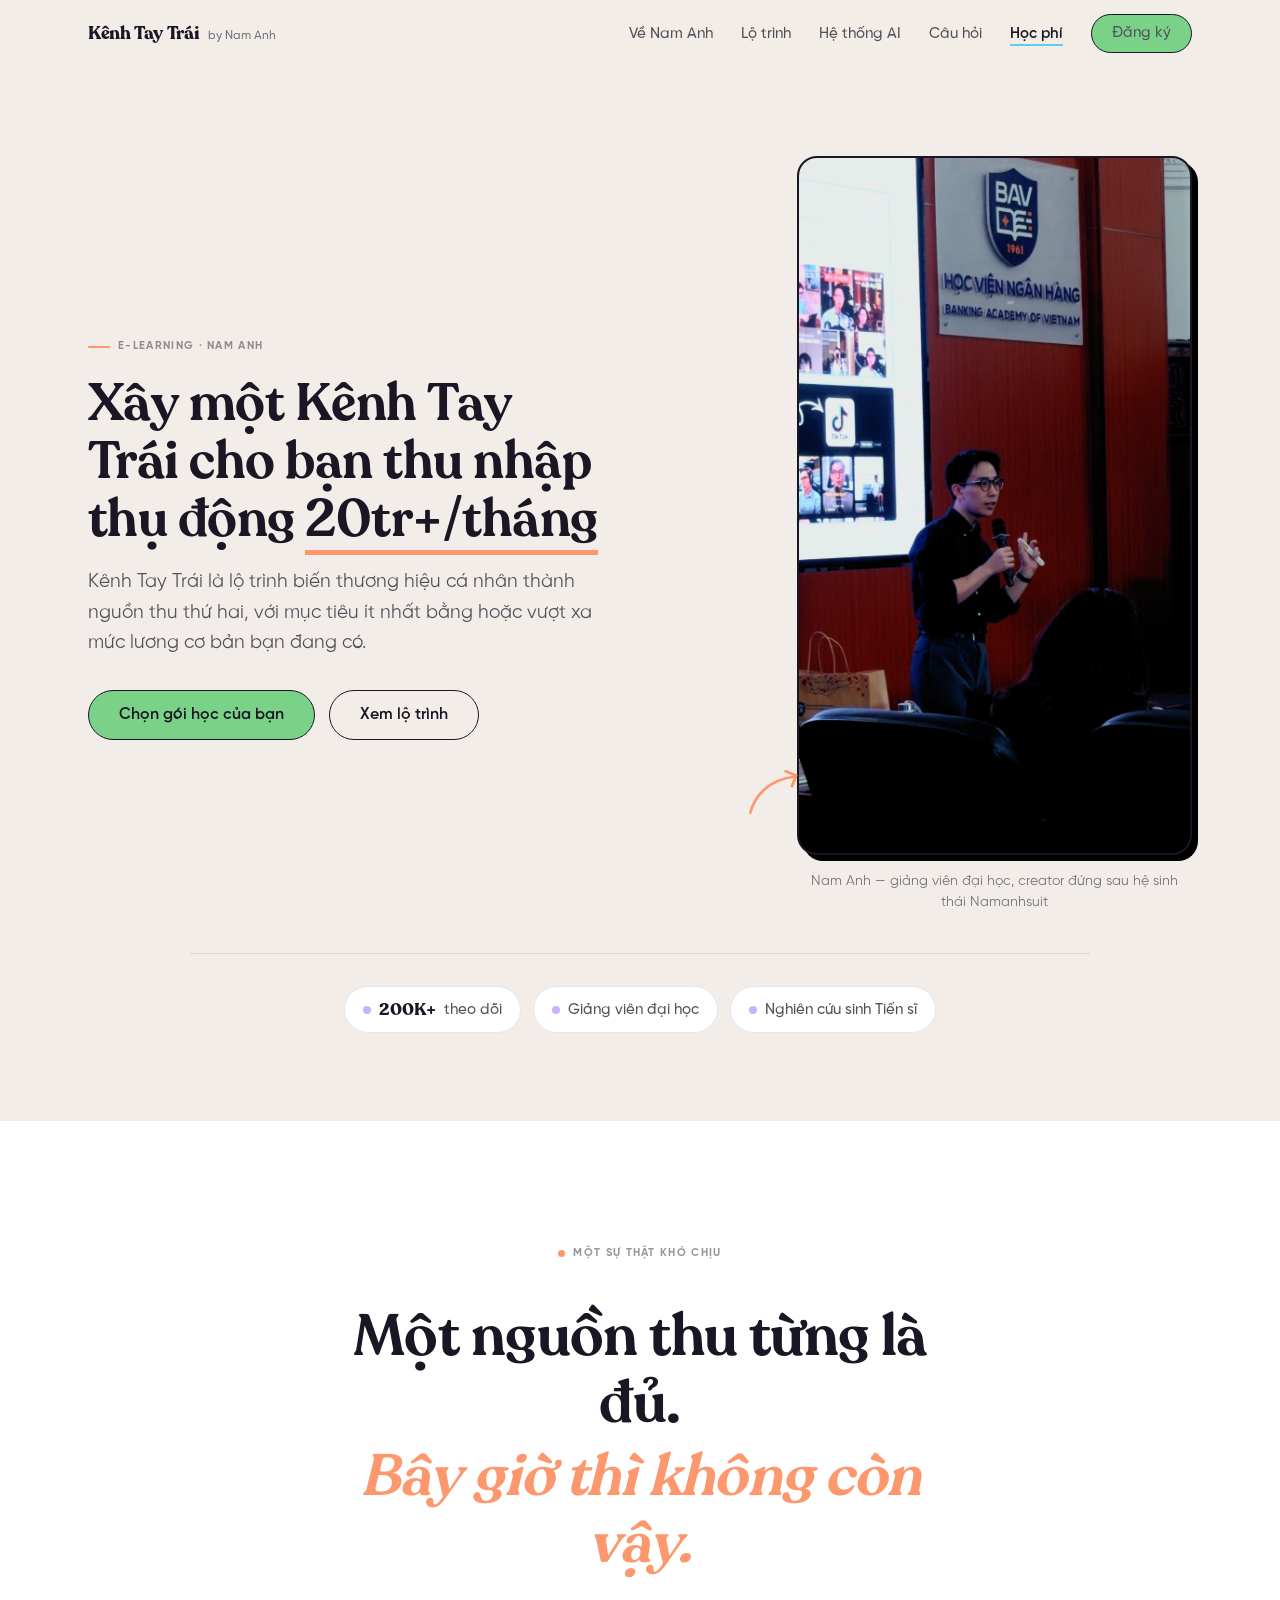
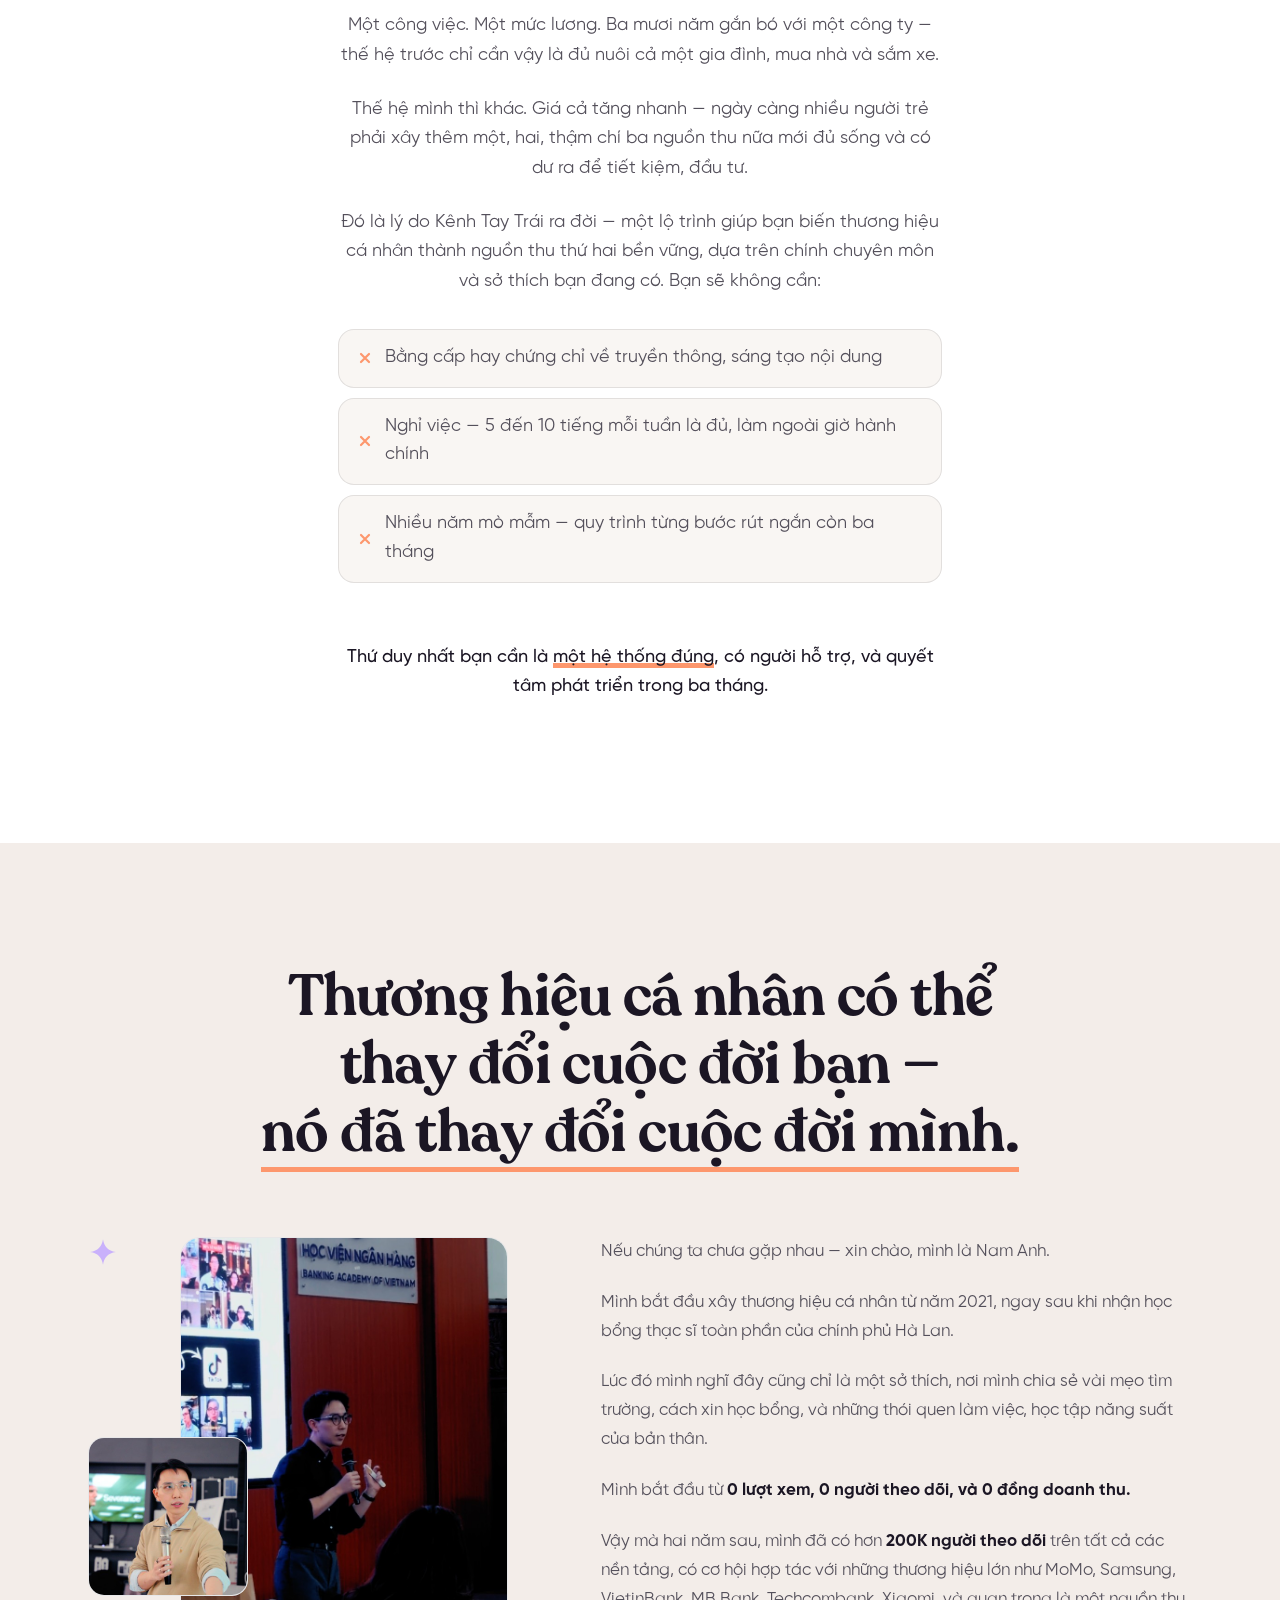
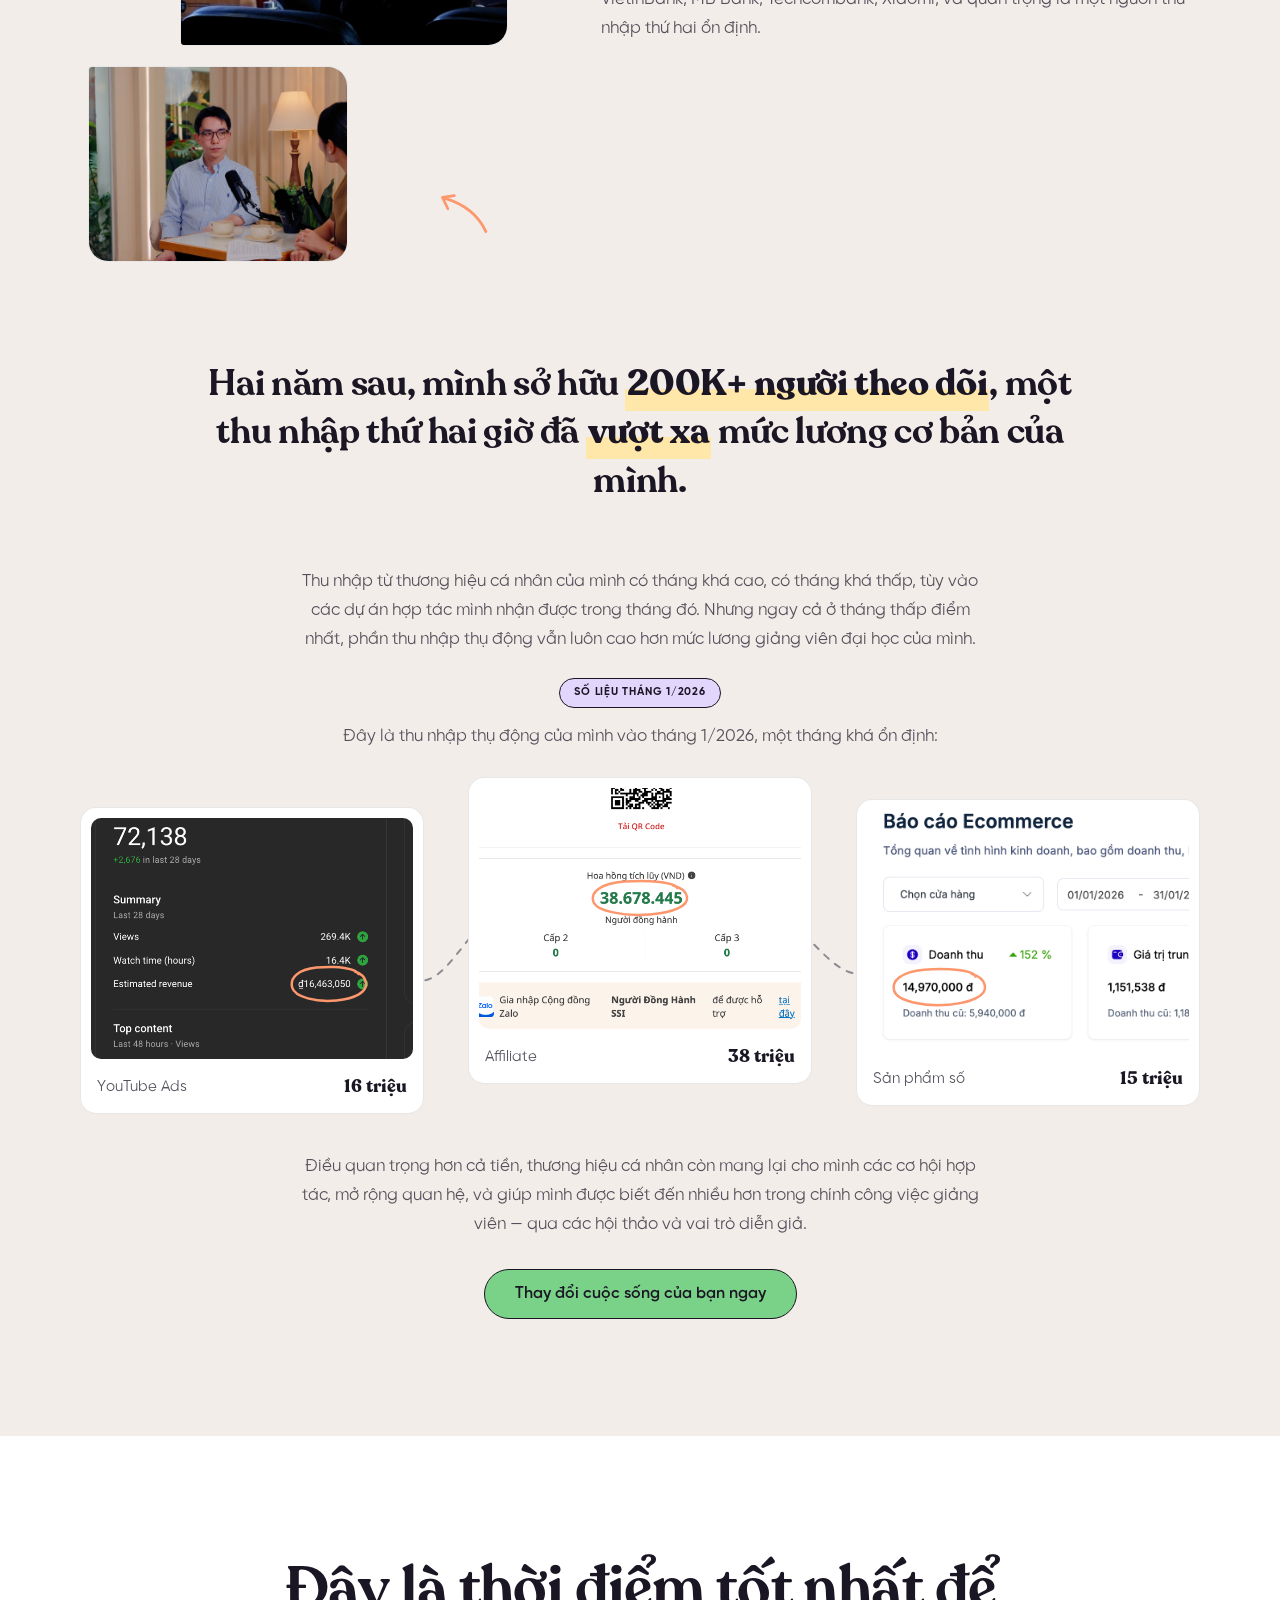
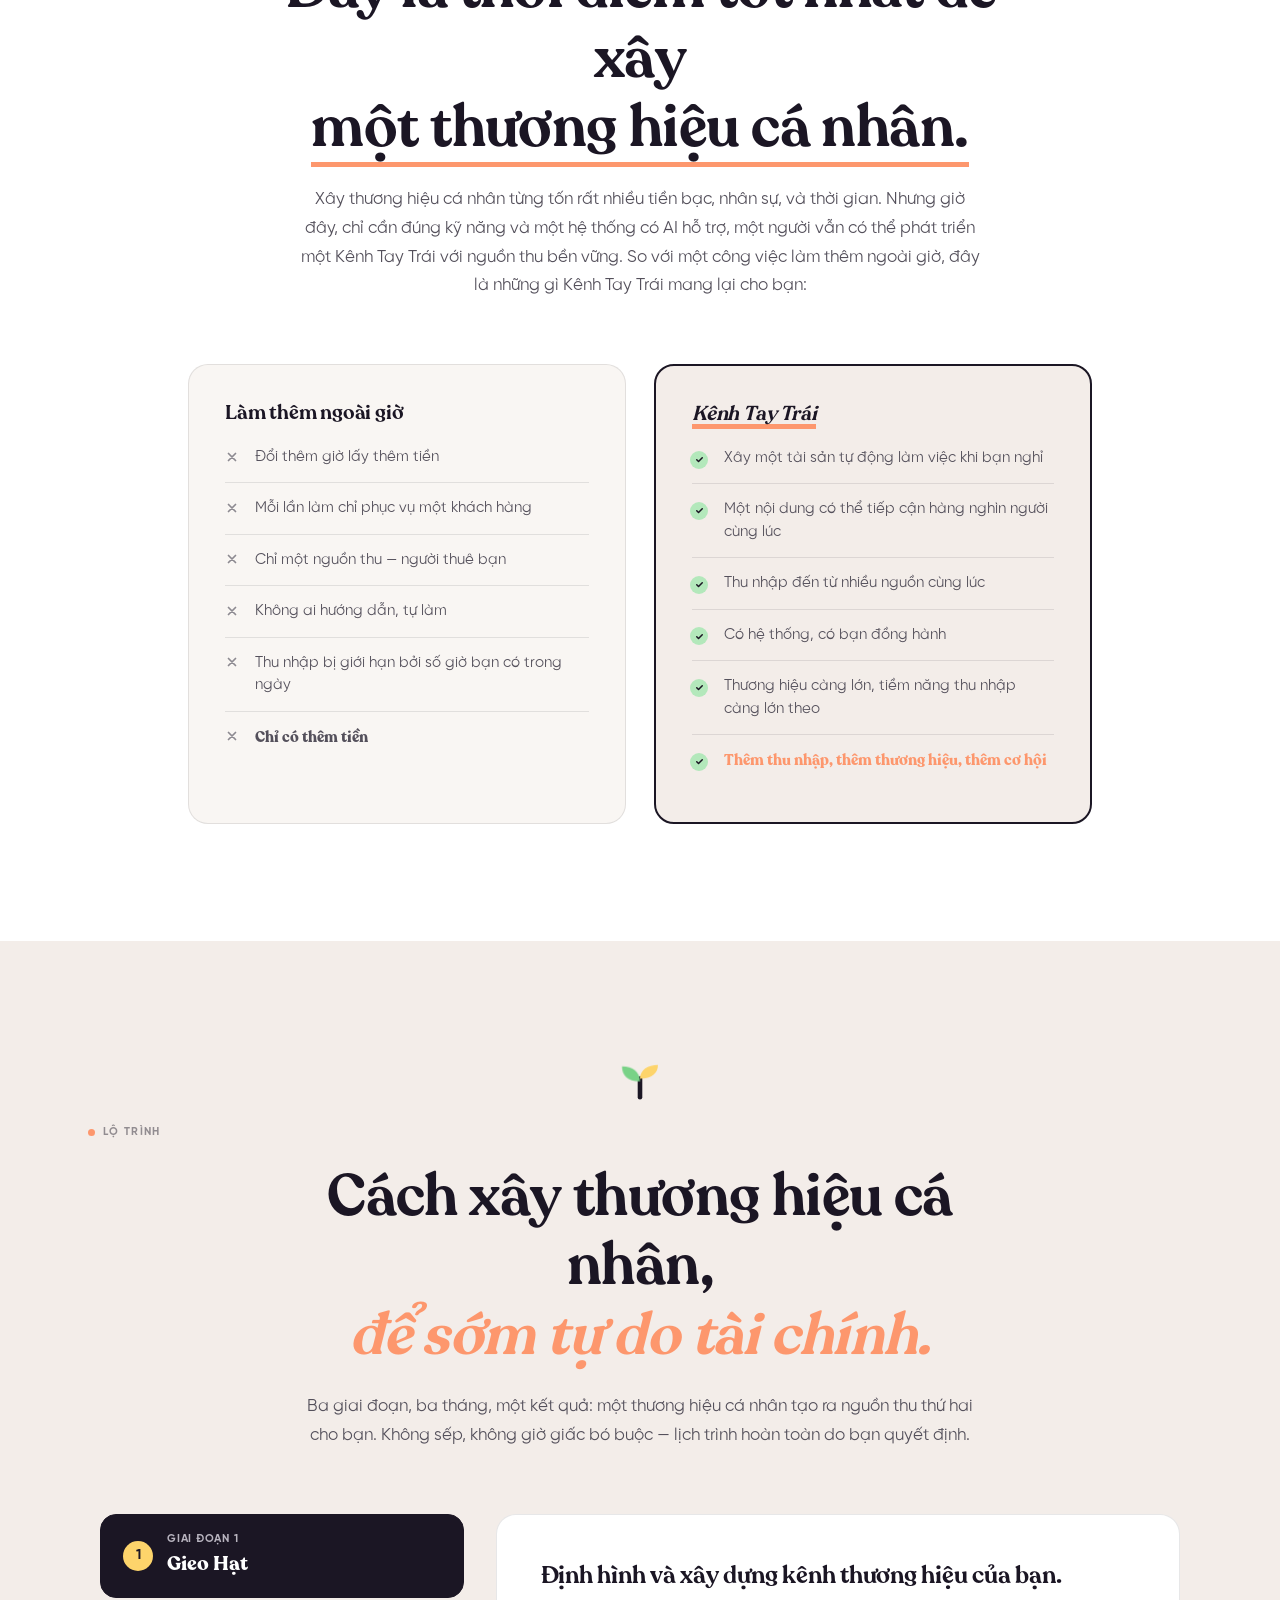
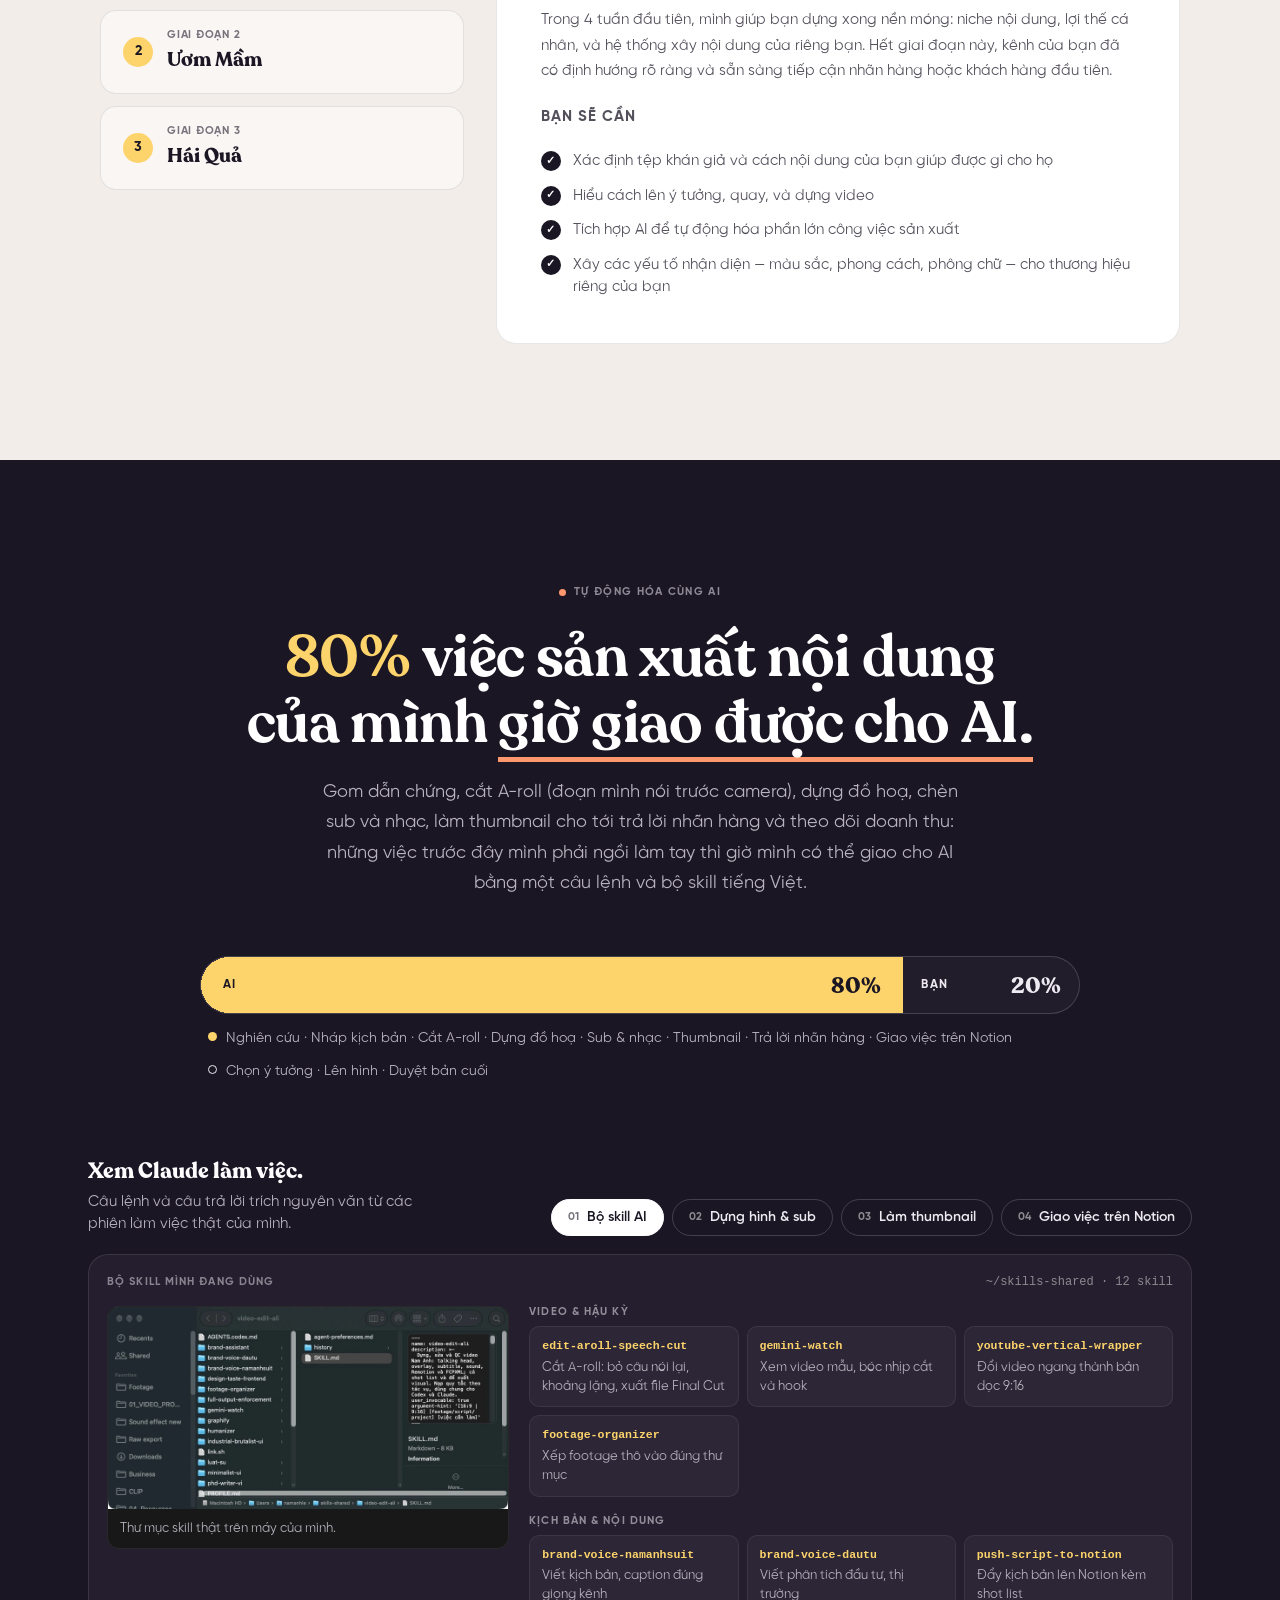
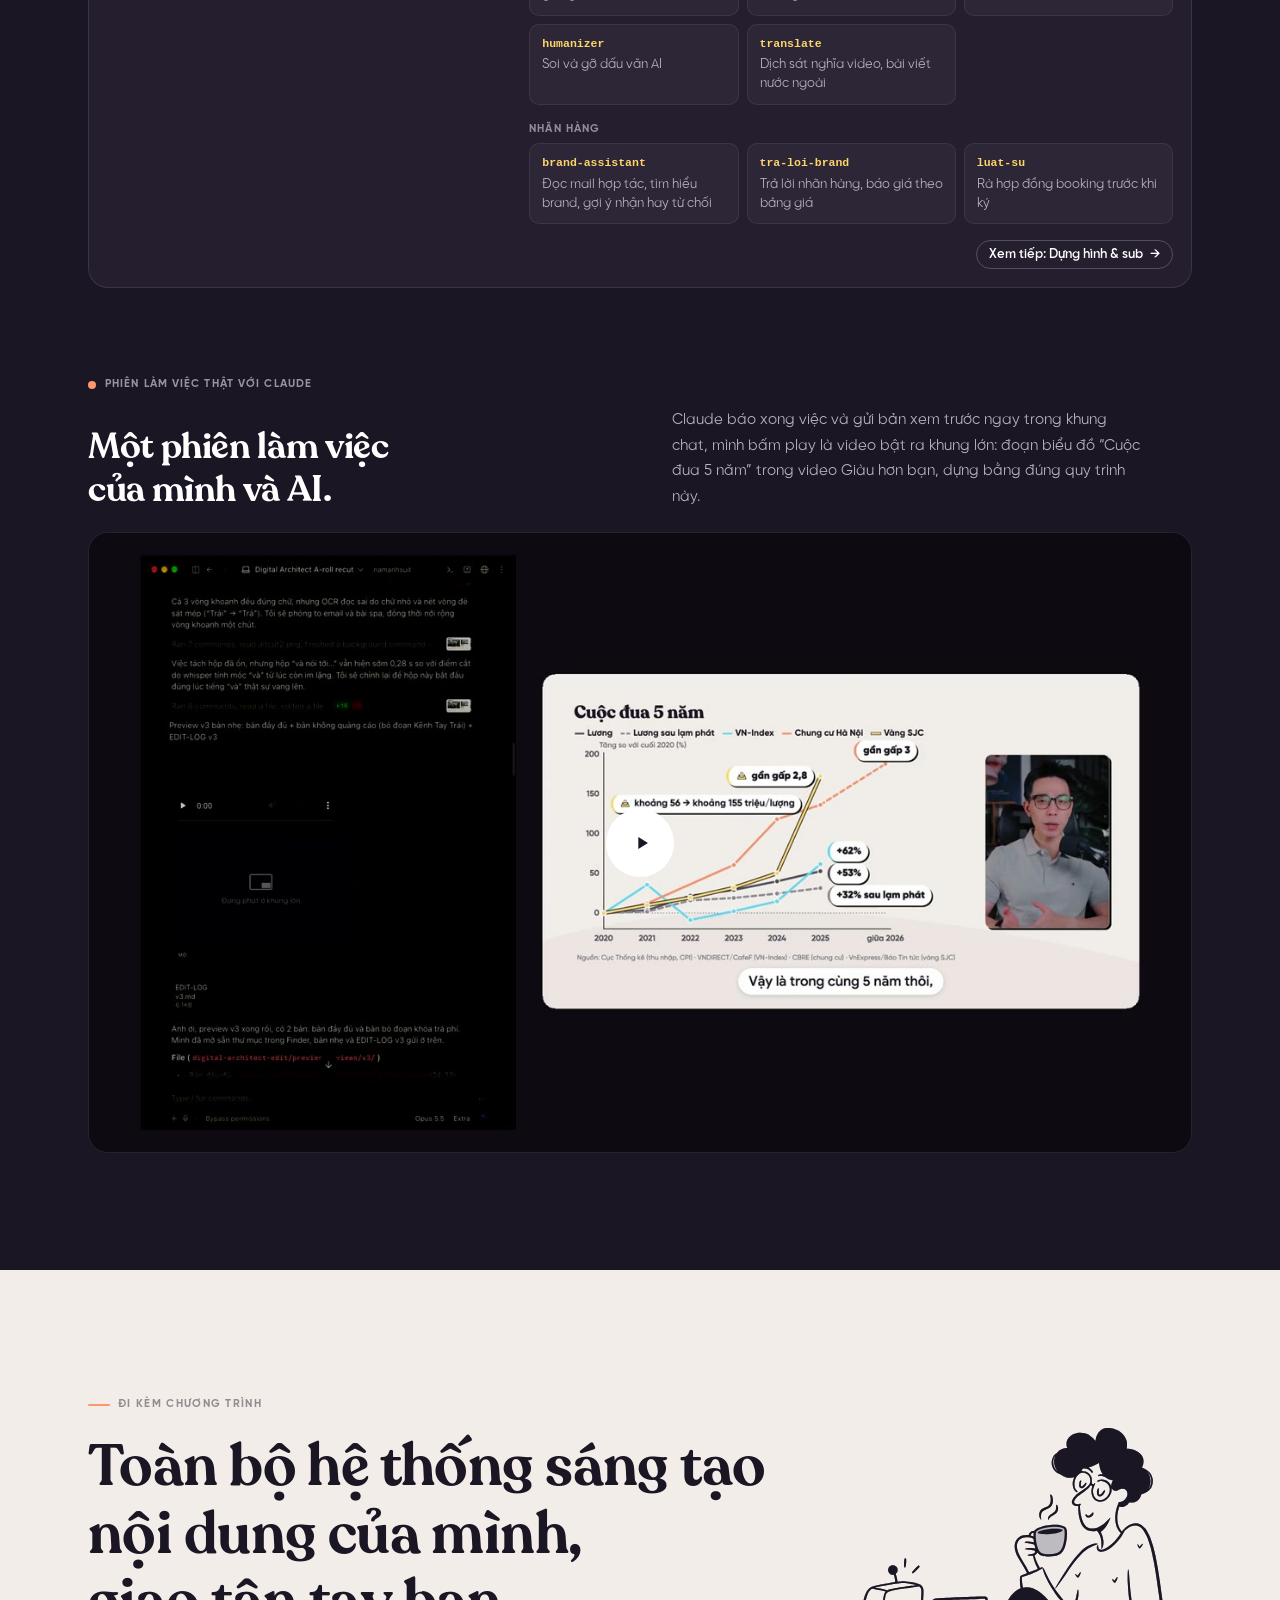
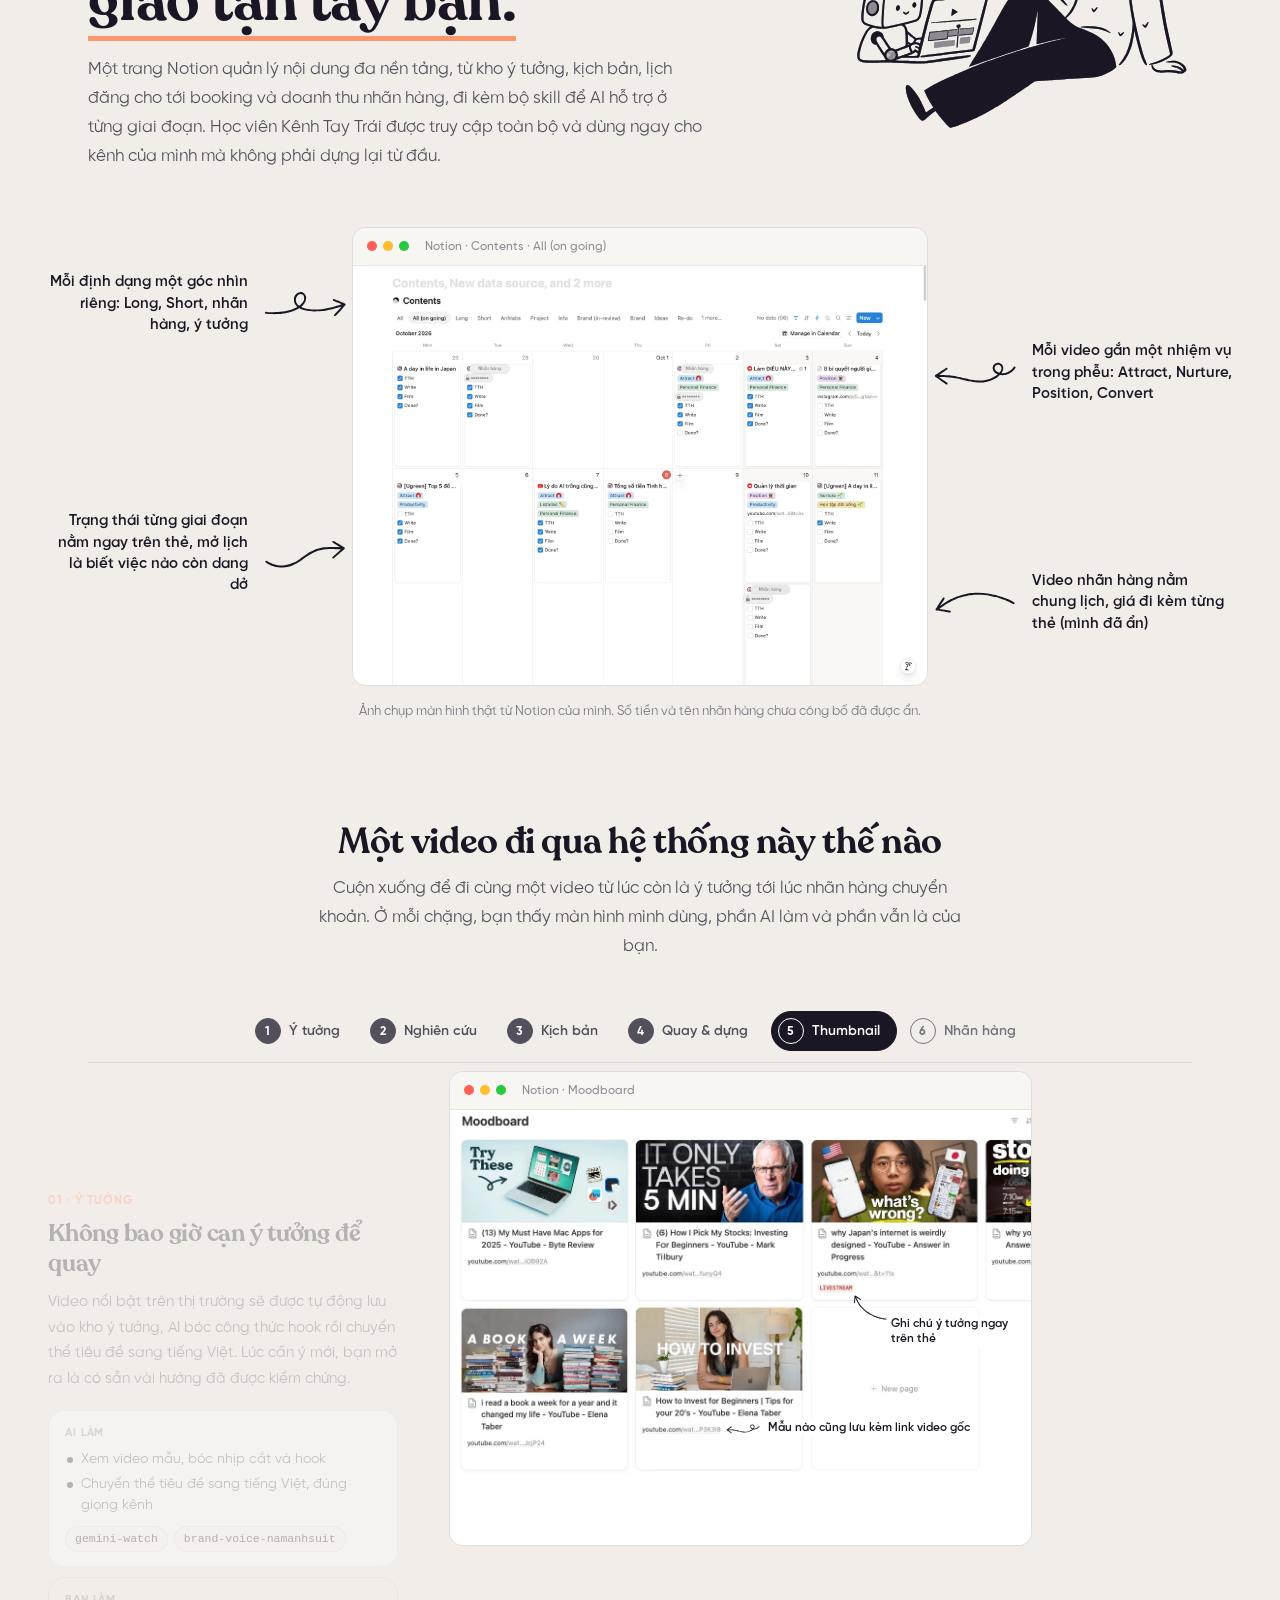
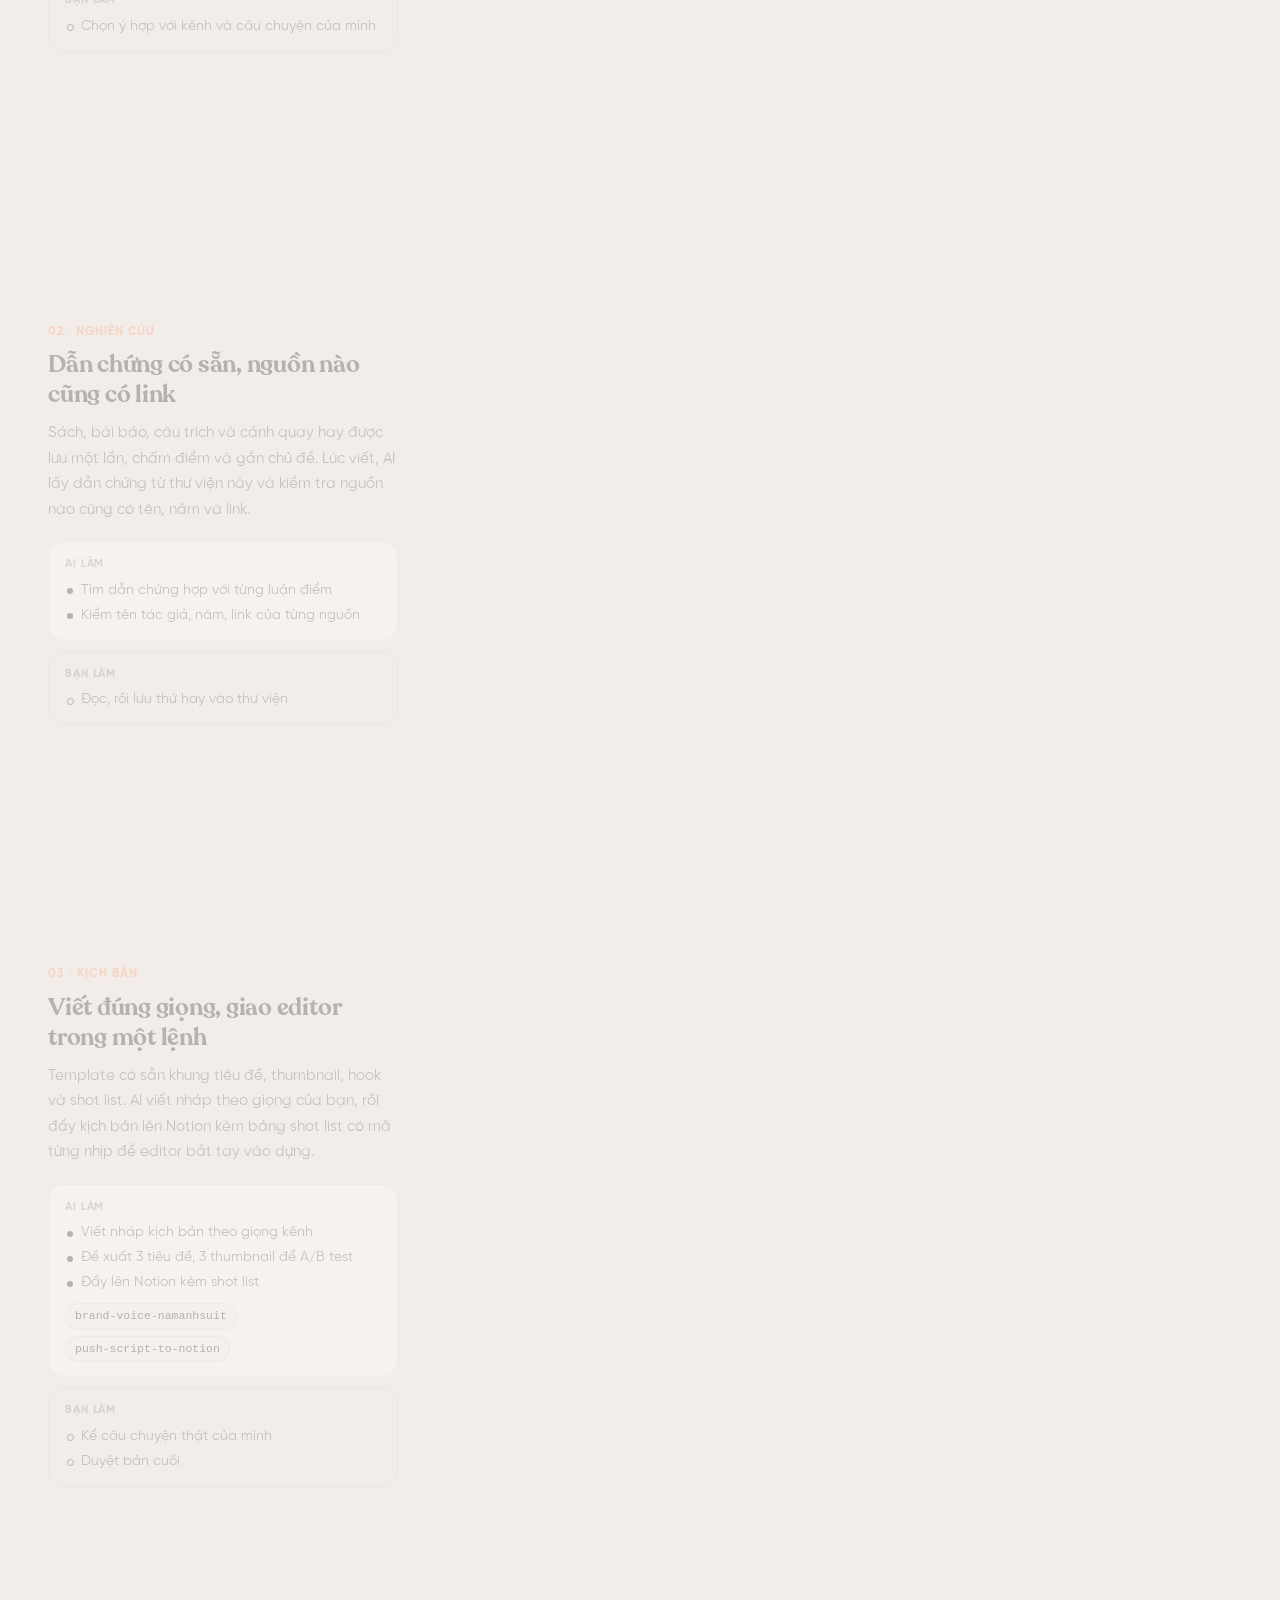
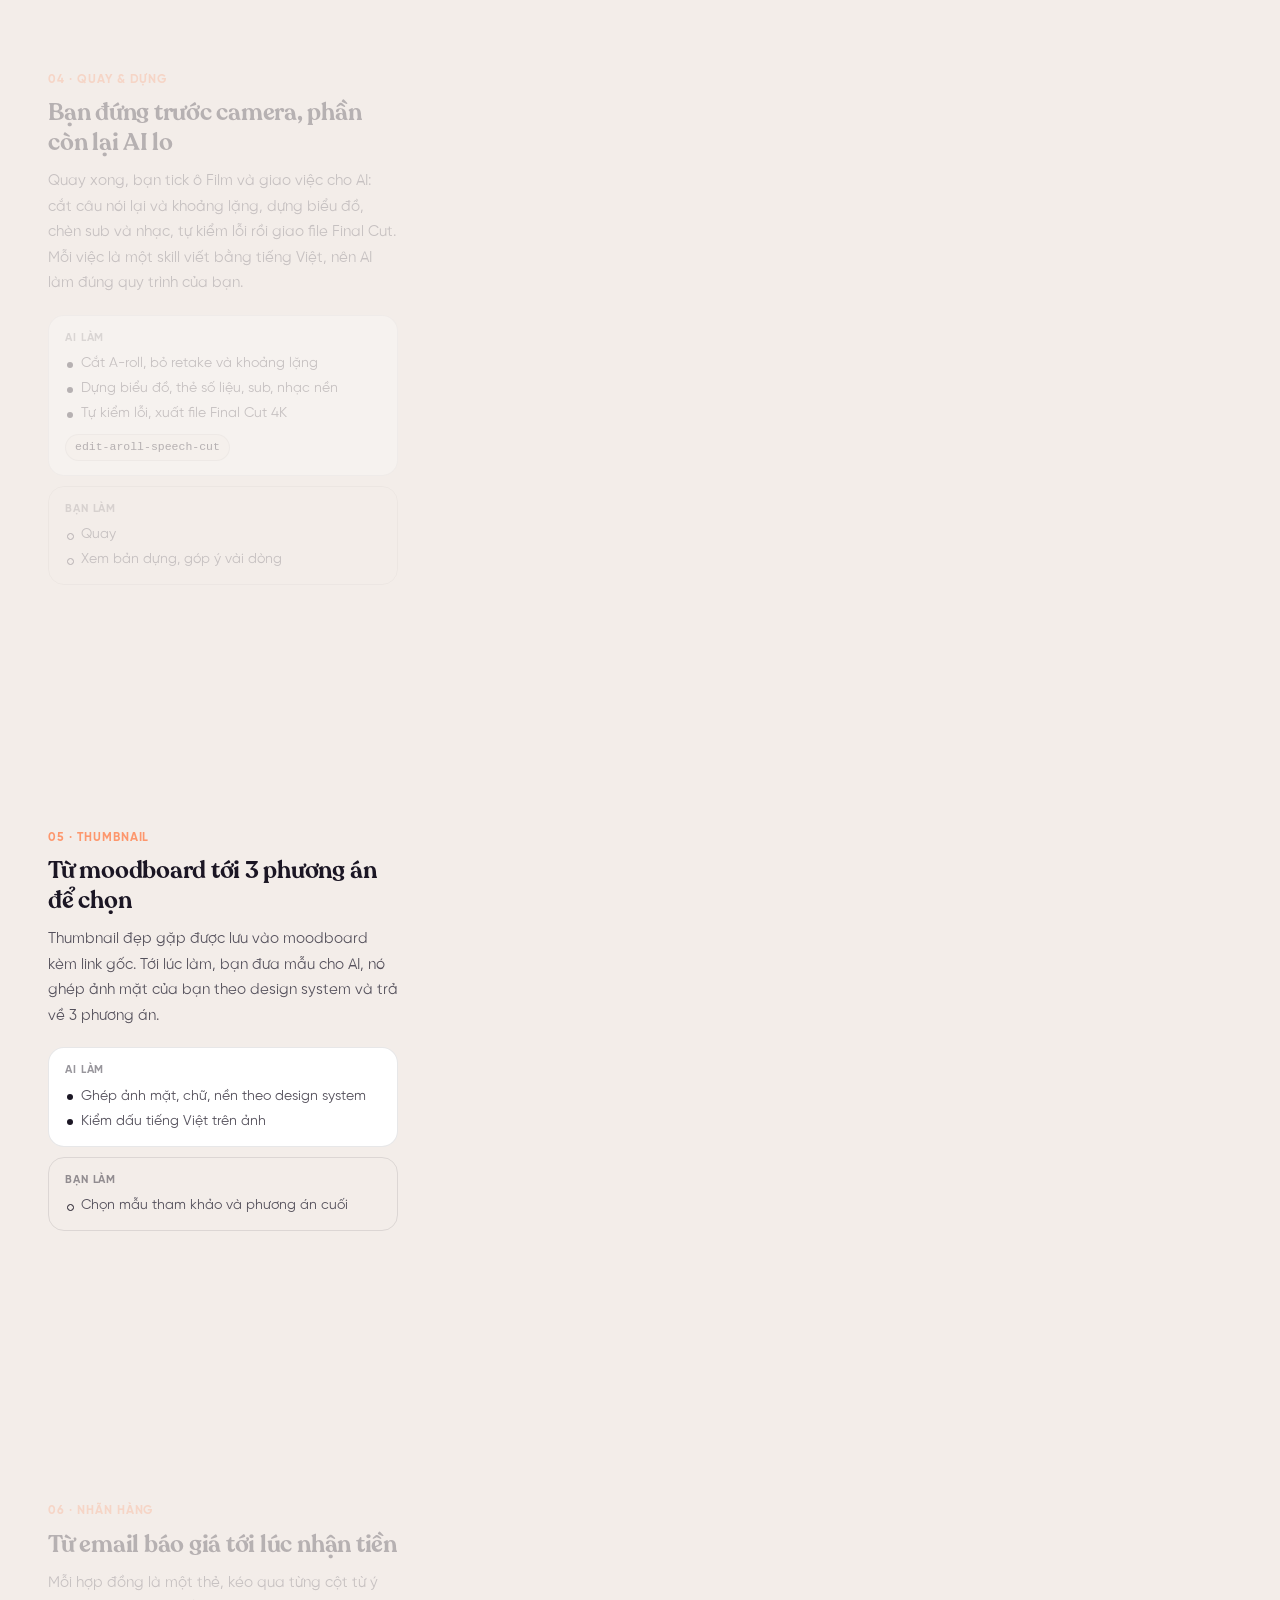
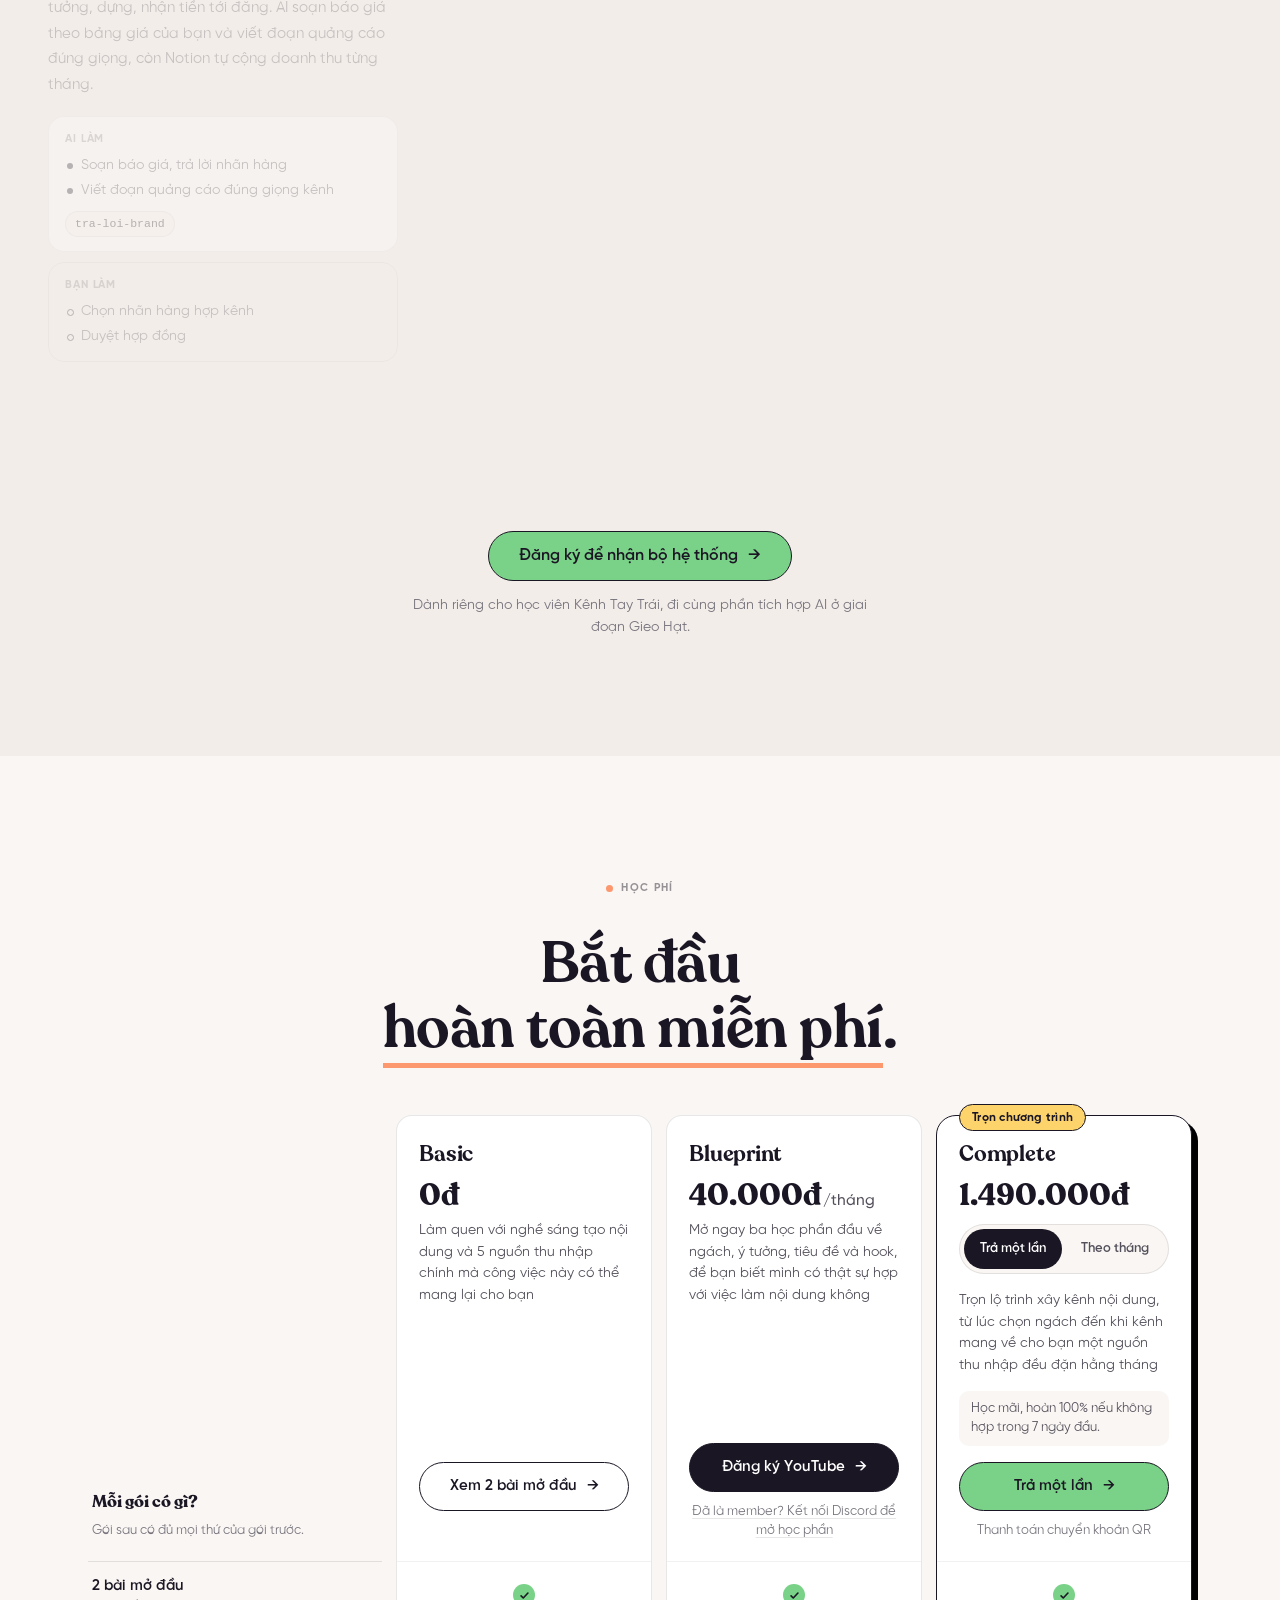
<file: index.html>
<!doctype html>
<html lang="vi">
<head>
<meta charset="utf-8">
<meta name="viewport" content="width=device-width, initial-scale=1">
<title>Kênh Tay Trái — Xây kênh tay trái cho thu nhập 20tr+/tháng</title>
<meta name="description" content="Lộ trình của Nam Anh giúp bạn biến thương hiệu cá nhân thành một nguồn thu tối thiểu 20 triệu mỗi tháng, có quy trình từng bước và người kèm sát.">
<meta name="theme-color" content="#F3EDE9">
<link rel="icon" href="assets/favicon/favicon.ico?v=2" sizes="any">
<link rel="icon" href="assets/favicon/favicon.svg?v=2" type="image/svg+xml">
<link rel="apple-touch-icon" href="assets/favicon/icon-180.png?v=2">
<link rel="manifest" href="site.webmanifest">
<link rel="preload" href="fonts/SVN-Recoleta%20Bold.otf" as="font" type="font/otf" crossorigin>
<link rel="preload" href="fonts/SVN-Gilroy%20Regular.otf" as="font" type="font/otf" crossorigin>
<link rel="stylesheet" href="css/styles.css?v=55">
</head>
<body>

<header class="nav" id="nav">
  <div class="container nav__inner">
    <a class="nav__brand" href="#top" aria-label="Kênh Tay Trái — về đầu trang">
      <b>Kênh Tay Trái</b>
      <span>by Nam Anh</span>
    </a>
    <nav class="nav__links" aria-label="Điều hướng chính">
      <a href="#ve-nam-anh">Về Nam Anh</a>
      <a href="#chuong-trinh">Lộ trình</a>
      <a href="#he-thong-ai">Hệ thống AI</a>
      <a href="#quy-trinh">Câu hỏi</a>
      <a href="#hoc-phi">Học phí</a>
      <a class="btn btn--mint btn--sm" href="#hoc-phi">Đăng ký</a>
    </nav>
  </div>
  <div class="nav__progress" id="navProgress" aria-hidden="true"></div>
</header>

<main id="top">

  <!-- ============================ 1. HERO ============================ -->
  <section class="hero">
    <div class="container">

      <div class="hero__grid">

        <div class="hero__copy">
          <p class="eyebrow">E-learning · Nam Anh</p>
          <h1>
            Xây một Kênh Tay Trái cho bạn
            thu nhập thụ động <span class="mark mark--underline num">20tr+/tháng</span>
          </h1>
          <p class="hero__sub">
            Kênh Tay Trái là lộ trình biến thương hiệu cá nhân thành nguồn thu
            thứ hai, với mục tiêu ít nhất bằng hoặc vượt xa mức lương cơ bản
            bạn đang có.
          </p>

          <div class="hero__actions">
            <a class="btn btn--mint" href="#hoc-phi">Chọn gói học của bạn</a>
            <a class="btn btn--outline" href="#chuong-trinh">Xem lộ trình</a>
          </div>
        </div>

        <figure class="hero__video" id="video">
          <div class="hero__player">
            <img src="assets/img/hero-talk-hvnh.jpg" alt="Nam Anh chia sẻ trước sinh viên tại Học viện Ngân hàng" width="840" height="1493" fetchpriority="high" decoding="async">
          </div>

          <svg class="hero__deco" viewBox="0 0 60 46" aria-hidden="true">
            <path d="M5 42 C 9 26, 22 11, 47 8" fill="none" stroke="var(--coral)" stroke-width="2.5" stroke-linecap="round"/>
            <path d="M38 3 L48 7 L44 17" fill="none" stroke="var(--coral)" stroke-width="2.5" stroke-linecap="round" stroke-linejoin="round"/>
          </svg>

          <figcaption class="hero__credit">
            Nam Anh — giảng viên đại học, creator đứng sau hệ sinh thái Namanhsuit
          </figcaption>
        </figure>

      </div>

      <ul class="hero__tags" aria-label="Về Nam Anh">
        <li><b class="num" data-count="200K+">200K+</b> theo dõi</li>
        <li>Giảng viên đại học</li>
        <li>Nghiên cứu sinh Tiến sĩ</li>
      </ul>

    </div>
  </section>

  <!-- ============================ 2. LÝ DO ============================ -->
  <section class="section reasons bg-white" id="ly-do">
    <div class="container reasons__inner reveal">

      <p class="eyebrow eyebrow--center">Một sự thật khó chịu</p>

      <h2 class="reasons__title">
        Một nguồn thu từng là đủ.<br>
        <em>Bây giờ thì không còn vậy.</em>
      </h2>

      <p class="reasons__body">
        Một công việc. Một mức lương. Ba mươi năm gắn bó với một công ty —
        thế hệ trước chỉ cần vậy là đủ nuôi cả một gia đình, mua nhà và sắm xe.
      </p>

      <p class="reasons__body">
        Thế hệ mình thì khác. Giá cả tăng nhanh — ngày càng nhiều người trẻ
        phải xây thêm một, hai, thậm chí ba nguồn thu nữa mới đủ sống và có
        dư ra để tiết kiệm, đầu tư.
      </p>

      <p class="reasons__body">
        Đó là lý do Kênh Tay Trái ra đời — một lộ trình giúp bạn biến thương
        hiệu cá nhân thành nguồn thu thứ hai bền vững, dựa trên chính chuyên
        môn và sở thích bạn đang có. Bạn sẽ không cần:
      </p>

      <ul class="reasons__list" data-reveal-group>
        <li>Bằng cấp hay chứng chỉ về truyền thông, sáng tạo nội dung</li>
        <li>Nghỉ việc — 5 đến 10 tiếng mỗi tuần là đủ, làm ngoài giờ hành chính</li>
        <li>Nhiều năm mò mẫm — quy trình từng bước rút ngắn còn ba tháng</li>
      </ul>

      <p class="reasons__body reasons__closing">
        Thứ duy nhất bạn cần là <span class="mark mark--underline">một hệ thống đúng</span>,
        có người hỗ trợ, và quyết tâm phát triển trong ba tháng.
      </p>

    </div>
  </section>

  <!-- ============================ 3. VỀ NAM ANH ============================ -->
  <section class="section story bg-cream" id="ve-nam-anh">
    <div class="container">

      <h2 class="story__title reveal">
        Thương hiệu cá nhân có thể thay đổi cuộc đời bạn —
        <span class="mark mark--underline">nó đã thay đổi cuộc đời mình.</span>
      </h2>

      <div class="story__grid">

        <div class="story__collage reveal">
          <svg class="story__deco story__deco--1" viewBox="0 0 40 40" aria-hidden="true">
            <path d="M20 3 C21.6 13, 27 18.4, 37 20 C27 21.6, 21.6 27, 20 37 C18.4 27, 13 21.6, 3 20 C13 18.4, 18.4 13, 20 3 Z" fill="var(--lavender)"/>
          </svg>

          <div class="story__photo story__photo--main">
            <img src="assets/img/story-talk-hvnh.jpg" alt="Nam Anh nói chuyện trước sinh viên tại Học viện Ngân hàng" width="700" height="875" loading="lazy" decoding="async">
          </div>

          <div class="story__photo story__photo--small">
            <img src="assets/img/story-store-talk.jpg" alt="Nam Anh cầm micro chia sẻ tại một buổi workshop" width="400" height="400" loading="lazy" decoding="async">
          </div>

          <div class="story__photo story__photo--bottom">
            <img src="assets/img/story-podcast.jpg" alt="Nam Anh trong một buổi ghi hình podcast" width="600" height="450" loading="lazy" decoding="async">
          </div>

          <svg class="story__deco story__deco--arrow" viewBox="0 0 60 46" aria-hidden="true">
            <path d="M52 41 C 46 28, 34 16, 13 10" fill="none" stroke="var(--coral)" stroke-width="2.5" stroke-linecap="round"/>
            <path d="M23 8 L12 9.5 L17 20" fill="none" stroke="var(--coral)" stroke-width="2.5" stroke-linecap="round" stroke-linejoin="round"/>
          </svg>
        </div>

        <div class="story__copy reveal">
          <p>Nếu chúng ta chưa gặp nhau — xin chào, mình là Nam Anh.</p>

          <p>
            Mình bắt đầu xây thương hiệu cá nhân từ năm 2021, ngay sau khi nhận
            học bổng thạc sĩ toàn phần của chính phủ Hà Lan.
          </p>

          <p>
            Lúc đó mình nghĩ đây cũng chỉ là một sở thích, nơi mình chia sẻ vài
            mẹo tìm trường, cách xin học bổng, và những thói quen làm việc,
            học tập năng suất của bản thân.
          </p>

          <p>Mình bắt đầu từ <strong>0 lượt xem, 0 người theo dõi, và 0 đồng doanh thu.</strong></p>

          <p>
            Vậy mà hai năm sau, mình đã có hơn <strong>200K người theo dõi</strong>
            trên tất cả các nền tảng, có cơ hội hợp tác với những thương hiệu
            lớn như MoMo, Samsung, VietinBank, MB Bank, Techcombank, Xiaomi,
            và quan trọng là một nguồn thu nhập thứ hai ổn định.
          </p>
        </div>

      </div>

      <!-- ---- Hành trình 2 năm ---- -->
      <h3 class="story__milestone reveal">
        Hai năm sau, mình sở hữu <span class="hl"><span class="num" data-count="200K+">200K+</span> người theo dõi</span>,
        một thu nhập thứ hai giờ đã <span class="hl">vượt xa</span> mức lương
        cơ bản của mình.
      </h3>

      <div class="story__outro reveal">
        <p>
          Thu nhập từ thương hiệu cá nhân của mình có tháng khá cao, có tháng
          khá thấp, tùy vào các dự án hợp tác mình nhận được trong tháng đó.
          Nhưng ngay cả ở tháng thấp điểm nhất, phần thu nhập thụ động vẫn luôn
          cao hơn mức lương giảng viên đại học của mình.
        </p>

        <span class="badge-lav">Số liệu tháng 1/2026</span>
        <p>Đây là thu nhập thụ động của mình vào tháng 1/2026, một tháng khá ổn định:</p>

        <div class="story__proof" data-reveal-group data-reveal-items=".story__proof-card">
          <svg class="story__proof-links" viewBox="0 0 1000 420" preserveAspectRatio="none" aria-hidden="true">
            <path d="M296 252 C 318 262, 331 228, 353 192"/>
            <path d="M647 196 C 670 230, 686 254, 707 242"/>
          </svg>

          <figure class="rv-target story__proof-card story__proof-card--a">
            <div class="story__shot">
              <img src="assets/img/crop-youtube.png" alt="Ảnh chụp YouTube Studio, mục doanh thu ước tính 28 ngày gần nhất là 16.463.050 đồng" width="640" height="480" loading="lazy" decoding="async">
              <svg class="story__ring" style="left:61%;top:61%;width:26%;height:16%" viewBox="0 0 100 60" preserveAspectRatio="none" aria-hidden="true">
                <path d="M84 14 C 82 5, 58 1, 34 4 C 12 7, 2 20, 5 35 C 8 50, 34 58, 58 55 C 80 52, 95 42, 93 27 C 92 19, 87 13, 80 10"/>
              </svg>
            </div>
            <figcaption>
              <span>YouTube Ads</span>
              <b class="num" data-count="16 triệu">16 triệu</b>
            </figcaption>
          </figure>

          <figure class="rv-target story__proof-card story__proof-card--b">
            <div class="story__shot">
              <img src="assets/img/crop-ssi.png" alt="Ảnh chụp trang Người Đồng Hành của SSI, hoa hồng tích lũy 38.678.445 đồng" width="1200" height="900" loading="lazy" decoding="async">
              <svg class="story__ring" style="left:34%;top:38%;width:33%;height:16%" viewBox="0 0 100 60" preserveAspectRatio="none" aria-hidden="true">
                <path d="M84 14 C 82 5, 58 1, 34 4 C 12 7, 2 20, 5 35 C 8 50, 34 58, 58 55 C 80 52, 95 42, 93 27 C 92 19, 87 13, 80 10"/>
              </svg>
            </div>
            <figcaption>
              <span>Affiliate</span>
              <b class="num" data-count="38 triệu">38 triệu</b>
            </figcaption>
          </figure>

          <figure class="rv-target story__proof-card story__proof-card--c">
            <div class="story__shot">
              <img src="assets/img/crop-ecom.png" alt="Ảnh chụp báo cáo doanh thu sản phẩm số, doanh thu 14.970.000 đồng" width="800" height="600" loading="lazy" decoding="async">
              <svg class="story__ring" style="left:7%;top:65%;width:32%;height:17%" viewBox="0 0 100 60" preserveAspectRatio="none" aria-hidden="true">
                <path d="M84 14 C 82 5, 58 1, 34 4 C 12 7, 2 20, 5 35 C 8 50, 34 58, 58 55 C 80 52, 95 42, 93 27 C 92 19, 87 13, 80 10"/>
              </svg>
            </div>
            <figcaption>
              <span>Sản phẩm số</span>
              <b class="num" data-count="15 triệu">15 triệu</b>
            </figcaption>
          </figure>
        </div>

        <p>
          Điều quan trọng hơn cả tiền, thương hiệu cá nhân còn mang lại cho
          mình các cơ hội hợp tác, mở rộng quan hệ, và giúp mình được biết
          đến nhiều hơn trong chính công việc giảng viên — qua các hội thảo
          và vai trò diễn giả.
        </p>

        <a class="btn btn--mint story__cta" href="#hoc-phi">Thay đổi cuộc sống của bạn ngay</a>
      </div>

    </div>
  </section>

  <!-- ============================ 4. SO SÁNH ============================ -->
  <section class="section compare bg-white" id="so-sanh">
    <div class="container compare__inner">

      <h2 class="compare__title reveal">
        Đây là thời điểm tốt nhất để xây
        <span class="mark mark--underline">một thương hiệu cá nhân.</span>
      </h2>

      <p class="compare__intro reveal">
        Xây thương hiệu cá nhân từng tốn rất nhiều tiền bạc, nhân sự, và thời
        gian. Nhưng giờ đây, chỉ cần đúng kỹ năng và một hệ thống có AI hỗ
        trợ, một người vẫn có thể phát triển một Kênh Tay Trái với nguồn thu
        bền vững. So với một công việc làm thêm ngoài giờ, đây là những gì
        Kênh Tay Trái mang lại cho bạn:
      </p>

      <div class="compare__grid" data-reveal-group>
        <div class="compare__col">
          <h3 class="compare__colhead">Làm thêm ngoài giờ</h3>
          <ul class="compare__list">
            <li>Đổi thêm giờ lấy thêm tiền</li>
            <li>Mỗi lần làm chỉ phục vụ một khách hàng</li>
            <li>Chỉ một nguồn thu — người thuê bạn</li>
            <li>Không ai hướng dẫn, tự làm</li>
            <li>Thu nhập bị giới hạn bởi số giờ bạn có trong ngày</li>
            <li class="compare__final">Chỉ có thêm tiền</li>
          </ul>
        </div>

        <div class="compare__col compare__col--highlight">
          <h3 class="compare__colhead">
            <span class="mark--underline num">Kênh Tay Trái</span>
          </h3>
          <ul class="compare__list">
            <li>Xây một tài sản tự động làm việc khi bạn nghỉ</li>
            <li>Một nội dung có thể tiếp cận hàng nghìn người cùng lúc</li>
            <li>Thu nhập đến từ nhiều nguồn cùng lúc</li>
            <li>Có hệ thống, có bạn đồng hành</li>
            <li>Thương hiệu càng lớn, tiềm năng thu nhập càng lớn theo</li>
            <li class="compare__final">Thêm thu nhập, thêm thương hiệu, thêm cơ hội</li>
          </ul>
        </div>
      </div>

    </div>
  </section>

  <!-- ============================ 5. LỘ TRÌNH ============================ -->
  <section class="section roadmap bg-cream" id="chuong-trinh">
    <div class="container">

      <svg class="sprout reveal" viewBox="0 0 32 32" aria-hidden="true">
        <path class="sprout__stem" d="M16 28 V15"/>
        <path class="sprout__leaf sprout__leaf--l" d="M16 17 C 7 17, 3.5 12.5, 3.5 6.5 C 11 6.5, 16 10.5, 16 17 Z" fill="var(--mint)"/>
        <path class="sprout__leaf sprout__leaf--r" d="M16 15 C 24.5 15, 28.5 11, 28.5 5.5 C 21.5 5.5, 16 9, 16 15 Z" fill="var(--yellow)"/>
      </svg>

      <p class="eyebrow eyebrow--center">Lộ trình</p>

      <h2 class="roadmap__title reveal">
        Cách xây thương hiệu cá nhân,<br>
        <em>để sớm tự do tài chính.</em>
      </h2>

      <p class="roadmap__intro reveal">
        Ba giai đoạn, ba tháng, một kết quả: một thương hiệu cá nhân tạo ra
        nguồn thu thứ hai cho bạn. Không sếp, không giờ giấc bó buộc — lịch
        trình hoàn toàn do bạn quyết định.
      </p>

      <div class="roadmap__grid reveal">

        <div class="roadmap__tabs" role="tablist" data-reveal-group>
          <button class="roadmap__tab is-active" data-phase="1" role="tab" aria-selected="true">
            <i class="tab-num">1</i><span>Giai đoạn 1</span>
            <b>Gieo Hạt</b>
          </button>
          <button class="roadmap__tab" data-phase="2" role="tab" aria-selected="false">
            <i class="tab-num">2</i><span>Giai đoạn 2</span>
            <b>Ươm Mầm</b>
          </button>
          <button class="roadmap__tab" data-phase="3" role="tab" aria-selected="false">
            <i class="tab-num">3</i><span>Giai đoạn 3</span>
            <b>Hái Quả</b>
          </button>
        </div>

        <div class="roadmap__panel">

          <div class="roadmap__pane is-active" data-pane="1">
            <h3>Định hình và xây dựng kênh thương hiệu của bạn.</h3>
            <p>
              Trong 4 tuần đầu tiên, mình giúp bạn dựng xong nền móng: niche
              nội dung, lợi thế cá nhân, và hệ thống xây nội dung của riêng
              bạn. Hết giai đoạn này, kênh của bạn đã có định hướng rõ ràng
              và sẵn sàng tiếp cận nhãn hàng hoặc khách hàng đầu tiên.
            </p>
            <p class="roadmap__label">Bạn sẽ cần</p>
            <ul class="roadmap__checklist">
              <li>Xác định tệp khán giả và cách nội dung của bạn giúp được gì cho họ</li>
              <li>Hiểu cách lên ý tưởng, quay, và dựng video</li>
              <li>Tích hợp AI để tự động hóa phần lớn công việc sản xuất</li>
              <li>Xây các yếu tố nhận diện — màu sắc, phong cách, phông chữ — cho thương hiệu riêng của bạn</li>
            </ul>
          </div>

          <div class="roadmap__pane" data-pane="2">
            <h3>Xây các nguồn thu nhập từ thương hiệu cá nhân của bạn.</h3>
            <p>
              Có người theo dõi chưa đồng nghĩa với có doanh thu ổn định.
              Giai đoạn này, mình và bạn sẽ bắt đầu biến kênh tay trái thành
              nguồn thu thật, bắt đầu với:
            </p>
            <p class="roadmap__label">Bạn sẽ cần</p>
            <ul class="roadmap__checklist">
              <li>Kích hoạt thu nhập thụ động từ YouTube AdSense và Facebook Monetization</li>
              <li>Xây dựng website cá nhân chuyên nghiệp — điểm chạm đầu tiên khi làm việc cùng nhãn hàng</li>
              <li>Xây sản phẩm số đầu tiên (tùy chọn)</li>
              <li>Chọn ra 1–2 nguồn thu phù hợp nhất để tập trung trước, thay vì làm cùng lúc cả 3</li>
            </ul>
          </div>

          <div class="roadmap__pane" data-pane="3">
            <h3>Tối ưu Kênh Tay Trái của bạn và hái thu nhập thứ hai bền vững mỗi tháng.</h3>
            <p>
              Có nhiều nguồn thu chưa chắc là nguồn thu tối ưu. Đến giai đoạn
              này, mình và bạn sẽ tối ưu từng phễu — từ hợp tác nhãn hàng,
              YouTube/Facebook AdSense, đến sản phẩm số — để thu nhập tiếp
              tục tăng trưởng.
            </p>
            <p class="roadmap__label">Bạn sẽ cần</p>
            <ul class="roadmap__checklist">
              <li>Tối ưu phễu sản xuất nội dung để đăng đều và nhanh hơn</li>
              <li>Tối ưu phễu làm việc với nhãn hàng để chốt hợp tác nhanh hơn</li>
              <li>Tối ưu phễu bán sản phẩm số để tăng tỷ lệ chuyển đổi</li>
              <li>Tự động hóa quy trình cùng AI để duy trì thu nhập mà không cần bạn có mặt liên tục</li>
            </ul>
          </div>

        </div>
      </div>

    </div>
  </section>

  <!-- ============================ 6. BA ĐIỀU KHÁC BIỆT ============================ -->
  <!-- Tạm ẩn 10/11/2026 (chuyển sang e-learning, phần coaching/cộng đồng chưa đúng) -->
  <section class="section pillars bg-white" id="chuong-trinh-hoc" hidden>
    <div class="container">

      <p class="eyebrow eyebrow--center">Chương trình</p>

      <h2 class="pillars__title reveal">
        Ba điều làm nên khác biệt của
        <span class="mark mark--underline">Kênh Tay Trái.</span>
      </h2>

      <p class="pillars__intro reveal">
        Hầu hết khóa học online dừng lại ở video bài giảng. Với Kênh Tay
        Trái — bạn sẽ có một lộ trình học, một team đồng hành, và một cộng
        đồng gắn kết.
      </p>

      <div class="pillars__tabs" role="tablist" data-reveal-group>
        <button class="pillars__tab is-active" data-pillar="curriculum" role="tab" aria-selected="true">Lộ trình học</button>
        <button class="pillars__tab" data-pillar="coaching" role="tab" aria-selected="false">Coaching</button>
        <button class="pillars__tab" data-pillar="community" role="tab" aria-selected="false">Cộng đồng</button>
      </div>

      <div class="pillars__panel reveal">

        <div class="pillars__pane pillars__pane--split is-active" data-panel="curriculum">
          <div class="pillars__split">

            <div class="pillars__split-text">
              <h3>Một lộ trình toàn diện, đưa bạn từ xây thương hiệu cá nhân đến khi nó tạo ra thu nhập thật sự.</h3>
              <p>
                Video, bài tập, kịch bản, mẫu, và app đồng hành — mở khóa dần
                theo tiến độ của bạn, tránh việc bạn quá tải ngay từ đầu.
              </p>
              <p>
                10 module chính, cùng những buổi rèn kỹ năng mềm quyết định
                bạn có tự tin lên hình hay không: thuyết trình, nói trước
                camera, tư duy phản biện.
              </p>
              <p>
                Chương trình luôn được cập nhật — module mới, và nhiều hơn
                nữa.
              </p>
            </div>

            <aside class="pillars__card">
              <p class="eyebrow">Làm việc trực tiếp</p>
              <div class="pillars__card-photo">
                <img src="assets/img/nam-anh-live-session.jpg" alt="Nam Anh trong một buổi trò chuyện trực tiếp" width="1600" height="900" loading="lazy" decoding="async">
              </div>
              <h4>Không phải video quay sẵn, mà là các buổi học trực tiếp mỗi tuần.</h4>
              <p class="pillars__card-sub">
                Mình và bạn sẽ làm việc trực tiếp trong từng buổi học, qua
                Meet hoặc offline (nếu bạn đang sinh sống và làm việc tại Hà Nội).
              </p>
            </aside>

          </div>
        </div>

        <div class="pillars__pane pillars__pane--split" data-panel="coaching">
          <div class="pillars__split">

            <div class="pillars__split-text">
              <h3>Coaching trực tiếp hàng tuần.</h3>
              <ol class="pillars__numbered">
                <li>
                  <b class="num">01</b>
                  <div>Nhóm nhỏ 1–4 học viên, đồng hành cùng bạn mỗi tuần</div>
                </li>
                <li>
                  <b class="num">02</b>
                  <div>
                    Buổi coach hàng tuần theo phương pháp Problem-based
                    Learning — phương pháp học và ứng dụng chủ động tại Đại
                    học Maastricht, nơi mình học thạc sĩ, với chuyên ngành
                    Kinh doanh &amp; Kinh tế xếp hạng
                    <a href="https://www.timeshighereducation.com/world-university-rankings/maastricht-university-school-business-and-economics" target="_blank" rel="noreferrer">78 thế giới (THE 2026)</a>
                  </div>
                </li>
                <li>
                  <b class="num">03</b>
                  <div>
                    Mỗi buổi: chia sẻ chiến thắng trong tuần, báo cáo tiến độ
                    cam kết tuần trước, đặt một ưu tiên cho tuần này, và nêu
                    ra rào cản đang gặp phải
                  </div>
                </li>
              </ol>
            </div>

            <aside class="pillars__card">
              <p class="eyebrow">Coach của bạn</p>
              <div class="pillars__card-photo">
                <img src="assets/img/nam-anh-speaking.jpg" alt="Nam Anh, coach trực tiếp của chương trình" width="1280" height="720" loading="lazy" decoding="async">
              </div>
              <h4>Nam Anh</h4>
              <ul class="pillars__card-facts">
                <li>
                  <span class="pillars__card-icon" aria-hidden="true">
                    <svg viewBox="0 0 24 24" width="15" height="15" fill="none"><path d="M12 3 L22 8 L12 13 L2 8 Z" stroke="#1B1624" stroke-width="1.6" stroke-linejoin="round"/><path d="M6 10.5 V16 C6 17.5 8.5 19 12 19 C15.5 19 18 17.5 18 16 V10.5" stroke="#1B1624" stroke-width="1.6" stroke-linecap="round" stroke-linejoin="round"/></svg>
                  </span>
                  <span>Giảng viên đại học</span>
                </li>
                <li>
                  <span class="pillars__card-icon" aria-hidden="true">
                    <svg viewBox="0 0 24 24" width="15" height="15" fill="none"><path d="M4 5.5 C4 4.7 4.7 4 5.5 4 H12 V20 H5.5 C4.7 20 4 19.3 4 18.5 Z" stroke="#1B1624" stroke-width="1.6" stroke-linejoin="round"/><path d="M20 5.5 C20 4.7 19.3 4 18.5 4 H12 V20 H18.5 C19.3 20 20 19.3 20 18.5 Z" stroke="#1B1624" stroke-width="1.6" stroke-linejoin="round"/></svg>
                  </span>
                  <span>Nghiên cứu sinh Tiến sĩ</span>
                </li>
                <li>
                  <span class="pillars__card-icon" aria-hidden="true">
                    <svg viewBox="0 0 24 24" width="15" height="15" fill="none"><path d="M3 10 V14 H6 L12 18 V6 L6 10 Z" stroke="#1B1624" stroke-width="1.6" stroke-linejoin="round"/><path d="M16 9 C17.2 10 17.2 14 16 15" stroke="#1B1624" stroke-width="1.6" stroke-linecap="round"/><path d="M19 7 C21 9 21 15 19 17" stroke="#1B1624" stroke-width="1.6" stroke-linecap="round"/></svg>
                  </span>
                  <span>Chuyên môn giảng dạy Quản trị kinh doanh và Truyền thông số</span>
                </li>
              </ul>
            </aside>

          </div>
        </div>

        <div class="pillars__pane pillars__pane--split" data-panel="community">
          <div class="pillars__split">

            <div class="pillars__split-text">
              <h3>Một cộng đồng những người trẻ đang cùng làm việc này.</h3>
              <p>
                Cộng đồng riêng trên Discord, nơi có những người trẻ khác cũng
                đang biến thương hiệu cá nhân thành nguồn thu thứ hai — không
                phải để bạn tự làm một mình.
              </p>
              <ol class="pillars__numbered">
                <li>
                  <b class="num">01</b>
                  <div>Kênh Discord riêng, có thể nhắn trực tiếp cho mình khi cần</div>
                </li>
                <li>
                  <b class="num">02</b>
                  <div>Kênh riêng cho nhóm nhỏ của bạn, giữ liên lạc ngoài giờ coach hàng tuần</div>
                </li>
                <li>
                  <b class="num">03</b>
                  <div>Nơi chia sẻ tiến độ, học hỏi lẫn nhau, và ăn mừng khi bạn ra được kết quả đầu tiên</div>
                </li>
              </ol>
            </div>

            <aside class="pillars__card">
              <p class="eyebrow">Cộng đồng</p>

              <div class="mockchat">
                <div class="mockchat__bar">
                  <span></span><span></span><span></span>
                  <b># kênh-tay-trái</b>
                </div>
                <div class="mockchat__body">
                  <div class="mockchat__msg">
                    <span class="mockchat__avatar">H</span>
                    <div class="mockchat__bubble">
                      <b>Học viên mới</b>
                      <p>Mình nên bắt đầu từ đâu ạ?</p>
                    </div>
                    <span class="mockchat__dots" aria-hidden="true"><i></i><i></i><i></i></span>
                  </div>
                  <div class="mockchat__msg mockchat__msg--host">
                    <span class="mockchat__avatar">NA</span>
                    <div class="mockchat__bubble">
                      <b>Nam Anh</b>
                      <p>Bắt đầu từ đúng chuyên môn bạn đang có — mình chỉ bạn từng bước nhé!</p>
                    </div>
                    <span class="mockchat__dots" aria-hidden="true"><i></i><i></i><i></i></span>
                  </div>
                  <div class="mockchat__msg">
                    <span class="mockchat__avatar">T</span>
                    <div class="mockchat__bubble">
                      <b>Thành viên</b>
                      <p>Vừa đăng video đầu tiên 🎉</p>
                    </div>
                    <span class="mockchat__dots" aria-hidden="true"><i></i><i></i><i></i></span>
                  </div>
                </div>
              </div>

            </aside>

          </div>
        </div>

      </div>

    </div>
  </section>

  <!-- ============================ 6b. HẬU KỲ CÙNG AI (demo Claude) ============================ -->
  <section class="section aistudio bg-ink" id="he-thong-ai">
    <div class="container">

      <div class="aistudio__head reveal">
        <p class="eyebrow eyebrow--center eyebrow--dark">Tự động hóa cùng AI</p>
        <h2 class="aistudio__title">
          <span class="num" data-count="80%">80%</span> việc sản xuất nội dung của&nbsp;mình
          <span class="mark mark--underline">giờ giao được cho AI.</span>
        </h2>
        <p class="aistudio__intro">
          Gom dẫn chứng, cắt A-roll (đoạn mình nói trước camera), dựng đồ hoạ, chèn sub và nhạc,
          làm thumbnail cho tới trả lời nhãn hàng và theo dõi doanh thu: những việc trước đây
          mình phải ngồi làm tay thì giờ mình có thể giao cho AI bằng một câu lệnh và bộ skill tiếng Việt.
        </p>
      </div>

      <!-- Thanh chia việc: AI 80% · bạn 20% -->
      <div class="aisplit reveal" aria-label="Chia việc khi sản xuất nội dung: AI làm 80%, bạn làm 20%">
        <div class="aisplit__bar">
          <div class="aisplit__ai"><b>AI</b><span class="num">80%</span></div>
          <div class="aisplit__you"><b>Bạn</b><span class="num">20%</span></div>
        </div>
        <div class="aisplit__legend">
          <p><i class="aisplit__dot aisplit__dot--ai"></i>Nghiên cứu · Nháp kịch bản · Cắt A-roll · Dựng đồ hoạ · Sub &amp; nhạc · Thumbnail · Trả lời nhãn hàng · Giao việc trên Notion</p>
          <p><i class="aisplit__dot aisplit__dot--you"></i>Chọn ý tưởng · Lên hình · Duyệt bản cuối</p>
        </div>
      </div>

      <!-- Demo: câu lệnh + câu trả lời trích nguyên văn từ phiên thật, kết quả là hiện vật thật -->
      <div class="aidemo reveal" data-aidemo>
        <div class="aidemo__top">
          <p class="aidemo__label">
            <b>Xem Claude làm việc.</b>
            Câu lệnh và câu trả lời trích nguyên văn từ các phiên làm việc thật của mình.
          </p>
          <div class="aidemo__tabs" role="tablist" aria-label="Chọn việc để xem demo">
            <button class="aidemo__tab is-active" role="tab" aria-selected="true" data-demo="skill"><i class="num">01</i>Bộ skill AI</button>
            <button class="aidemo__tab" role="tab" aria-selected="false" data-demo="motion"><i class="num">02</i>Dựng hình & sub</button>
            <button class="aidemo__tab" role="tab" aria-selected="false" data-demo="thumb"><i class="num">03</i>Làm thumbnail</button>
            <button class="aidemo__tab" role="tab" aria-selected="false" data-demo="notion"><i class="num">04</i>Giao việc trên Notion</button>
          </div>
        </div>

        <div class="aidemo__stage">

          <div class="term">
            <div class="term__bar">
              <span></span><span></span><span></span>
              <b><em class="term__tool">Claude Code</em> <em class="term__where">~/namanhsuit</em></b>
            </div>
            <div class="term__body">
              <div class="term__pane is-active" data-pane="motion" data-tool="Claude Code" data-where="giauhon-edit">
                <p class="term__meta"><span class="term__live"></span>Phiên ngày 04–05/10/2026 · 2 vòng góp ý · trích nguyên văn</p>
                <p class="term__prompt"><span class="term__caret" aria-hidden="true">›</span><span class="term__typed">…/vi-sao-ai-cung-giau-hon-minh-3-that-4-ao.md /video-edit-ali …/vì sao ai cũng giàu hơn mình.m4v — edit cho mình video, ngoài ra video cũng có liên quan nhiều đến tài chính tiết kiệm đầu tư, thì hãy có thêm biểu đồ, chart minh họa nhé. Dùng Fable là Orchestrator và OPUS 5.5 High là Agent.</span></p>
                <ol class="term__steps">
                  <li>Tách lời file raw <b class="num">29:07</b>, chốt take cho từng câu nói lại</li>
                  <li>Viết plan lớp hình: <b class="num">66</b> event, <b class="num">17</b> biểu đồ</li>
                  <li>Chạy <b class="num">3</b> agent song song: cắt A-roll, gom tư liệu, dựng biểu đồ</li>
                  <li>Sửa theo góp ý vòng 2, thêm đoạn demo nhãn hàng</li>
                  <li>Gửi preview và file Final Cut</li>
                </ol>
                <p class="term__done">“Preview v4 đã xong… video <b>19:20</b>, gồm toàn bộ góp ý vòng 2.”</p>
              </div>
              <div class="term__pane" data-pane="thumb" data-tool="Codex" data-where="thumbnails">
                <p class="term__meta"><span class="term__live"></span>Phiên ngày 06/10/2026 · 5 phút 36 giây · trích nguyên văn</p>
                <p class="term__prompt"><span class="term__caret" aria-hidden="true">›</span><span class="term__typed">làm cho mình 1 thumbnail style như này… mặt mình đây: …/v3_t253.670_serious_pencil-explain.png · background có thể là tờ 500,000 đồng hoặc là dollar cũng được · xung quanh mình thì cũng có 4 người k có màu, đường kẻ mắt họ có 2 text: Bác sĩ 500 triệu/tháng, Kỹ sư 90 triệu/tháng, Phi công 200 triệu/tháng, KOL 150 triệu/tháng</span></p>
                <ol class="term__steps">
                  <li>Đọc ảnh mẫu và ảnh mặt bạn chọn</li>
                  <li>Dựng <b class="num">3</b> bố cục: dải vàng, hai dòng, nền dollar</li>
                  <li>Giữ đúng <b class="num">4</b> mức lương bạn đưa</li>
                  <li>Lưu ảnh và prompt vào thư mục thumbnail</li>
                </ol>
                <p class="term__done">“Hai dòng trên dải vàng + mặt chống cằm: mình khuyên chọn bản này, biểu cảm nghi ngờ hợp nội dung và chữ dễ đọc.”</p>
              </div>
              <div class="term__pane" data-pane="notion" data-tool="Claude Code" data-where="namanhsuit">
                <p class="term__meta"><span class="term__live"></span>Phiên ngày 28/09/2026 · 4 phút · trích nguyên văn</p>
                <p class="term__prompt"><span class="term__caret" aria-hidden="true">›</span><span class="term__typed">push 1 bản lên Notion trước cho mình, đăng vào thứ 7 tuần này</span></p>
                <ol class="term__steps">
                  <li>Dựng bảng shot list <b class="num">42</b> nhịp, lưu vào file Obsidian</li>
                  <li>Kiểm cấu trúc database Contents</li>
                  <li>Tạo trang Notion, đặt ngày đăng thứ 7 03/10/2026</li>
                  <li>Ghi rõ các nhịp còn chờ bạn chốt trước khi quay</li>
                </ol>
                <p class="term__done">“Mình đã push kịch bản lên Notion: 3 lý do THẬT và 4 lý do ẢO khiến bạn thấy mình TỤT LẠI.”</p>
              </div>
            </div>
            <div class="term__foot">
              <button type="button" class="term__replay" data-demo-replay>
                <svg viewBox="0 0 16 16" width="14" height="14" aria-hidden="true"><path d="M3 8a5 5 0 1 0 1.6-3.7M3 2.5v2.8h2.8" fill="none" stroke="currentColor" stroke-width="1.6" stroke-linecap="round" stroke-linejoin="round"/></svg>
                Chạy lại
              </button>
              <button type="button" class="term__next" data-demo-next>Xem tiếp <span aria-hidden="true">→</span></button>
            </div>
          </div>

          <div class="aiout">
            <div class="aiout__pane is-active" data-out="skill">
              <p class="aiout__label">Bộ skill mình đang dùng <span>~/skills-shared · 12 skill</span></p>
              <div class="skillcat">
                <figure class="aishot skillcat__shot">
                  <img src="assets/img/notion/skills.webp" alt="Ảnh chụp thư mục bộ skill AI thật trong Finder" width="920" height="464" loading="lazy" decoding="async">
                  <figcaption>Thư mục skill thật trên máy của mình.</figcaption>
                </figure>
                <div class="skillcat__groups">
                  <section class="skillcat__group">
                    <h4>Video &amp; hậu kỳ</h4>
                    <ul class="aiskills">
                      <li><code>edit-aroll-speech-cut</code><span>Cắt A-roll: bỏ câu nói lại, khoảng lặng, xuất file Final Cut</span></li>
                      <li><code>gemini-watch</code><span>Xem video mẫu, bóc nhịp cắt và hook</span></li>
                      <li><code>youtube-vertical-wrapper</code><span>Đổi video ngang thành bản dọc 9:16</span></li>
                      <li><code>footage-organizer</code><span>Xếp footage thô vào đúng thư mục</span></li>
                    </ul>
                  </section>
                  <section class="skillcat__group">
                    <h4>Kịch bản &amp; nội dung</h4>
                    <ul class="aiskills">
                      <li><code>brand-voice-namanhsuit</code><span>Viết kịch bản, caption đúng giọng kênh</span></li>
                      <li><code>brand-voice-dautu</code><span>Viết phân tích đầu tư, thị trường</span></li>
                      <li><code>push-script-to-notion</code><span>Đẩy kịch bản lên Notion kèm shot list</span></li>
                      <li><code>humanizer</code><span>Soi và gỡ dấu văn AI</span></li>
                      <li><code>translate</code><span>Dịch sát nghĩa video, bài viết nước ngoài</span></li>
                    </ul>
                  </section>
                  <section class="skillcat__group">
                    <h4>Nhãn hàng</h4>
                    <ul class="aiskills">
                      <li><code>brand-assistant</code><span>Đọc mail hợp tác, tìm hiểu brand, gợi ý nhận hay từ chối</span></li>
                      <li><code>tra-loi-brand</code><span>Trả lời nhãn hàng, báo giá theo bảng giá</span></li>
                      <li><code>luat-su</code><span>Rà hợp đồng booking trước khi ký</span></li>
                    </ul>
                  </section>
                </div>
              </div>
              <div class="skillcat__foot">
                <button type="button" class="term__next" data-demo-next>Xem tiếp <span aria-hidden="true">→</span></button>
              </div>
            </div>

            <div class="aiout__pane" data-out="motion">
              <p class="aiout__label">Kết quả <span>Final Cut · bản dựng v7</span></p>
              <div class="aiout__wait" aria-hidden="true"><i></i><i></i><i></i> Claude đang làm</div>
              <div class="aiout__result">
                <figure class="aishot">
                  <a href="assets/img/ai/fcp-giauhon-full.webp" target="_blank" rel="noopener" class="aishot__zoom" aria-label="Mở ảnh Final Cut cỡ lớn"><img src="assets/img/ai/fcp-giauhon-timeline.webp" alt="Ảnh chụp timeline Final Cut thật của video Giàu hơn bạn với các lớp đồ hoạ E61 đến E80, sub, A-roll và nhạc nền do AI dựng" width="1330" height="610" loading="lazy" decoding="async"><span>Xem ảnh lớn ↗</span></a>
                  <figcaption>Ảnh chụp timeline thật trong Final Cut: mỗi khối E61, E62… là một lớp đồ hoạ AI dựng, bên dưới là sub, A-roll và nhạc nền.</figcaption>
                </figure>
                <dl class="aistats aistats--3">
                  <div><dt class="num">17</dt><dd>biểu đồ có nguồn</dd></div>
                  <div><dt class="num">850</dt><dd>dòng sub</dd></div>
                  <div><dt class="num">0</dt><dd>lỗi khi tự kiểm</dd></div>
                </dl>
              </div>
            </div>

            <div class="aiout__pane" data-out="thumb">
              <p class="aiout__label">Kết quả <span>3 phương án · 1 lệnh</span></p>
              <div class="aiout__wait" aria-hidden="true"><i></i><i></i><i></i> Codex đang làm</div>
              <div class="aiout__result">
                <figure class="aithumb">
                  <div class="aithumb__main">
                    <img src="assets/img/ai/ai-thumb-thu-nhap.jpg" alt="Thumbnail AI làm: Nam Anh ở giữa, bốn người đen trắng xung quanh với nhãn lương che mắt" width="960" height="540" loading="lazy" decoding="async">
                    <span class="aithumb__pick">Bản 2 · đề xuất</span>
                  </div>
                  <div class="aithumb__alts">
                    <img src="assets/img/ai/ai-thumb-v1.jpg" alt="Phương án 1: nền tiền 500 nghìn, nhãn vàng" width="480" height="270" loading="lazy" decoding="async">
                    <img src="assets/img/ai/ai-thumb-v3.jpg" alt="Phương án 3: nền tiền đô, nhãn coral" width="480" height="270" loading="lazy" decoding="async">
                  </div>
                </figure>
              </div>
            </div>

            <div class="aiout__pane" data-out="notion">
              <p class="aiout__label">Kết quả <span>Notion · Contents</span></p>
              <div class="aiout__wait" aria-hidden="true"><i></i><i></i><i></i> Claude đang làm</div>
              <div class="aiout__result">
                <figure class="aishot aishot--light">
                  <a href="assets/img/notion/script-shotlist.webp" target="_blank" rel="noopener" class="aishot__zoom" aria-label="Mở ảnh Notion cỡ lớn"><img src="assets/img/notion/tour-script.webp" alt="Ảnh chụp trang Notion thật Claude tạo: phần tiêu đề, thumbnail A/B và bảng shot list" width="960" height="720" loading="lazy" decoding="async"><span>Xem ảnh lớn ↗</span></a>
                  <figcaption>Ảnh chụp trang Notion thật mà Claude tạo trong phiên này: 3 tiêu đề A/B và bảng shot list 42 nhịp.</figcaption>
                </figure>
              </div>
            </div>
          </div>
        </div>
      </div>

      <!-- Bằng chứng: quay màn hình thật phiên Claude dựng video Digital Architect -->
      <div class="aiproof reveal">
        <div class="aiproof__copy">
          <p class="aiproof__tag"><i aria-hidden="true"></i>Phiên làm việc thật với Claude</p>
          <h3 class="aiproof__title">Một phiên làm việc của mình và AI.</h3>
          <p class="aiproof__sub">
            Claude báo xong việc và gửi bản xem trước ngay trong khung chat, mình
            bấm play là video bật ra khung lớn: đoạn biểu đồ “Cuộc đua 5 năm” trong
            video Giàu hơn bạn, dựng bằng đúng quy trình này.
          </p>
        </div>
        <div class="aivideo aiproof__player" data-aivideo data-autoplay data-src-mobile="assets/video/ai-proof-claude-mobile.mp4?v=3" data-poster-mobile="assets/img/ai/ai-proof-poster-mobile.jpg?v=3">
          <video class="aivideo__el" src="assets/video/ai-proof-claude.mp4?v=3" poster="assets/img/ai/ai-proof-poster.jpg?v=3" muted playsinline preload="none" width="1920" height="1080" aria-label="Phiên làm việc với Claude: bản xem trước trong khung chat bật ra khung lớn, đoạn biểu đồ Cuộc đua 5 năm"></video>
          <button type="button" class="aivideo__play" aria-label="Phát video quay màn hình">
            <svg viewBox="0 0 24 24" width="22" height="22" aria-hidden="true"><path d="M8 5.5v13l10.5-6.5z" fill="currentColor"/></svg>
          </button>
        </div>
      </div>

    </div>
  </section>

  <!-- ============================ 6c. BỘ HỆ THỐNG (template Notion + skill AI) ============================ -->
  <section class="section aikit bg-cream" id="bo-he-thong">
    <div class="container">

      <div class="aikit__head reveal">
        <div class="aikit__head-copy">
          <p class="eyebrow">Đi kèm chương trình</p>
          <h2 class="aikit__title">
            Toàn bộ hệ thống sáng&nbsp;tạo nội&nbsp;dung của&nbsp;mình,
            <span class="mark mark--underline mark--wrap">giao tận tay bạn.</span>
          </h2>
          <p class="aikit__intro">
            Một trang Notion quản lý nội dung đa nền tảng, từ kho ý tưởng, kịch bản, lịch đăng
            cho tới booking và doanh thu nhãn hàng, đi kèm bộ skill để AI hỗ trợ ở từng giai đoạn.
            Học viên Kênh Tay Trái được truy cập toàn bộ và dùng ngay cho kênh của mình mà không
            phải dựng lại từ đầu.
          </p>
        </div>
        <img class="aikit__illus" src="assets/img/ai/notioly-ai-edit.svg" alt="" width="1150" height="1050" loading="lazy" decoding="async">
      </div>

      <!-- Ảnh chụp thật Notion của Nam Anh + chú thích mũi tên -->
      <div class="atour reveal">
        <figure class="ashot ashot--hero" data-ashot>
          <ul class="ashot__side ashot__side--l">
          <li style="--at:10%" data-x="18" data-y="12.3"><b class="ashot__n">1</b><span>Mỗi định dạng một góc nhìn riêng: Long, Short, nhãn hàng, ý tưởng</span></li>
          <li style="--at:62%" data-x="32.7" data-y="64"><b class="ashot__n">2</b><span>Trạng thái từng giai đoạn nằm ngay trên thẻ, mở lịch là biết việc nào còn dang dở</span></li>
          </ul>
          <div class="ashot__frame">
            <div class="ashot__bar"><i></i><i></i><i></i><span>Notion · Contents · All (on going)</span></div>
            <div class="ashot__shot">
              <img src="assets/img/notion/cal-pipeline.webp" alt="Ảnh chụp lịch nội dung tháng 10/2026 trong Notion của Nam Anh, mỗi thẻ video có checklist TTH, Write, Film, Done" width="1668" height="1218" loading="lazy" decoding="async">
            </div>
          </div>
          <ul class="ashot__side ashot__side--r">
          <li style="--at:25%" data-x="83" data-y="26.8"><b class="ashot__n">3</b><span>Mỗi video gắn một nhiệm vụ trong phễu: Attract, Nurture, Position, Convert</span></li>
          <li style="--at:75%" data-x="72.5" data-y="77"><b class="ashot__n">4</b><span>Video nhãn hàng nằm chung lịch, giá đi kèm từng thẻ (mình đã ẩn)</span></li>
          </ul>
        </figure>
        <figure class="jmob">
          <p class="jmob__labs jmob__labs--top"><span style="--x:33.6">Video nhãn hàng nằm chung lịch, giá đã ẩn</span></p>
          <a class="jmob__img jtour__img" href="assets/img/notion/cal-pipeline.webp" target="_blank" rel="noopener" aria-label="Xem ảnh đầy đủ"><img src="assets/img/notion/m/hero.webp?v=2" alt="Lịch nội dung trong Notion, mỗi thẻ có nhiệm vụ trong phễu và ô tick từng bước" width="610" height="320" loading="lazy" decoding="async"><i class="jmob__arw jmob__arw--down" style="--x:33.6;--y:17.8" aria-hidden="true"></i><i class="jmob__arw jmob__arw--up" style="--x:33.6;--y:75.9" aria-hidden="true"></i></a>
          <p class="jmob__labs jmob__labs--bot"><span style="--x:33.6">Trạng thái từng bước nằm ngay trên thẻ</span></p>
        </figure>
        <p class="atour__note">Ảnh chụp màn hình thật từ Notion của mình. Số tiền và tên nhãn hàng chưa công bố đã được ẩn.</p>
      </div>

      <!-- Hành trình một video (gộp phương án B + C): thanh 6 chặng + khung ảnh đứng yên đổi theo bước -->
      <div class="jtour" data-jtour>
        <h3 class="jtour__h reveal">Một video đi qua hệ thống này thế nào</h3>
        <p class="jtour__sub reveal">Cuộn xuống để đi cùng một video từ lúc còn là ý tưởng tới lúc nhãn hàng chuyển khoản. Ở mỗi chặng, bạn thấy màn hình mình dùng, phần AI làm và phần vẫn là của bạn.</p>
        <ol class="jtour__rail" aria-label="Các chặng của một video">
          <li><button type="button" class="jtour__pill is-active" data-j="1"><i class="num">1</i><span>Ý tưởng</span></button></li>
          <li><button type="button" class="jtour__pill" data-j="2"><i class="num">2</i><span>Nghiên cứu</span></button></li>
          <li><button type="button" class="jtour__pill" data-j="3"><i class="num">3</i><span>Kịch bản</span></button></li>
          <li><button type="button" class="jtour__pill" data-j="4"><i class="num">4</i><span>Quay & dựng</span></button></li>
          <li><button type="button" class="jtour__pill" data-j="5"><i class="num">5</i><span>Thumbnail</span></button></li>
          <li><button type="button" class="jtour__pill" data-j="6"><i class="num">6</i><span>Nhãn hàng</span></button></li>
        </ol>
        <div class="jtour__grid">
          <div class="jtour__steps">
          <article class="jtour__step is-active" data-j="1">
            <div class="jtour__body">
              <p class="jtour__k"><span class="num">01</span> · Ý tưởng</p>
              <h4 class="jtour__t">Không bao giờ cạn ý tưởng để quay</h4>
              <p class="jtour__p">Video nổi bật trên thị trường sẽ được tự động lưu vào kho ý tưởng, AI bóc công thức hook rồi chuyển thể tiêu đề sang tiếng Việt. Lúc cần ý mới, bạn mở ra là có sẵn vài hướng đã được kiểm chứng.</p>
              <div class="jtour__who">
                <div class="jtour__ai"><b>AI làm</b><ul><li>Xem video mẫu, bóc nhịp cắt và hook</li><li>Chuyển thể tiêu đề sang tiếng Việt, đúng giọng kênh</li></ul><p class="jtour__chips"><code>gemini-watch</code><code>brand-voice-namanhsuit</code></p></div>
                <div class="jtour__you"><b>Bạn làm</b><ul><li>Chọn ý hợp với kênh và câu chuyện của mình</li></ul></div>
              </div>
              <figure class="jmob">
                <p class="jmob__labs jmob__labs--top"><span style="--x:52.9">Tiêu đề chuyển thể sang tiếng Việt</span></p>
                <a class="jmob__img jtour__img" href="assets/img/notion/tour-ideas.webp" target="_blank" rel="noopener" aria-label="Xem ảnh đầy đủ"><img src="assets/img/notion/m/ideas.webp?v=2" alt="Kho ý tưởng trong Notion với tiêu đề gốc và tiêu đề chuyển thể tiếng Việt" width="510" height="330" loading="lazy" decoding="async"><i class="jmob__arw jmob__arw--down" style="--x:52.9;--y:6.7" aria-hidden="true"></i><i class="jmob__arw jmob__arw--up" style="--x:11.8;--y:94.8" aria-hidden="true"></i></a>
                <p class="jmob__labs jmob__labs--bot"><span style="--x:11.8">Mỗi dòng giữ link video gốc</span></p>
              </figure>
            </div>
          </article>
          <article class="jtour__step" data-j="2">
            <div class="jtour__body">
              <p class="jtour__k"><span class="num">02</span> · Nghiên cứu</p>
              <h4 class="jtour__t">Dẫn chứng có sẵn, nguồn nào cũng có link</h4>
              <p class="jtour__p">Sách, bài báo, câu trích và cảnh quay hay được lưu một lần, chấm điểm và gắn chủ đề. Lúc viết, AI lấy dẫn chứng từ thư viện này và kiểm tra nguồn nào cũng có tên, năm và link.</p>
              <div class="jtour__who">
                <div class="jtour__ai"><b>AI làm</b><ul><li>Tìm dẫn chứng hợp với từng luận điểm</li><li>Kiểm tên tác giả, năm, link của từng nguồn</li></ul></div>
                <div class="jtour__you"><b>Bạn làm</b><ul><li>Đọc, rồi lưu thứ hay vào thư viện</li></ul></div>
              </div>
              <figure class="jmob">
                <p class="jmob__labs jmob__labs--top"><span style="--x:62.1">Chấm điểm từng nguồn</span></p>
                <a class="jmob__img jtour__img" href="assets/img/notion/tour-quote.webp" target="_blank" rel="noopener" aria-label="Xem ảnh đầy đủ"><img src="assets/img/notion/m/quote.webp?v=2" alt="Thư viện sách trong Notion có điểm, trạng thái và chủ đề" width="580" height="293" loading="lazy" decoding="async"><i class="jmob__arw jmob__arw--down" style="--x:62.1;--y:8.5" aria-hidden="true"></i><i class="jmob__arw jmob__arw--up" style="--x:91.4;--y:93.5" aria-hidden="true"></i></a>
                <p class="jmob__labs jmob__labs--bot"><span style="--x:91.4">Trạng thái đọc của từng cuốn</span></p>
              </figure>
            </div>
          </article>
          <article class="jtour__step" data-j="3">
            <div class="jtour__body">
              <p class="jtour__k"><span class="num">03</span> · Kịch bản</p>
              <h4 class="jtour__t">Viết đúng giọng, giao editor trong một lệnh</h4>
              <p class="jtour__p">Template có sẵn khung tiêu đề, thumbnail, hook và shot list. AI viết nháp theo giọng của bạn, rồi đẩy kịch bản lên Notion kèm bảng shot list có mã từng nhịp để editor bắt tay vào dựng.</p>
              <div class="jtour__who">
                <div class="jtour__ai"><b>AI làm</b><ul><li>Viết nháp kịch bản theo giọng kênh</li><li>Đề xuất 3 tiêu đề, 3 thumbnail để A/B test</li><li>Đẩy lên Notion kèm shot list</li></ul><p class="jtour__chips"><code>brand-voice-namanhsuit</code><code>push-script-to-notion</code></p></div>
                <div class="jtour__you"><b>Bạn làm</b><ul><li>Kể câu chuyện thật của mình</li><li>Duyệt bản cuối</li></ul></div>
              </div>
              <figure class="jmob">
                <a class="jmob__img jtour__img" href="assets/img/notion/script-shotlist.webp" target="_blank" rel="noopener" aria-label="Xem ảnh đầy đủ"><img src="assets/img/notion/m/script.webp?v=2" alt="Trang kịch bản trong Notion với 3 tiêu đề A/B và bảng shot list" width="470" height="516" loading="lazy" decoding="async"><ul class="jpins"><li class="jpin jpin--l" style="--x:33.6;--y:14.9"><i class="jpin__arw" aria-hidden="true"></i><span>3 tiêu đề để A/B test</span></li><li class="jpin jpin--l jpin--alt" style="--x:59.6;--y:66.7;--w:30cqw"><i class="jpin__arw" aria-hidden="true"></i><span>Shot list chia theo từng nhịp</span></li></ul></a>
              </figure>
            </div>
          </article>
          <article class="jtour__step" data-j="4">
            <div class="jtour__body">
              <p class="jtour__k"><span class="num">04</span> · Quay & dựng</p>
              <h4 class="jtour__t">Bạn đứng trước camera, phần còn lại AI lo</h4>
              <p class="jtour__p">Quay xong, bạn tick ô Film và giao việc cho AI: cắt câu nói lại và khoảng lặng, dựng biểu đồ, chèn sub và nhạc, tự kiểm lỗi rồi giao file Final Cut. Mỗi việc là một skill viết bằng tiếng Việt, nên AI làm đúng quy trình của bạn.</p>
              <div class="jtour__who">
                <div class="jtour__ai"><b>AI làm</b><ul><li>Cắt A-roll, bỏ retake và khoảng lặng</li><li>Dựng biểu đồ, thẻ số liệu, sub, nhạc nền</li><li>Tự kiểm lỗi, xuất file Final Cut 4K</li></ul><p class="jtour__chips"><code>edit-aroll-speech-cut</code></p></div>
                <div class="jtour__you"><b>Bạn làm</b><ul><li>Quay</li><li>Xem bản dựng, góp ý vài dòng</li></ul></div>
              </div>
              <figure class="jmob">
                <a class="jmob__img jtour__img" href="assets/img/notion/tour-video.webp" target="_blank" rel="noopener" aria-label="Xem ảnh đầy đủ"><img src="assets/img/notion/m/video.webp?v=2" alt="Trang một video trong Notion với các ô tick TTH, Write, Film, Done" width="480" height="440" loading="lazy" decoding="async"><ul class="jpins"><li class="jpin jpin--ul" style="--x:54.6;--y:36.8"><i class="jpin__arw" aria-hidden="true"></i><span>Nhiệm vụ trong phễu</span></li><li class="jpin jpin--l" style="--x:44.6;--y:81.4;--w:44cqw"><i class="jpin__arw" aria-hidden="true"></i><span>Tick Film xong là AI vào việc dựng</span></li></ul></a>
              </figure>
            </div>
          </article>
          <article class="jtour__step" data-j="5">
            <div class="jtour__body">
              <p class="jtour__k"><span class="num">05</span> · Thumbnail</p>
              <h4 class="jtour__t">Từ moodboard tới 3 phương án để chọn</h4>
              <p class="jtour__p">Thumbnail đẹp gặp được lưu vào moodboard kèm link gốc. Tới lúc làm, bạn đưa mẫu cho AI, nó ghép ảnh mặt của bạn theo design system và trả về 3 phương án.</p>
              <div class="jtour__who">
                <div class="jtour__ai"><b>AI làm</b><ul><li>Ghép ảnh mặt, chữ, nền theo design system</li><li>Kiểm dấu tiếng Việt trên ảnh</li></ul></div>
                <div class="jtour__you"><b>Bạn làm</b><ul><li>Chọn mẫu tham khảo và phương án cuối</li></ul></div>
              </div>
              <figure class="jmob">
                <a class="jmob__img jtour__img" href="assets/img/notion/tour-mood.webp" target="_blank" rel="noopener" aria-label="Xem ảnh đầy đủ"><img src="assets/img/notion/m/mood.webp?v=2" alt="Moodboard thumbnail tham khảo trong Notion" width="434" height="296" loading="lazy" decoding="async"><ul class="jpins"><li class="jpin jpin--l" style="--x:39.2;--y:79.7"><i class="jpin__arw" aria-hidden="true"></i><span>Link video gốc</span></li><li class="jpin jpin--l jpin--alt" style="--x:21.9;--y:89.2;--w:66cqw"><i class="jpin__arw" aria-hidden="true"></i><span>Ghi chú ý tưởng ngay trên thẻ</span></li></ul></a>
              </figure>
            </div>
          </article>
          <article class="jtour__step" data-j="6">
            <div class="jtour__body">
              <p class="jtour__k"><span class="num">06</span> · Nhãn hàng</p>
              <h4 class="jtour__t">Từ email báo giá tới lúc nhận tiền</h4>
              <p class="jtour__p">Mỗi hợp đồng là một thẻ, kéo qua từng cột từ ý tưởng, dựng, nhận tiền tới đăng. AI soạn báo giá theo bảng giá của bạn và viết đoạn quảng cáo đúng giọng, còn Notion tự cộng doanh thu từng tháng.</p>
              <div class="jtour__who">
                <div class="jtour__ai"><b>AI làm</b><ul><li>Soạn báo giá, trả lời nhãn hàng</li><li>Viết đoạn quảng cáo đúng giọng kênh</li></ul><p class="jtour__chips"><code>tra-loi-brand</code></p></div>
                <div class="jtour__you"><b>Bạn làm</b><ul><li>Chọn nhãn hàng hợp kênh</li><li>Duyệt hợp đồng</li></ul></div>
              </div>
              <figure class="jmob">
                <a class="jmob__img jtour__img" href="assets/img/notion/tour-booking.webp" target="_blank" rel="noopener" aria-label="Xem ảnh đầy đủ"><img src="assets/img/notion/m/booking.webp?v=2" alt="Bảng booking nhãn hàng trong Notion, số tiền đã được ẩn" width="630" height="240" loading="lazy" decoding="async"><ul class="jpins"><li class="jpin jpin--l" style="--x:34.3;--y:9.2;--w:58cqw"><i class="jpin__arw" aria-hidden="true"></i><span>Doanh thu tháng (số minh hoạ)</span></li><li class="jpin jpin--r" style="--x:55.2;--y:43.8;--w:47cqw"><i class="jpin__arw" aria-hidden="true"></i><span>Giá từng deal đã ẩn</span></li></ul></a>
              </figure>
            </div>
          </article>
          </div>
          <div class="jtour__stage" aria-hidden="true">
            <div class="jtour__shot is-on" data-j="1">
              <div class="jtour__win">
                <div class="ashot__bar"><i></i><i></i><i></i><span>Notion · Content Intelligence</span></div>
                <img src="assets/img/notion/tour-ideas.webp" alt="Kho ý tưởng trong Notion với tiêu đề gốc và tiêu đề chuyển thể tiếng Việt" width="1300" height="975" loading="lazy" decoding="async">
              </div>
              <ul class="jtour__notes">
                <li style="--y:12.3"><i class="jnote__arw" aria-hidden="true"></i><span>Tiêu đề chuyển thể sang tiếng Việt</span></li>
                <li style="--y:42"><i class="jnote__arw jnote__arw--alt" aria-hidden="true"></i><span>Mỗi dòng có video gốc, tác giả, link và bản chuyển thể</span></li>
              </ul>
            </div>
            <div class="jtour__shot" data-j="2">
              <div class="jtour__win">
                <div class="ashot__bar"><i></i><i></i><i></i><span>Notion · Quote · Sách</span></div>
                <div class="jtour__img">
                  <img src="assets/img/notion/tour-quote.webp" alt="Thư viện sách trong Notion có điểm, trạng thái và chủ đề" width="1300" height="975" loading="lazy" decoding="async">
                  <ul class="jpins">
                    <li class="jpin jpin--dl" style="--x:29.6;--y:23"><i class="jpin__arw" aria-hidden="true"></i><span>Chấm điểm từng nguồn</span></li>
                  </ul>
                </div>
              </div>
              <ul class="jtour__notes">
                <li style="--y:53.5"><i class="jnote__arw jnote__arw--alt" aria-hidden="true"></i><span>Ghi chú để lần sau tìm lại</span></li>
              </ul>
            </div>
            <div class="jtour__shot" data-j="3">
              <div class="jtour__win">
                <div class="ashot__bar"><i></i><i></i><i></i><span>Notion · Title & Thumbnail · Script + Shot list</span></div>
                <img src="assets/img/notion/tour-script.webp" alt="Trang kịch bản trong Notion với 3 tiêu đề A/B và bảng shot list" width="960" height="720" loading="lazy" decoding="async">
              </div>
              <ul class="jtour__notes">
                <li style="--y:10"><i class="jnote__arw" aria-hidden="true"></i><span>3 tiêu đề, 3 thumbnail để A/B test</span></li>
                <li style="--y:84"><i class="jnote__arw jnote__arw--alt" aria-hidden="true"></i><span>Shot list có mã từng nhịp cho editor</span></li>
              </ul>
            </div>
            <div class="jtour__shot" data-j="4">
              <div class="jtour__win">
                <div class="ashot__bar"><i></i><i></i><i></i><span>Notion · Lý do AI trông cũng có vẻ giàu có hơn bạn</span></div>
                <div class="jtour__img">
                  <img src="assets/img/notion/tour-video.webp" alt="Trang một video trong Notion với các ô tick TTH, Write, Film, Done" width="1004" height="753" loading="lazy" decoding="async">
                  <ul class="jpins">
                    <li class="jpin jpin--l" style="--x:41.5;--y:25.6"><i class="jpin__arw" aria-hidden="true"></i><span>Trụ nội dung và nhiệm vụ trong phễu</span></li>
                    <li class="jpin jpin--l jpin--alt" style="--x:28;--y:55.8"><i class="jpin__arw" aria-hidden="true"></i><span>Tick Film xong là AI vào việc dựng</span></li>
                  </ul>
                </div>
              </div>
            </div>
            <div class="jtour__shot" data-j="5">
              <div class="jtour__win">
                <div class="ashot__bar"><i></i><i></i><i></i><span>Notion · Moodboard</span></div>
                <div class="jtour__img">
                  <img src="assets/img/notion/tour-mood.webp" alt="Moodboard thumbnail tham khảo trong Notion" width="1200" height="900" loading="lazy" decoding="async">
                  <ul class="jpins">
                    <li class="jpin jpin--ul" style="--x:69.6;--y:42.4;--w:22cqw"><i class="jpin__arw" aria-hidden="true"></i><span>Ghi chú ý tưởng ngay trên thẻ</span></li>
                    <li class="jpin jpin--l jpin--alt" style="--x:47.3;--y:73.2;--w:44cqw"><i class="jpin__arw" aria-hidden="true"></i><span>Mẫu nào cũng lưu kèm link video gốc</span></li>
                  </ul>
                </div>
              </div>
            </div>
            <div class="jtour__shot" data-j="6">
              <div class="jtour__win">
                <div class="ashot__bar"><i></i><i></i><i></i><span>Notion · Contents · Sponsor</span></div>
                <div class="jtour__img">
                  <img src="assets/img/notion/tour-booking.webp" alt="Bảng booking nhãn hàng trong Notion, giá từng deal đã được ẩn, doanh thu tháng là số minh hoạ" width="1360" height="1020" loading="lazy" decoding="async">
                  <ul class="jpins">
                    <li class="jpin jpin--l" style="--x:16.5;--y:12.5"><i class="jpin__arw" aria-hidden="true"></i><span>Doanh thu từng tháng (số minh hoạ)</span></li>
                    <li class="jpin jpin--dl jpin--sm" style="--x:54.9;--y:7.4"><i class="jpin__arw" aria-hidden="true"></i><span>43 deal đã thu tiền</span></li>
                  </ul>
                </div>
              </div>
            </div>
          </div>
        </div>
      </div>

      <div class="aikit__cta reveal">
        <a class="btn btn--mint" href="#hoc-phi">Đăng ký để nhận bộ hệ thống <span aria-hidden="true">→</span></a>
        <p>Dành riêng cho học viên Kênh Tay Trái, đi cùng phần tích hợp AI ở giai đoạn Gieo Hạt.</p>
      </div>

    </div>
  </section>

  <!-- ============================ 8. HỌC PHÍ (3 gói) ============================ -->
  <section class="section pricing bg-ivory" id="hoc-phi">
    <div class="container">
      <div class="pricing__head reveal">
        <p class="eyebrow eyebrow--center">Học phí</p>
        <h2 class="pricing__title">
          Bắt đầu <span class="mark mark--underline">hoàn toàn miễn phí</span>.
        </h2>
      </div>

      <div class="tiers reveal" role="table" aria-label="So sánh ba gói Kênh Tay Trái">
        <div class="tiers__labels" role="rowgroup" aria-hidden="true">
          <div class="tiers__corner">
            <b>Mỗi gói có gì?</b>
            <span>Gói sau có đủ mọi thứ của gói trước.</span>
          </div>
          <div class="tiers__label">2 bài mở đầu <small>Học phần 0</small></div>
          <div class="tiers__label">Ngách, Ý tưởng, Tiêu đề &amp; Hook <small>Học phần 1–3 · 8 buổi đã quay</small></div>
          <div class="tiers__label">Thumbnail, Kịch bản, Quay dựng, AI, Nguồn thu <small>Học phần 4–11 · ra dần theo lịch học</small></div>
          <div class="tiers__label">Bộ hệ thống AI và Notion mình đang dùng</div>
        </div>

        <!-- Gói 1 · Basic -->
        <article class="tier" role="rowgroup">
          <div class="tier__head">
            <h3 class="tier__name">Basic</h3>
            <p class="tier__price num">0đ</p>
            <p class="tier__sub">Làm quen với nghề sáng tạo nội dung và 5 nguồn thu nhập chính mà công việc này có thể mang lại cho bạn</p>
            <a class="btn btn--outline tier__cta" href="https://hoc.namanhsuit.com/hoc/kenh-tay-trai/bai/b391148b-42e1-44b5-b7ad-73c6e610755d">Xem 2 bài mở đầu <span aria-hidden="true">→</span></a>
            <span class="tier__alt" aria-hidden="true"></span>
          </div>
          <ul class="tier__rows">
            <li class="is-yes"><span class="tier__k">2 bài mở đầu</span></li>
            <li class="is-no"><span class="tier__k">Học phần 1–3</span></li>
            <li class="is-no"><span class="tier__k">Học phần 4–11</span></li>
            <li class="is-no"><span class="tier__k">Bộ hệ thống AI và Notion</span></li>
          </ul>
        </article>

        <!-- Gói 2 · Blueprint -->
        <article class="tier" role="rowgroup">
          <div class="tier__head">
            <h3 class="tier__name">Blueprint</h3>
            <p class="tier__price num">40.000đ<small>/tháng</small></p>
            <p class="tier__sub">Mở ngay ba học phần đầu về ngách, ý tưởng, tiêu đề và hook, để bạn biết mình có thật sự hợp với việc làm nội dung không</p>
            <a class="btn btn--dark tier__cta" href="https://www.youtube.com/channel/UCKCKSw--Ftm3e22Us8CMBsA/join" target="_blank" rel="noopener">Đăng ký YouTube <span aria-hidden="true">→</span></a>
            <a class="tier__alt" href="https://hoc.namanhsuit.com/khoa-cua-toi">Đã là member? Kết nối Discord để mở học phần</a>
          </div>
          <ul class="tier__rows">
            <li class="is-yes"><span class="tier__k">2 bài mở đầu</span></li>
            <li class="is-yes"><span class="tier__k">Học phần 1–3 · 8 buổi</span></li>
            <li class="is-no"><span class="tier__k">Học phần 4–11</span></li>
            <li class="is-no"><span class="tier__k">Bộ hệ thống AI và Notion</span></li>
          </ul>
        </article>

        <!-- Gói 3 · Complete (thẻ nổi duy nhất của trang) -->
        <article class="tier tier--featured" role="rowgroup">
          <span class="tier__badge">Trọn chương trình</span>
          <div class="tier__head">
            <h3 class="tier__name">Complete</h3>
            <p class="tier__price num" aria-live="polite"><span data-pay="once">1.490.000đ</span><span data-pay="month" hidden>350.000đ<small>/tháng</small></span></p>
            <div class="paytoggle" role="group" aria-label="Cách thanh toán gói Complete">
              <button type="button" class="paytoggle__btn" data-pay-set="once" aria-pressed="true">Trả một lần</button>
              <button type="button" class="paytoggle__btn" data-pay-set="month" aria-pressed="false">Theo tháng</button>
            </div>
            <p class="tier__sub">Trọn lộ trình xây kênh nội dung, từ lúc chọn ngách đến khi kênh mang về cho bạn một nguồn thu nhập đều đặn hằng tháng</p>
            <p class="tier__terms" data-pay="once">Học mãi, hoàn 100% nếu không hợp trong 7 ngày đầu.</p>
            <p class="tier__terms" data-pay="month" hidden>Học khi membership YouTube còn hiệu lực.</p>
            <a class="btn btn--mint tier__cta" data-pay="once" href="https://hoc.namanhsuit.com/mua/kenh-tay-trai?nguon=landing">Trả một lần <span aria-hidden="true">→</span></a>
            <a class="btn btn--mint tier__cta" data-pay="month" hidden href="https://www.youtube.com/channel/UCKCKSw--Ftm3e22Us8CMBsA/join" target="_blank" rel="noopener">Đăng ký YouTube <span aria-hidden="true">→</span></a>
            <span class="tier__alt" data-pay="once">Thanh toán chuyển khoản QR</span>
            <a class="tier__alt" data-pay="month" hidden href="https://hoc.namanhsuit.com/khoa-cua-toi">Đã là member? Kết nối Discord để mở học phần</a>
          </div>
          <ul class="tier__rows">
            <li class="is-yes"><span class="tier__k">2 bài mở đầu</span></li>
            <li class="is-yes"><span class="tier__k">Học phần 1–3 · 8 buổi</span></li>
            <li class="is-yes"><span class="tier__k">Học phần 4–11</span></li>
            <li class="is-yes"><span class="tier__k">Bộ hệ thống AI và Notion</span></li>
          </ul>
        </article>
      </div>

      <p class="pricing__note">
        Đăng ký qua YouTube Member thì gói mở khi bạn kết nối Discord ở trang học, và đóng lại khi bạn dừng
        membership. Trả một lần gói Complete thì học mãi, hoàn 100% nếu bạn thấy không hợp trong 7 ngày đầu.
      </p>
    </div>
  </section>

  <!-- ============================ 9. CÂU HỎI ============================ -->
  <section class="section apply bg-white" id="quy-trinh">
    <div class="container apply__grid">

      <div class="apply__col reveal">
        <p class="eyebrow">Câu hỏi thường gặp</p>
        <h2 class="apply__title apply__title--faq">Còn thắc mắc gì không?</h2>
        <p class="apply__intro">
          Không thấy câu hỏi của bạn ở đây? Nhắn trực tiếp cho mình trên
          Discord, mình sẽ trả lời trong vòng một ngày.
        </p>
        <a class="btn btn--dark apply__cta" href="#hoc-phi">Xem lại ba gói học <span aria-hidden="true">→</span></a>
      </div>

      <div class="apply__col reveal">
        <div class="apply__faq">

          <button class="apply__q is-active" data-faq="8">
            <span>Đăng ký qua YouTube Member thế nào?</span>
            <b aria-hidden="true">+</b>
          </button>
          <div class="apply__a is-active" data-faq-a="8">
            <div class="apply__a-inner">
              <p>
                Bạn bấm "Tham gia YouTube Member" ở bảng trên rồi chọn bậc: 40.000đ/tháng mở gói
                Blueprint, 350.000đ/tháng mở trọn gói Complete. Sau đó đăng nhập trang học
                hoc.namanhsuit.com, vào "Khóa của tôi" rồi bấm "Kết nối Discord". YouTube đã liên kết với
                Discord của bạn thì role member tự có, và học phần mở ngay sau đó.
              </p>
            </div>
          </div>

          <button class="apply__q" data-faq="1">
            <span>Mỗi tuần cần bỏ ra bao nhiêu thời gian?</span>
            <b aria-hidden="true">+</b>
          </button>
          <div class="apply__a" data-faq-a="1">
            <div class="apply__a-inner">
              <p>
                Phần lớn học viên dành khoảng 5–10 tiếng mỗi tuần cho việc xây
                kênh song song với chương trình, gồm xem bài học, làm bài tập và quan trọng nhất là bắt
                tay vào làm thật.
              </p>
            </div>
          </div>

          <button class="apply__q" data-faq="2">
            <span>Mình vẫn đang đi làm full-time thì sao?</span>
            <b aria-hidden="true">+</b>
          </button>
          <div class="apply__a" data-faq-a="2">
            <div class="apply__a-inner">
              <p>
                Đây thực ra là điểm khởi đầu phổ biến nhất. Phần lớn học viên
                tham gia trong khi vẫn đi làm — đúng tinh thần của một "kênh
                tay trái" là xây nó quanh cuộc sống bạn đang có, chứ không phải
                đảo lộn cuộc sống vì nó. Chương trình được thiết kế để bạn tiến
                bộ thật sự vào buổi tối và cuối tuần.
              </p>
            </div>
          </div>

          <button class="apply__q" data-faq="3">
            <span>Có chính sách hoàn tiền không?</span>
            <b aria-hidden="true">+</b>
          </button>
          <div class="apply__a" data-faq-a="3">
            <div class="apply__a-inner">
              <p>
                Có. Nếu bạn tham gia và nhận ra trong 7 ngày đầu tiên rằng
                chương trình không phù hợp, bạn có thể yêu cầu hoàn tiền toàn
                bộ — không cần lý do. Mình muốn bạn tự tin với quyết định của
                mình, thà bạn thử không rủi ro còn hơn cứ băn khoăn "nếu như".
              </p>
            </div>
          </div>

          <button class="apply__q" data-faq="4">
            <span>Chương trình kéo dài bao lâu?</span>
            <b aria-hidden="true">+</b>
          </button>
          <div class="apply__a" data-faq-a="4">
            <div class="apply__a-inner">
              <p>Chương trình kéo dài ba tháng, theo đúng ba giai đoạn: Gieo Hạt, Ươm Mầm, và Hái Quả.</p>
            </div>
          </div>

          <button class="apply__q" data-faq="5" hidden>
            <span>Nếu mình lỡ một buổi học trực tiếp thì sao?</span>
            <b aria-hidden="true">+</b>
          </button>
          <div class="apply__a" data-faq-a="5" hidden>
            <div class="apply__a-inner">
              <p>
                Mọi buổi học trực tiếp đều được ghi hình lại, nên bạn luôn xem
                lại được. Bạn cũng có coach và nhóm nhỏ để cập nhật lại những gì
                mình bỏ lỡ. Dù vậy, tham gia trực tiếp vẫn sẽ mang lại cho bạn
                nhiều giá trị nhất — hỏi đáp trực tiếp, thảo luận cùng các bạn
                cùng cohort — nên hãy hạn chế các buổi nghỉ bạn nhé.
              </p>
            </div>
          </div>

          <button class="apply__q" data-faq="6">
            <span>Mình chưa có ý tưởng gì cả, vẫn đăng ký được không?</span>
            <b aria-hidden="true">+</b>
          </button>
          <div class="apply__a" data-faq-a="6">
            <div class="apply__a-inner">
              <p>
                Hoàn toàn được. Rất nhiều học viên tham gia ở giai đoạn "mình
                biết mình muốn xây gì đó, chỉ chưa biết là gì." Phần đầu chương
                trình được thiết kế riêng để giúp bạn tìm ra một hướng đi khả
                thi, dựa trên kỹ năng, sở thích, và những vấn đề bạn có lợi thế
                để giải quyết. Học phần 1 đi từng bước để bạn thu hẹp ngách, nên
                bạn sẽ không bị mãi loay hoay, và chưa có ý tưởng cố định đôi khi
                còn là một lợi thế.
              </p>
            </div>
          </div>
        </div>
      </div>

    </div>
  </section>

  <!-- ============================ 9. CHỐT CUỐI ============================ -->
  <section class="section final bg-ink" id="bat-dau">
    <div class="container final__inner reveal">
      <h2 class="final__title">
        <em class="final__em">Ba tháng nữa</em>, kênh tay trái có thể trở thành
        <span class="mark mark--underline">nguồn thu thứ hai ổn định</span> của bạn.
      </h2>
      <a class="btn btn--mint" href="#hoc-phi">Chọn gói học của bạn</a>
    </div>
  </section>

</main>

<!-- ============================ 10. FOOTER ============================ -->
<footer class="footer">
    <div class="container footer__inner">
      <div class="footer__brand">
        <b>Kênh Tay Trái</b>
        <span>by Nam Anh</span>
      </div>
      <nav class="footer__nav" aria-label="Điều hướng chân trang">
        <a href="#ve-nam-anh">Về Nam Anh</a>
        <a href="#chuong-trinh">Lộ trình</a>
        <a href="#hoc-phi">Học phí</a>
        <a href="#quy-trinh">Câu hỏi</a>
      </nav>
      <p class="footer__note">
        Con số trên trang là kết quả thực tế của Nam Anh, không phải cam kết
        thu nhập. © 2026 Kênh Tay Trái.
      </p>
    </div>
  </footer>

  <!-- ============================ 8. ĐĂNG KÝ (pop-up) ============================ -->
  <div class="signup-modal" id="dang-ky" aria-hidden="true">
    <div class="signup-modal__backdrop" data-modal-close></div>
    <div class="signup-modal__panel" role="dialog" aria-modal="true" aria-labelledby="signupTitle">
      <button type="button" class="signup-modal__close" data-modal-close aria-label="Đóng form đăng ký">
        <svg viewBox="0 0 24 24" width="20" height="20"><path d="M5 5l14 14M19 5L5 19" stroke="#1B1624" stroke-width="2" stroke-linecap="round"/></svg>
      </button>

      <p class="eyebrow eyebrow--center">Đơn đăng ký</p>
      <h2 class="signup__title" id="signupTitle">
        Điền đơn trong 2 phút,
        <span class="mark mark--underline">mình sẽ đọc kỹ từng phản hồi.</span>
      </h2>

      <div class="signup__card">
        <div class="signup__progress"><div class="signup__progress-bar"></div></div>

        <form class="signup__form" id="signupForm" novalidate>

          <div class="signup__step is-active" data-step="1">
            <p class="signup__num">Câu 1/10</p>
            <h3>Bạn có nghiêm túc muốn xây một kênh tay trái để hướng tới tự do thời gian và tài chính không?</h3>
            <div class="signup__choices" data-autonext="true">
              <label class="signup__choice">
                <input type="radio" name="commit" value="Mình sẵn sàng" required>
                <span>Mình sẵn sàng</span>
              </label>
              <label class="signup__choice">
                <input type="radio" name="commit" value="Mình chưa">
                <span>Mình chưa</span>
              </label>
            </div>
          </div>

          <div class="signup__step" data-step="2">
            <p class="signup__num">Câu 2/10</p>
            <h3>Thông tin cá nhân</h3>
            <p class="signup__hint">Để mình liên hệ báo kết quả đăng ký.</p>
            <div class="signup__grid2">
              <input type="text" name="first_name" placeholder="Họ" autocomplete="given-name" required>
              <input type="text" name="last_name" placeholder="Tên" autocomplete="family-name" required>
            </div>
            <input type="tel" name="phone" placeholder="Số điện thoại" autocomplete="tel" required>
            <input type="email" name="email" placeholder="Email" autocomplete="email" required>
          </div>

          <div class="signup__step" data-step="3">
            <p class="signup__num">Câu 3/10</p>
            <h3>Bạn đang sống và làm việc ở đâu?</h3>
            <p class="signup__hint">Giúp mình hiểu thêm về bạn trước khi trò chuyện.</p>
            <select name="location" required>
              <option value="" disabled selected>— Chọn tỉnh/thành —</option>
              <option>An Giang</option>
              <option>Bắc Ninh</option>
              <option>Cà Mau</option>
              <option>Cao Bằng</option>
              <option>Cần Thơ</option>
              <option>Đà Nẵng</option>
              <option>Đắk Lắk</option>
              <option>Điện Biên</option>
              <option>Đồng Nai</option>
              <option>Đồng Tháp</option>
              <option>Gia Lai</option>
              <option>Hà Nội</option>
              <option>Hà Tĩnh</option>
              <option>Hải Phòng</option>
              <option>Huế</option>
              <option>Hưng Yên</option>
              <option>Khánh Hòa</option>
              <option>Lai Châu</option>
              <option>Lạng Sơn</option>
              <option>Lào Cai</option>
              <option>Lâm Đồng</option>
              <option>Nghệ An</option>
              <option>Ninh Bình</option>
              <option>Phú Thọ</option>
              <option>Quảng Ngãi</option>
              <option>Quảng Ninh</option>
              <option>Quảng Trị</option>
              <option>Sơn La</option>
              <option>Tây Ninh</option>
              <option>Thái Nguyên</option>
              <option>Thanh Hóa</option>
              <option>TP. Hồ Chí Minh</option>
              <option>Tuyên Quang</option>
              <option>Vĩnh Long</option>
              <option>Khác / ở nước ngoài</option>
            </select>
          </div>

          <div class="signup__step" data-step="4">
            <p class="signup__num">Câu 4/10</p>
            <h3>Điều nào mô tả đúng nhất tình trạng hiện tại của bạn?</h3>
            <div class="signup__choices" data-autonext="true">
              <label class="signup__choice"><input type="radio" name="situation" value="Đang đi làm full-time, muốn xây thêm nguồn thu tay trái" required><span>Đang đi làm full-time, muốn xây thêm nguồn thu tay trái</span></label>
              <label class="signup__choice"><input type="radio" name="situation" value="Đang đi làm nhưng đã lên kế hoạch nghỉ hẳn để làm full-time với kênh riêng"><span>Đang đi làm nhưng đã lên kế hoạch nghỉ hẳn để làm full-time với kênh riêng</span></label>
              <label class="signup__choice"><input type="radio" name="situation" value="Đã có kênh hoặc công việc kinh doanh riêng, muốn mở rộng hoặc đổi hướng"><span>Đã có kênh hoặc công việc kinh doanh riêng, muốn mở rộng hoặc đổi hướng</span></label>
              <label class="signup__choice"><input type="radio" name="situation" value="Mới nghỉ việc, sẽ dồn toàn lực xây dựng kênh tay trái"><span>Mới nghỉ việc, sẽ dồn toàn lực xây dựng kênh tay trái</span></label>
              <label class="signup__choice"><input type="radio" name="situation" value="Đang là sinh viên, muốn xây song song với việc học"><span>Đang là sinh viên, muốn xây song song với việc học</span></label>
              <label class="signup__choice"><input type="radio" name="situation" value="Đang ứng tuyển và tìm việc"><span>Đang ứng tuyển và tìm việc</span></label>
              <label class="signup__choice"><input type="radio" name="situation" value="Khác"><span>Khác</span></label>
            </div>
          </div>

          <div class="signup__step" data-step="5">
            <p class="signup__num">Câu 5/10</p>
            <h3>Chuyên môn và công việc hiện tại của bạn là gì?</h3>
            <p class="signup__hint">Kể cho mình nghe về công việc, kinh nghiệm bạn đã có, và tình trạng hiện tại — để mình hình dung hướng phát triển thương hiệu cá nhân và dòng thu nhập phù hợp nhất với bạn.</p>
            <textarea name="expertise" rows="3" required></textarea>
          </div>

          <div class="signup__step" data-step="6">
            <p class="signup__num">Câu 6/10</p>
            <h3>Thu nhập hiện tại của bạn khoảng bao nhiêu mỗi tháng?</h3>
            <p class="signup__hint">Tính cả lương chính và các nguồn thu phụ khác.</p>
            <div class="signup__choices" data-autonext="true">
              <label class="signup__choice"><input type="radio" name="income" value="Dưới 10 triệu" required><span>Dưới 10 triệu</span></label>
              <label class="signup__choice"><input type="radio" name="income" value="10 – 25 triệu"><span>10 – 25 triệu</span></label>
              <label class="signup__choice"><input type="radio" name="income" value="25 – 50 triệu"><span>25 – 50 triệu</span></label>
              <label class="signup__choice"><input type="radio" name="income" value="50 – 80 triệu"><span>50 – 80 triệu</span></label>
              <label class="signup__choice"><input type="radio" name="income" value="80 – 150 triệu"><span>80 – 150 triệu</span></label>
              <label class="signup__choice"><input type="radio" name="income" value="Trên 150 triệu"><span>Trên 150 triệu</span></label>
            </div>
          </div>

          <div class="signup__step" data-step="7">
            <p class="signup__num">Câu 7/10</p>
            <h3>Bạn đã theo dõi Nam Anh được bao lâu rồi?</h3>
            <div class="signup__choices" data-autonext="true">
              <label class="signup__choice"><input type="radio" name="following" value="Mình vừa mới biết đến" required><span>Mình vừa mới biết đến</span></label>
              <label class="signup__choice"><input type="radio" name="following" value="Dưới 1 tháng"><span>Dưới 1 tháng</span></label>
              <label class="signup__choice"><input type="radio" name="following" value="1–6 tháng"><span>1–6 tháng</span></label>
              <label class="signup__choice"><input type="radio" name="following" value="6–12 tháng"><span>6–12 tháng</span></label>
              <label class="signup__choice"><input type="radio" name="following" value="Hơn 1 năm"><span>Hơn 1 năm</span></label>
            </div>
          </div>

          <div class="signup__step" data-step="8">
            <p class="signup__num">Câu 8/10</p>
            <h3>Bạn biết đến Kênh Tay Trái qua đâu?</h3>
            <select name="source" required>
              <option value="" disabled selected>— Chọn một lựa chọn —</option>
              <option>YouTube</option>
              <option>TikTok</option>
              <option>Instagram</option>
              <option>Facebook</option>
              <option>Email / Newsletter</option>
              <option>Bạn bè giới thiệu</option>
              <option value="Khác">Khác</option>
            </select>
            <input type="text" name="source_other" placeholder="Cụ thể là..." class="signup__conditional" hidden>
          </div>

          <div class="signup__step" data-step="9">
            <p class="signup__num">Câu 9/10</p>
            <h3>Điều gì đã khiến bạn muốn xây Kênh Tay Trái vào lúc này?</h3>
            <p class="signup__hint">
              Hãy trả lời càng chi tiết càng tốt. Mình thật sự muốn hiểu vì sao
              đây là thời điểm phù hợp để bạn tham gia Kênh Tay Trái.
            </p>
            <textarea name="why_now" rows="4" required></textarea>
          </div>

          <div class="signup__step" data-step="10">
            <p class="signup__num">Câu 10/10</p>
            <h3>Nếu phù hợp, bạn muốn bắt đầu xây Kênh Tay Trái khi nào?</h3>
            <p class="signup__hint">Đừng nghĩ quá nhiều — mình chỉ muốn biết bạn sẵn sàng hành động tới đâu :)</p>
            <div class="signup__choices" data-autonext="true">
              <label class="signup__choice"><input type="radio" name="urgency" value="Càng sớm càng tốt" required><span>Càng sớm càng tốt</span></label>
              <label class="signup__choice"><input type="radio" name="urgency" value="Trong vòng 1 tháng tới"><span>Trong vòng 1 tháng tới</span></label>
              <label class="signup__choice"><input type="radio" name="urgency" value="Trong năm nay"><span>Trong năm nay</span></label>
              <label class="signup__choice"><input type="radio" name="urgency" value="Chưa chắc, để xem đã"><span>Chưa chắc, để xem đã</span></label>
            </div>
          </div>

          <div class="signup__nav">
            <button type="button" class="signup__prev" disabled>← Câu trước</button>
            <button type="button" class="btn btn--mint signup__next">Tiếp tục →</button>
            <button type="submit" class="btn btn--mint signup__submit" hidden>Hoàn tất đăng ký</button>
          </div>
        </form>

        <div class="signup__done">
          <span class="signup__done-icon" aria-hidden="true">
            <svg viewBox="0 0 24 24" width="26" height="26"><path d="M5 12.5l4.5 4.5L19 7.5" fill="none" stroke="#1B1624" stroke-width="2.6" stroke-linecap="round" stroke-linejoin="round"/></svg>
          </span>
          <h3>Cảm ơn bạn đã đăng ký!</h3>
          <p>
            Mình vừa gửi vào email của bạn 3 buổi học đầu tiên của Kênh Tay
            Trái để bạn học thử miễn phí. Nếu chưa thấy trong hộp thư chính,
            bạn xem giúp mình ở mục Quảng cáo hoặc Spam nhé.
          </p>
        </div>
      </div>

    </div>
  </div>



<script src="js/main.js?v=33" defer></script>
</body>
</html>
</file>
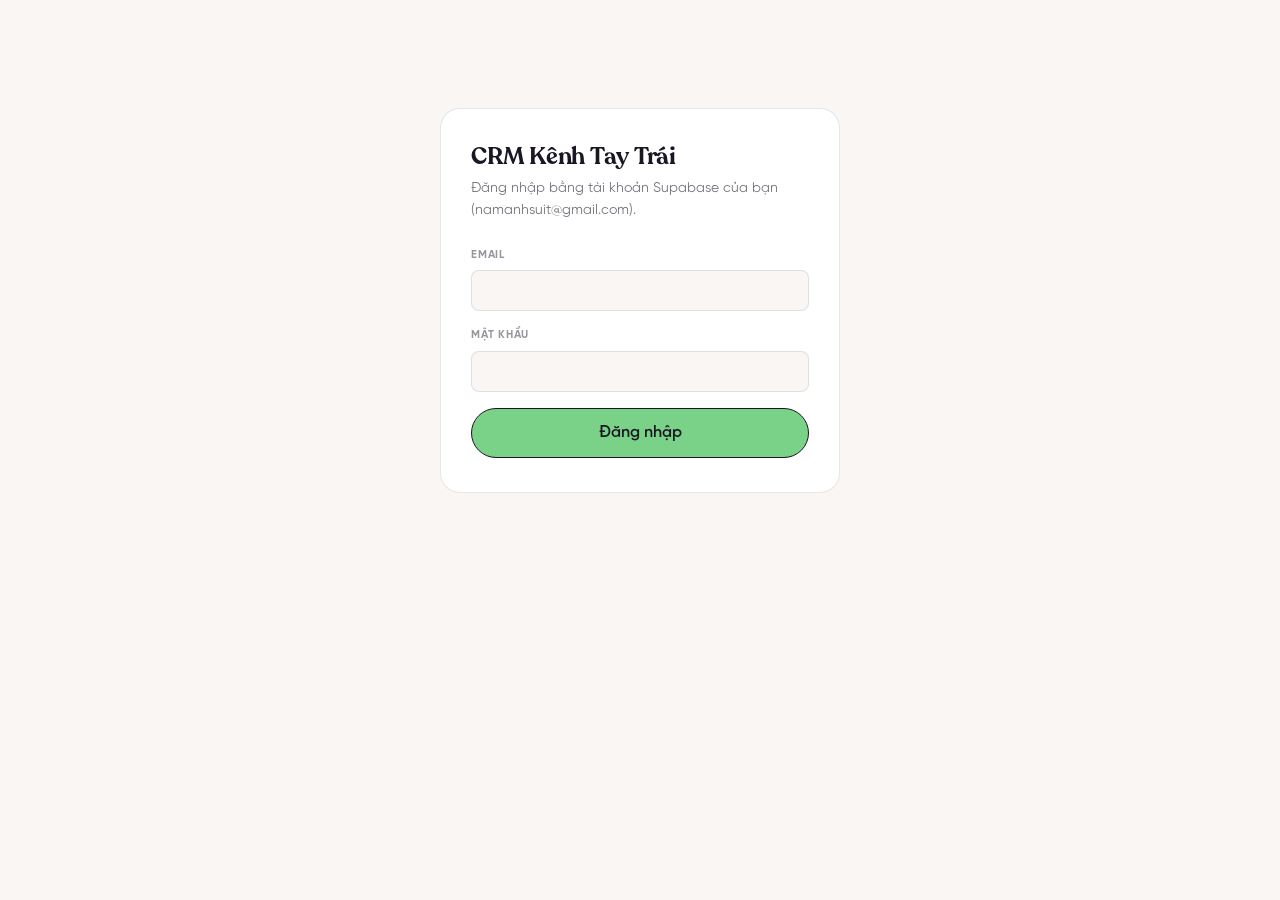
<file: admin.html>
<!doctype html>
<html lang="vi">
<head>
<meta charset="utf-8">
<meta name="viewport" content="width=device-width, initial-scale=1">
<meta name="robots" content="noindex, nofollow">
<title>CRM — Kênh Tay Trái</title>
<link rel="icon" href="assets/favicon/favicon.svg?v=2" type="image/svg+xml">
<link rel="stylesheet" href="css/styles.css?v=26">
<style>
  /* Trang quản trị — dùng chung token & font của styles.css, class tiền tố adm- */
  body{background:var(--bg-2);}
  .adm{max-width:1180px;margin-inline:auto;padding:28px var(--pad-x) 90px;}

  .adm__bar{
    display:flex;align-items:center;justify-content:space-between;gap:16px;
    flex-wrap:wrap;margin-bottom:24px;padding-bottom:18px;border-bottom:1px solid var(--hairline);
  }
  .adm__brand{display:flex;align-items:baseline;gap:10px;}
  .adm__brand b{font-family:var(--font-head);font-size:1.25rem;letter-spacing:-0.02em;}
  .adm__brand span{font-size:12px;color:var(--fg-3);}
  .adm__baractions{display:flex;align-items:center;gap:10px;}

  .adm h2.adm__h{font-size:1.125rem;margin-bottom:14px;}
  .adm__sec{margin-bottom:34px;}

  /* ---- Đăng nhập ---- */
  .adm__login{
    max-width:400px;margin:12vh auto 0;background:var(--bg-1);
    border:1px solid var(--hairline);border-radius:var(--r-anchor);padding:34px 30px;
  }
  .adm__login h1{font-size:1.5rem;margin-bottom:8px;}
  .adm__login p{font-size:0.875rem;color:var(--fg-3);line-height:1.6;margin-bottom:24px;}
  .adm__field{margin-bottom:16px;}
  .adm__field label{
    display:block;font-size:11px;font-weight:700;letter-spacing:0.07em;
    text-transform:uppercase;color:var(--label);margin-bottom:6px;
  }
  .adm__field input{
    width:100%;font-family:var(--font-body);font-size:1rem;color:var(--fg-1);
    padding:11px 13px;background:var(--bg-2);
    border:1.5px solid var(--hairline);border-radius:var(--r-input);
  }
  .adm__field input:focus{outline:none;border-color:var(--fg-1);background:var(--bg-1);}
  .adm__err{
    display:none;font-size:0.875rem;color:#B3261E;background:#B3261E14;
    border-radius:8px;padding:10px 13px;margin-bottom:14px;line-height:1.5;
  }
  .adm__err.is-on{display:block;}

  /* ---- Khối Hôm nay ---- */
  .adm__today{
    display:grid;grid-template-columns:repeat(auto-fit,minmax(280px,1fr));
    gap:14px;margin-bottom:34px;
  }
  .adm__todaycol{
    background:var(--bg-1);border:1px solid var(--hairline);
    border-radius:var(--r-card);padding:18px 20px;
  }
  .adm__todaycol--late{border-color:#E0A29A;background:#B3261E08;}
  .adm__todaycol h3{
    font-size:0.9375rem;margin-bottom:4px;
    display:flex;align-items:center;gap:8px;
  }
  .adm__count{
    font-family:var(--font-body);font-weight:700;font-size:0.75rem;
    background:var(--bg-3);border-radius:var(--r-pill);padding:2px 9px;
  }
  .adm__todaycol--late .adm__count{background:#B3261E1a;color:#8C1D18;}
  .adm__todaysub{font-size:0.8125rem;color:var(--fg-3);margin-bottom:12px;}
  .adm__mini{display:flex;flex-direction:column;gap:2px;}
  .adm__minirow{
    width:100%;display:flex;align-items:center;gap:9px;flex-wrap:wrap;
    padding:8px 10px;margin-inline:-10px;border-radius:9px;text-align:left;
    font-size:0.875rem;transition:background-color .15s ease;
  }
  .adm__minirow:hover{background:var(--hover);}
  .adm__minirow b{font-family:var(--font-body);font-weight:600;}
  .adm__minirow span{color:var(--fg-3);font-size:0.8125rem;}
  .adm__none{font-size:0.875rem;color:var(--fg-3);}

  /* ---- Chip hạng & trạng thái ---- */
  .adm__grade{
    display:inline-flex;align-items:center;justify-content:center;
    width:22px;height:22px;border-radius:50%;flex:none;
    font-family:var(--font-body);font-weight:700;font-size:0.75rem;
  }
  .adm__grade--A{background:var(--mint);color:var(--fg-1);}
  .adm__grade--B{background:var(--yellow);color:var(--fg-1);}
  .adm__grade--C{background:var(--bg-4);color:var(--fg-3);}

  .adm__st{
    display:inline-block;padding:3px 11px;border-radius:var(--r-pill);
    font-size:11px;font-weight:700;background:var(--bg-3);color:var(--fg-2);white-space:nowrap;
  }
  .adm__st--chot{background:var(--mint-soft);color:var(--fg-1);}
  .adm__st--loai{background:var(--bg-4);color:var(--fg-4);}
  .adm__st--dang{background:var(--sky-soft);color:var(--fg-1);}

  /* ---- Thẻ số liệu ---- */
  .adm__stats{
    display:grid;grid-template-columns:repeat(auto-fit,minmax(165px,1fr));gap:14px;
  }
  .adm__stat{
    background:var(--bg-1);border:1px solid var(--hairline);
    border-radius:var(--r-card);padding:17px 19px;
  }
  .adm__stat dt{
    font-size:11px;font-weight:700;letter-spacing:0.07em;text-transform:uppercase;
    color:var(--label);margin-bottom:8px;
  }
  .adm__stat dd{
    font-family:var(--font-head);font-weight:700;font-size:1.875rem;line-height:1;
    font-variant-numeric:tabular-nums;
  }
  .adm__stat small{
    display:block;margin-top:7px;font-family:var(--font-body);font-weight:400;
    font-size:0.8125rem;color:var(--fg-3);line-height:1.4;
  }

  /* ---- Biểu đồ ---- */
  .adm__charts{display:grid;grid-template-columns:repeat(auto-fit,minmax(305px,1fr));gap:14px;}
  .adm__chart{
    background:var(--bg-1);border:1px solid var(--hairline);
    border-radius:var(--r-card);padding:19px 20px;
  }
  .adm__chart h3{font-size:0.9375rem;margin-bottom:4px;}
  .adm__charthint{font-size:0.8125rem;color:var(--fg-3);margin-bottom:14px;line-height:1.45;}
  .adm__row{margin-bottom:11px;}
  .adm__row:last-child{margin-bottom:0;}
  .adm__rowtop{
    display:flex;justify-content:space-between;gap:12px;
    font-size:0.8125rem;color:var(--fg-2);margin-bottom:5px;line-height:1.35;
  }
  .adm__rowtop b{flex:none;font-family:var(--font-body);color:var(--fg-1);font-variant-numeric:tabular-nums;}
  .adm__track{height:7px;border-radius:4px;background:var(--row);overflow:hidden;}
  .adm__fill{height:100%;border-radius:4px;background:var(--mint);}
  .adm__fill--dim{background:var(--fg-4);}

  /* phễu */
  .adm__funnel .adm__rowtop b{font-size:0.875rem;}
  .adm__loai{
    margin-top:14px;padding-top:12px;border-top:1px solid var(--hairline);
    font-size:0.8125rem;color:var(--fg-3);
  }

  /* bảng nguồn */
  .adm__tbl{width:100%;border-collapse:collapse;font-size:0.8125rem;}
  .adm__tbl th{
    text-align:right;font-size:10px;font-weight:700;letter-spacing:0.06em;
    text-transform:uppercase;color:var(--label);padding:0 0 8px;
  }
  .adm__tbl th:first-child,.adm__tbl td:first-child{text-align:left;}
  .adm__tbl td{
    padding:8px 0;border-top:1px solid var(--hairline);
    text-align:right;color:var(--fg-2);font-variant-numeric:tabular-nums;
  }
  .adm__tbl td:first-child{color:var(--fg-1);}

  /* cột tuần */
  .adm__weeks{display:flex;align-items:flex-end;gap:7px;height:110px;}
  .adm__week{flex:1;display:flex;flex-direction:column;justify-content:flex-end;height:100%;gap:5px;}
  .adm__weekbar{background:var(--mint);border-radius:4px 4px 0 0;min-height:2px;}
  .adm__weeklab{font-size:9px;color:var(--fg-4);text-align:center;letter-spacing:-0.02em;}
  .adm__weeknum{
    font-size:11px;font-weight:700;text-align:center;color:var(--fg-2);
    font-variant-numeric:tabular-nums;
  }

  /* ---- Lọc ---- */
  .adm__filters{display:flex;gap:8px;flex-wrap:wrap;margin-bottom:16px;}
  .adm__fchip{
    padding:7px 15px;border-radius:var(--r-pill);font-size:0.8125rem;font-weight:600;
    background:var(--bg-1);border:1.5px solid var(--hairline);color:var(--fg-2);
    transition:border-color .15s ease,background-color .15s ease;white-space:nowrap;
  }
  .adm__fchip:hover{border-color:var(--fg-3);}
  .adm__fchip.is-on{background:var(--fg-1);border-color:var(--fg-1);color:#fff;}
  .adm__fchip i{font-style:normal;opacity:0.6;margin-left:5px;font-variant-numeric:tabular-nums;}

  .adm__listhead{
    display:flex;align-items:center;justify-content:space-between;
    gap:14px;flex-wrap:wrap;margin-bottom:14px;
  }
  .adm__search{
    font-family:var(--font-body);font-size:0.9375rem;padding:9px 15px;min-width:250px;
    background:var(--bg-1);border:1.5px solid var(--hairline);border-radius:var(--r-pill);
  }
  .adm__search:focus{outline:none;border-color:var(--fg-1);}

  /* ---- Thẻ đơn ---- */
  .adm__card{
    background:var(--bg-1);border:1px solid var(--hairline);
    border-radius:var(--r-card);margin-bottom:11px;overflow:hidden;
  }
  .adm__card--late{border-color:#E0A29A;}
  .adm__cardhead{
    width:100%;display:grid;grid-template-columns:auto 1fr auto;gap:4px 14px;
    align-items:center;text-align:left;padding:15px 19px;transition:background-color .15s ease;
  }
  .adm__cardhead:hover{background:var(--hover);}
  .adm__who b{font-family:var(--font-head);font-size:1.0625rem;}
  .adm__meta{
    display:flex;flex-wrap:wrap;gap:6px 13px;margin-top:5px;
    font-size:0.8125rem;color:var(--fg-3);align-items:center;
  }
  .adm__when{font-size:0.8125rem;color:var(--fg-3);white-space:nowrap;text-align:right;}
  .adm__due{font-weight:600;}
  .adm__due--late{color:#8C1D18;}

  .adm__body{display:grid;grid-template-rows:0fr;transition:grid-template-rows .28s cubic-bezier(.16,1,.3,1);}
  .adm__body.is-open{grid-template-rows:1fr;}
  .adm__bodyinner{overflow:hidden;min-height:0;}
  .adm__detail{padding:2px 19px 19px;border-top:1px solid var(--hairline);}

  /* khối CRM */
  .adm__crm{
    background:var(--bg-2);border-radius:var(--r-card);
    padding:16px 17px;margin:14px 0 4px;
  }
  .adm__crmlab{
    font-size:11px;font-weight:700;letter-spacing:0.07em;text-transform:uppercase;
    color:var(--label);margin-bottom:8px;
  }
  .adm__pills{display:flex;gap:6px;flex-wrap:wrap;margin-bottom:16px;}
  .adm__pill{
    padding:6px 13px;border-radius:var(--r-pill);font-size:0.8125rem;font-weight:600;
    background:var(--bg-1);border:1.5px solid var(--hairline);color:var(--fg-2);
    transition:border-color .15s ease;white-space:nowrap;
  }
  .adm__pill:hover:not(.is-on){border-color:var(--fg-3);}
  .adm__pill.is-on{background:var(--fg-1);border-color:var(--fg-1);color:#fff;}
  .adm__pill:disabled{opacity:0.5;pointer-events:none;}

  .adm__crmgrid{display:grid;grid-template-columns:repeat(auto-fit,minmax(230px,1fr));gap:16px;}
  .adm__date{display:flex;gap:7px;align-items:center;flex-wrap:wrap;}
  .adm__date input{
    font-family:var(--font-body);font-size:0.875rem;color:var(--fg-1);
    padding:7px 11px;background:var(--bg-1);
    border:1.5px solid var(--hairline);border-radius:var(--r-input);
  }
  .adm__date input:focus{outline:none;border-color:var(--fg-1);}
  .adm__mini-btn{
    padding:6px 11px;border-radius:var(--r-pill);font-size:0.75rem;font-weight:600;
    background:var(--bg-1);border:1.5px solid var(--hairline);color:var(--fg-2);
  }
  .adm__mini-btn:hover{border-color:var(--fg-3);}

  .adm__note{
    width:100%;font-family:var(--font-body);font-size:0.875rem;line-height:1.6;
    color:var(--fg-1);padding:10px 12px;background:var(--bg-1);
    border:1.5px solid var(--hairline);border-radius:var(--r-input);
    resize:vertical;min-height:76px;
  }
  .adm__note:focus{outline:none;border-color:var(--fg-1);}
  .adm__save{font-size:0.75rem;color:var(--fg-4);margin-top:5px;min-height:16px;}
  .adm__save--err{color:#8C1D18;cursor:pointer;text-decoration:underline;}

  .adm__acts{display:flex;gap:7px;flex-wrap:wrap;margin-top:14px;}

  /* chi tiết câu trả lời */
  .adm__qa{margin-top:15px;}
  .adm__qa dt{
    font-size:11px;font-weight:700;letter-spacing:0.07em;text-transform:uppercase;
    color:var(--label);margin-bottom:5px;
  }
  .adm__qa dd{font-size:0.9375rem;line-height:1.65;color:var(--fg-2);white-space:pre-wrap;}
  .adm__grid2{display:grid;grid-template-columns:repeat(auto-fit,minmax(200px,1fr));gap:15px;margin-top:15px;}
  .adm__contact dd a{
    color:var(--fg-1);font-weight:600;
    text-decoration:underline;text-decoration-color:var(--sky);
    text-decoration-thickness:2px;text-underline-offset:3px;
  }
  .adm__empty{
    background:var(--bg-1);border:1px dashed var(--fg-4);border-radius:var(--r-card);
    padding:40px 20px;text-align:center;color:var(--fg-3);font-size:0.9375rem;
  }

  @media (max-width:600px){
    .adm__cardhead{grid-template-columns:auto 1fr;}
    .adm__when{grid-column:1 / -1;text-align:left;}
    .adm__filters{flex-wrap:nowrap;overflow-x:auto;min-width:0;scrollbar-width:none;padding-bottom:2px;}
    .adm__filters::-webkit-scrollbar{display:none;}
    .adm__fchip{flex:0 0 auto;}
    .adm__search{min-width:0;width:100%;}
  }
</style>
</head>
<body>

<!-- ================= ĐĂNG NHẬP ================= -->
<div class="adm__login" id="loginView">
  <h1>CRM Kênh Tay Trái</h1>
  <p>Đăng nhập bằng tài khoản Supabase của bạn (namanhsuit@gmail.com).</p>
  <form id="loginForm">
    <div class="adm__err" id="loginErr"></div>
    <div class="adm__field">
      <label for="admEmail">Email</label>
      <input type="email" id="admEmail" autocomplete="username" required>
    </div>
    <div class="adm__field">
      <label for="admPass">Mật khẩu</label>
      <input type="password" id="admPass" autocomplete="current-password" required>
    </div>
    <button type="submit" class="btn btn--mint" style="width:100%" id="loginBtn">Đăng nhập</button>
  </form>
</div>

<!-- ================= BẢNG ĐIỀU KHIỂN ================= -->
<div class="adm" id="dashView" hidden>

  <div class="adm__bar">
    <div class="adm__brand"><b>CRM</b><span>Kênh Tay Trái</span></div>
    <div class="adm__baractions">
      <button class="btn btn--outline btn--sm" id="reloadBtn">Tải lại</button>
      <button class="btn btn--outline btn--sm" id="csvBtn">Tải CSV</button>
      <button class="btn btn--outline btn--sm" id="logoutBtn">Đăng xuất</button>
    </div>
  </div>

  <div class="adm__today" id="today"></div>

  <div class="adm__sec"><dl class="adm__stats" id="stats"></dl></div>

  <div class="adm__sec">
    <h2 class="adm__h">Bán hàng</h2>
    <div class="adm__charts" id="salesCharts"></div>
  </div>

  <div class="adm__sec">
    <h2 class="adm__h">Chân dung người đăng ký</h2>
    <div class="adm__charts" id="distCharts"></div>
  </div>

  <div class="adm__sec">
    <div class="adm__listhead">
      <h2 class="adm__h" style="margin:0">Từng đơn</h2>
      <input type="search" class="adm__search" id="search" placeholder="Tìm theo tên, email, SĐT, ghi chú...">
    </div>
    <div class="adm__filters" id="filters"></div>
    <div id="list"></div>
  </div>

</div>

<script>
(function () {
  'use strict';

  var SUPABASE_URL = 'https://gedyrwfhqpjrfcptrnck.supabase.co';
  // Publishable key — an toàn ở client. RLS khoá SELECT/UPDATE theo đúng uid Nam Anh.
  var SUPABASE_KEY = 'sb_publishable_ywvY3y_NilX7LnuOtwyToQ_lAnRT9Oe';
  var STORE = 'ktt_admin_session';

  /* =========================================================
     CHẤM ĐIỂM ƯU TIÊN — chỉnh bảng này là đổi được cách xếp hạng.
     Chuỗi copy NGUYÊN VĂN từ value các lựa chọn trong index.html
     (chú ý dấu gạch en "–", không phải "-").
     ========================================================= */
  var SCORING = {
    urgency: {
      'Càng sớm càng tốt': 4,
      'Trong vòng 1 tháng tới': 3,
      'Trong năm nay': 1,
      'Chưa chắc, để xem đã': 0
    },
    following: {
      'Hơn 1 năm': 2,
      '6–12 tháng': 1,
      '1–6 tháng': 1,
      'Dưới 1 tháng': 0,
      'Mình vừa mới biết đến': 0
    },
    income: {
      'Trên 150 triệu': 2,
      '80 – 150 triệu': 2,
      '50 – 80 triệu': 2,
      '25 – 50 triệu': 1,
      '10 – 25 triệu': 0,
      'Dưới 10 triệu': 0
    },
    commitSanSang: 2,     // commit chứa "sẵn sàng"
    nguongA: 7,           // >= là hạng A
    nguongB: 4            // >= là hạng B, dưới nữa là C
  };

  function scoreOf(r) {
    var s = 0;
    s += SCORING.urgency[r.urgency] || 0;
    s += SCORING.following[r.following] || 0;
    s += SCORING.income[r.income] || 0;
    if ((r.commit || '').indexOf('sẵn sàng') > -1) s += SCORING.commitSanSang;
    return s;
  }
  function gradeOf(r) {
    var s = scoreOf(r);
    return s >= SCORING.nguongA ? 'A' : s >= SCORING.nguongB ? 'B' : 'C';
  }

  /* ================= TRẠNG THÁI PHỄU ================= */
  var STATUS = {
    moi:           { label: 'Mới',            kieu: '' },
    da_lien_he:    { label: 'Đã liên hệ',     kieu: 'dang' },
    da_dat_lich:   { label: 'Đã đặt lịch',    kieu: 'dang' },
    da_meeting:    { label: 'Đã meeting',     kieu: 'dang' },
    chot:          { label: 'Chốt ✓',         kieu: 'chot' },
    tu_choi:       { label: 'Từ chối',        kieu: 'loai' },
    khong_phu_hop: { label: 'Không phù hợp',  kieu: 'loai' }
  };
  var PHEU = ['moi', 'da_lien_he', 'da_dat_lich', 'da_meeting', 'chot'];
  var LOAI = ['tu_choi', 'khong_phu_hop'];
  var DANG_CHAY = ['moi', 'da_lien_he', 'da_dat_lich', 'da_meeting'];

  /* ================= TRẠNG THÁI TRANG ================= */
  var session = null;
  var rows = [];
  var openIds = {};          // id -> true, giữ thẻ đang mở qua các lần render lại
  var fStatus = null;        // null = tất cả
  var fGradeA = false;
  var query = '';
  var noteTimers = {};

  var $ = function (id) { return document.getElementById(id); };
  var loginView = $('loginView'), dashView = $('dashView');

  /* ================= GỌI API ================= */
  function authRequest(grant, body) {
    return fetch(SUPABASE_URL + '/auth/v1/token?grant_type=' + grant, {
      method: 'POST',
      headers: { 'Content-Type': 'application/json', apikey: SUPABASE_KEY },
      body: JSON.stringify(body)
    }).then(function (res) {
      return res.json().then(function (d) {
        if (!res.ok) throw new Error(d.error_description || d.msg || d.message || 'Đăng nhập thất bại');
        return d;
      });
    });
  }

  // Gọi REST kèm token; 401 thì làm mới token ĐÚNG MỘT LẦN rồi thử lại.
  function api(path, opts, daThuLai) {
    opts = opts || {};
    var headers = {
      apikey: SUPABASE_KEY,
      Authorization: 'Bearer ' + (session && session.access_token),
      'Content-Type': 'application/json'
    };
    if (opts.prefer) headers.Prefer = opts.prefer;

    return fetch(SUPABASE_URL + '/rest/v1/' + path, {
      method: opts.method || 'GET', headers: headers, body: opts.body
    }).then(function (res) {
      if (res.status === 401 && !daThuLai && session && session.refresh_token) {
        return authRequest('refresh_token', { refresh_token: session.refresh_token })
          .then(function (fresh) { session = fresh; saveSession(fresh); return api(path, opts, true); })
          .catch(function () { veManDangNhap(); throw new Error('Phiên hết hạn'); });
      }
      if (!res.ok) return res.text().then(function (t) { throw new Error('HTTP ' + res.status + ' ' + t.slice(0, 120)); });
      return res.status === 204 ? null : res.json();
    });
  }

  function loadRows() {
    return api('ktt_applications?select=*&order=created_at.desc').then(function (d) { rows = d || []; });
  }

  // Cập nhật một đơn. Trả về bản ghi mới để gán tại chỗ, KHÔNG tải lại cả bảng.
  function patchRow(id, patch) {
    patch.updated_at = new Date().toISOString();
    return api('ktt_applications?id=eq.' + encodeURIComponent(id),
      { method: 'PATCH', body: JSON.stringify(patch), prefer: 'return=representation' }
    ).then(function (d) {
      var moi = d && d[0];
      if (!moi) throw new Error('Không cập nhật được (RLS chặn?)');
      for (var i = 0; i < rows.length; i++) {
        if (rows[i].id === id) { rows[i] = moi; break; }
      }
      return moi;
    });
  }

  /* ================= PHIÊN ================= */
  function saveSession(s) { try { sessionStorage.setItem(STORE, JSON.stringify(s)); } catch (e) {} }
  function readSession() { try { return JSON.parse(sessionStorage.getItem(STORE) || 'null'); } catch (e) { return null; } }
  function clearSession() { try { sessionStorage.removeItem(STORE); } catch (e) {} }

  function veManDangNhap(msg) {
    clearSession(); session = null;
    dashView.hidden = true; loginView.hidden = false;
    if (msg) { $('loginErr').textContent = msg; $('loginErr').classList.add('is-on'); }
  }

  $('loginForm').addEventListener('submit', function (e) {
    e.preventDefault();
    var err = $('loginErr'), btn = $('loginBtn');
    err.classList.remove('is-on');
    btn.disabled = true; btn.textContent = 'Đang đăng nhập...';

    authRequest('password', {
      email: $('admEmail').value.trim(),
      password: $('admPass').value
    })
      .then(function (s) { session = s; saveSession(s); $('admPass').value = ''; return loadRows(); })
      .then(function () { loginView.hidden = true; dashView.hidden = false; renderAll(); })
      .catch(function (e2) { err.textContent = e2.message; err.classList.add('is-on'); })
      .then(function () { btn.disabled = false; btn.textContent = 'Đăng nhập'; });
  });

  $('logoutBtn').addEventListener('click', function () { clearSession(); location.reload(); });
  $('reloadBtn').addEventListener('click', function () {
    var b = $('reloadBtn'); b.disabled = true; b.textContent = 'Đang tải...';
    loadRows().then(renderAll).catch(function (e) { alert(e.message); })
      .then(function () { b.disabled = false; b.textContent = 'Tải lại'; });
  });

  /* ================= NGÀY THÁNG ================= */
  function todayISO() {
    var d = new Date(), p = function (n) { return n < 10 ? '0' + n : n; };
    return d.getFullYear() + '-' + p(d.getMonth() + 1) + '-' + p(d.getDate());
  }
  function addDaysISO(n) {
    var d = new Date(); d.setDate(d.getDate() + n);
    var p = function (x) { return x < 10 ? '0' + x : x; };
    return d.getFullYear() + '-' + p(d.getMonth() + 1) + '-' + p(d.getDate());
  }
  function fmtDate(iso) {
    var d = new Date(iso); if (isNaN(d)) return '';
    var p = function (n) { return n < 10 ? '0' + n : n; };
    return p(d.getDate()) + '/' + p(d.getMonth() + 1) + '/' + d.getFullYear() + ' · ' + p(d.getHours()) + ':' + p(d.getMinutes());
  }
  function fmtNgay(iso) {
    if (!iso) return '';
    var x = String(iso).split('-');
    return x.length === 3 ? x[2] + '/' + x[1] : iso;
  }
  function conChay(r) { return DANG_CHAY.indexOf(r.status) > -1; }
  function quaHan(r) { return conChay(r) && r.follow_up_on && r.follow_up_on < todayISO(); }
  function homNay(r) { return conChay(r) && r.follow_up_on === todayISO(); }

  /* ================= RENDER ================= */
  function renderAll() {
    renderToday();
    renderStats();
    renderSalesCharts();
    renderDistCharts();
    renderFilters();
    renderList();
  }

  /* ---- Hôm nay ---- */
  function renderToday() {
    var late  = rows.filter(quaHan);
    var today = rows.filter(homNay);
    var moi   = rows.filter(function (r) { return r.status === 'moi'; });
    sortByGrade(late); sortByGrade(today); sortByGrade(moi);

    $('today').innerHTML =
      cot('Quá hạn follow-up', late, 'Hẹn gọi lại nhưng đã trôi qua', true) +
      cot('Follow-up hôm nay', today, 'Đúng hẹn hôm nay', false) +
      cot('Lead mới chưa liên hệ', moi, 'Xếp hạng A lên trước', false);

    bindMini();
  }

  function cot(title, list, sub, late) {
    var body = list.length
      ? '<div class="adm__mini">' + list.slice(0, 6).map(function (r) {
          return '<button class="adm__minirow" data-goto="' + r.id + '">' +
                   chipHang(r) + '<b>' + esc(hoTen(r)) + '</b>' +
                   (r.phone ? '<span>' + esc(r.phone) + '</span>' : '') +
                   (r.follow_up_on ? '<span>' + fmtNgay(r.follow_up_on) + '</span>' : '') +
                 '</button>';
        }).join('') +
        (list.length > 6 ? '<div class="adm__none" style="margin-top:8px">…và ' + (list.length - 6) + ' người nữa</div>' : '') +
        '</div>'
      : '<div class="adm__none">Không có ai.</div>';

    return '<div class="adm__todaycol' + (late ? ' adm__todaycol--late' : '') + '">' +
             '<h3>' + esc(title) + '<span class="adm__count">' + list.length + '</span></h3>' +
             '<p class="adm__todaysub">' + esc(sub) + '</p>' + body +
           '</div>';
  }

  function bindMini() {
    [].forEach.call(document.querySelectorAll('[data-goto]'), function (b) {
      b.addEventListener('click', function () {
        var id = b.dataset.goto;
        fStatus = null; fGradeA = false; query = ''; $('search').value = '';
        openIds[id] = true;
        renderFilters(); renderList();
        var el = document.querySelector('[data-card="' + id + '"]');
        if (el) el.scrollIntoView({ behavior: 'smooth', block: 'center' });
      });
    });
  }

  /* ---- Thẻ số liệu ---- */
  function renderStats() {
    var t = rows.length;
    var d7 = rows.filter(function (r) { return +new Date(r.created_at) >= Date.now() - 7 * 864e5; }).length;
    var A = rows.filter(function (r) { return gradeOf(r) === 'A'; }).length;
    var chot = rows.filter(function (r) { return r.status === 'chot'; }).length;
    var chuaLienHe = rows.filter(function (r) { return r.status === 'moi'; }).length;
    var pct = function (n) { return t ? Math.round(n / t * 100) + '%' : '—'; };

    $('stats').innerHTML = [
      stat('Tổng đơn', t, d7 + ' đơn trong 7 ngày qua'),
      stat('Hạng A', A, t ? pct(A) + ' số đơn' : 'chưa có đơn'),
      stat('Đã chốt', chot, t ? 'tỉ lệ chốt ' + pct(chot) : '—'),
      stat('Chưa liên hệ', chuaLienHe, chuaLienHe ? 'cần xử lý' : 'sạch việc')
    ].join('');
  }
  function stat(l, v, s) {
    return '<div class="adm__stat"><dt>' + esc(l) + '</dt><dd>' + v +
           (s ? '<small>' + esc(s) + '</small>' : '') + '</dd></div>';
  }

  /* ---- Biểu đồ bán hàng ---- */
  function renderSalesCharts() {
    $('salesCharts').innerHTML = chartPheu() + chartNguon() + chartTuan() + chartTocDo();
  }

  function chartPheu() {
    var t = rows.length;
    if (!t) return khungTrong('Phễu chuyển đổi', 'Chưa có đơn nào.');
    var bars = PHEU.map(function (k) {
      // Phễu tích luỹ: "đã đi qua bước này" = đang ở bước đó hoặc xa hơn
      var n = rows.filter(function (r) {
        var i = PHEU.indexOf(r.status);
        return i > -1 && i >= PHEU.indexOf(k);
      }).length;
      return '<div class="adm__row">' +
               '<div class="adm__rowtop"><span>' + STATUS[k].label + '</span><b>' + n +
                 ' · ' + Math.round(n / t * 100) + '%</b></div>' +
               '<div class="adm__track"><div class="adm__fill" style="width:' + (n / t * 100) + '%"></div></div>' +
             '</div>';
    }).join('');
    var loai = rows.filter(function (r) { return LOAI.indexOf(r.status) > -1; }).length;
    return '<div class="adm__chart adm__funnel"><h3>Phễu chuyển đổi</h3>' +
           '<p class="adm__charthint">Số người đã đi tới bước này trở đi.</p>' + bars +
           '<div class="adm__loai">Đã loại: <b>' + loai + '</b> (từ chối / không phù hợp)</div></div>';
  }

  function chartNguon() {
    var m = {};
    rows.forEach(function (r) {
      var k = (r.source || '').trim() || '(không rõ)';
      m[k] = m[k] || { n: 0, a: 0, c: 0 };
      m[k].n++;
      if (gradeOf(r) === 'A') m[k].a++;
      if (r.status === 'chot') m[k].c++;
    });
    var ks = Object.keys(m).sort(function (x, y) { return m[y].n - m[x].n; });
    if (!ks.length) return khungTrong('Chất lượng nguồn', 'Chưa có dữ liệu nguồn.');

    var body = ks.map(function (k) {
      var v = m[k];
      return '<tr><td>' + esc(k) + '</td><td>' + v.n + '</td><td>' +
             Math.round(v.a / v.n * 100) + '%</td><td>' + Math.round(v.c / v.n * 100) + '%</td></tr>';
    }).join('');

    return '<div class="adm__chart"><h3>Chất lượng nguồn</h3>' +
           '<p class="adm__charthint">Kênh nào ra lead tốt, không chỉ ra nhiều lead.</p>' +
           '<table class="adm__tbl"><thead><tr><th>Nguồn</th><th>Đơn</th><th>% hạng A</th><th>% chốt</th></tr></thead>' +
           '<tbody>' + body + '</tbody></table></div>';
  }

  function chartTuan() {
    // 8 tuần gần nhất, tuần bắt đầu thứ Hai
    var mon = new Date();
    mon.setHours(0, 0, 0, 0);
    mon.setDate(mon.getDate() - ((mon.getDay() + 6) % 7));   // getDay: CN=0 -> lùi về thứ Hai

    var weeks = [];
    for (var i = 7; i >= 0; i--) {
      var s = new Date(mon); s.setDate(s.getDate() - i * 7);
      var e = new Date(s); e.setDate(e.getDate() + 7);
      weeks.push({
        s: s, n: rows.filter(function (r) {
          var t = +new Date(r.created_at); return t >= +s && t < +e;
        }).length
      });
    }
    var max = Math.max.apply(null, weeks.map(function (w) { return w.n; })) || 1;
    var cols = weeks.map(function (w) {
      var p = function (x) { return x < 10 ? '0' + x : x; };
      return '<div class="adm__week">' +
               '<div class="adm__weeknum">' + (w.n || '') + '</div>' +
               '<div class="adm__weekbar" style="height:' + (w.n / max * 78) + '%"></div>' +
               '<div class="adm__weeklab">' + p(w.s.getDate()) + '/' + p(w.s.getMonth() + 1) + '</div>' +
             '</div>';
    }).join('');

    return '<div class="adm__chart"><h3>Đơn theo tuần</h3>' +
           '<p class="adm__charthint">8 tuần gần nhất, tính từ thứ Hai.</p>' +
           '<div class="adm__weeks">' + cols + '</div></div>';
  }

  function chartTocDo() {
    var gio = rows.filter(function (r) { return r.contacted_at; })
      .map(function (r) { return (+new Date(r.contacted_at) - +new Date(r.created_at)) / 36e5; })
      .filter(function (h) { return h >= 0; })
      .sort(function (a, b) { return a - b; });

    var chua = rows.filter(function (r) { return r.status === 'moi'; }).length;
    if (!gio.length) {
      return khungTrong('Tốc độ phản hồi',
        'Chưa có đơn nào được liên hệ.' + (chua ? ' Đang chờ: ' + chua + '.' : ''));
    }
    var tb = gio.reduce(function (a, b) { return a + b; }, 0) / gio.length;
    var tv = gio.length % 2 ? gio[(gio.length - 1) / 2] : (gio[gio.length / 2 - 1] + gio[gio.length / 2]) / 2;
    var doc = function (h) { return h < 24 ? h.toFixed(1) + ' giờ' : (h / 24).toFixed(1) + ' ngày'; };

    return '<div class="adm__chart"><h3>Tốc độ phản hồi</h3>' +
           '<p class="adm__charthint">Từ lúc nộp đơn tới lúc bạn liên hệ lần đầu.</p>' +
           '<div class="adm__row"><div class="adm__rowtop"><span>Trung bình</span><b>' + doc(tb) + '</b></div></div>' +
           '<div class="adm__row"><div class="adm__rowtop"><span>Trung vị</span><b>' + doc(tv) + '</b></div></div>' +
           '<div class="adm__loai">Đã tính trên ' + gio.length + ' đơn · chưa liên hệ: <b>' + chua + '</b></div></div>';
  }

  function khungTrong(title, msg) {
    return '<div class="adm__chart"><h3>' + esc(title) + '</h3>' +
           '<p class="adm__charthint" style="margin:0">' + esc(msg) + '</p></div>';
  }

  /* ---- Chân dung ---- */
  var DIST = [
    { key: 'situation', title: 'Tình trạng hiện tại' },
    { key: 'income',    title: 'Thu nhập mỗi tháng' },
    { key: 'urgency',   title: 'Muốn bắt đầu khi nào' },
    { key: 'location',  title: 'Tỉnh/thành' },
    { key: 'following', title: 'Theo dõi bao lâu' }
  ];
  function renderDistCharts() {
    var html = DIST.map(function (c) {
      var m = {};
      rows.forEach(function (r) { var v = (r[c.key] || '').trim(); if (v) m[v] = (m[v] || 0) + 1; });
      var ps = Object.keys(m).map(function (k) { return [k, m[k]]; }).sort(function (a, b) { return b[1] - a[1]; });
      if (!ps.length) return khungTrong(c.title, 'Chưa có dữ liệu.');
      var max = ps[0][1];
      return '<div class="adm__chart"><h3>' + esc(c.title) + '</h3>' +
        ps.map(function (p) {
          return '<div class="adm__row"><div class="adm__rowtop"><span>' + esc(p[0]) + '</span><b>' + p[1] + '</b></div>' +
                 '<div class="adm__track"><div class="adm__fill adm__fill--dim" style="width:' +
                 Math.round(p[1] / max * 100) + '%"></div></div></div>';
        }).join('') + '</div>';
    }).join('');
    $('distCharts').innerHTML = html;
  }

  /* ---- Lọc ---- */
  function renderFilters() {
    var chips = ['<button class="adm__fchip' + (!fStatus && !fGradeA ? ' is-on' : '') +
                 '" data-f="all">Tất cả<i>' + rows.length + '</i></button>',
                 '<button class="adm__fchip' + (fGradeA ? ' is-on' : '') + '" data-f="A">Hạng A<i>' +
                 rows.filter(function (r) { return gradeOf(r) === 'A'; }).length + '</i></button>'];

    PHEU.concat(LOAI).forEach(function (k) {
      var n = rows.filter(function (r) { return r.status === k; }).length;
      if (!n && k !== 'moi') return;
      chips.push('<button class="adm__fchip' + (fStatus === k ? ' is-on' : '') + '" data-f="' + k + '">' +
                 STATUS[k].label + '<i>' + n + '</i></button>');
    });

    $('filters').innerHTML = chips.join('');
    [].forEach.call($('filters').querySelectorAll('[data-f]'), function (b) {
      b.addEventListener('click', function () {
        var f = b.dataset.f;
        if (f === 'all') { fStatus = null; fGradeA = false; }
        else if (f === 'A') { fGradeA = !fGradeA; }
        else { fStatus = fStatus === f ? null : f; }
        renderFilters(); renderList();
      });
    });
  }

  function sortByGrade(list) {
    var w = { A: 0, B: 1, C: 2 };
    list.sort(function (a, b) {
      var d = w[gradeOf(a)] - w[gradeOf(b)];
      return d !== 0 ? d : +new Date(b.created_at) - +new Date(a.created_at);
    });
    return list;
  }

  /* ---- Danh sách ---- */
  function renderList() {
    var q = query.toLowerCase().trim();
    var shown = rows.filter(function (r) {
      if (fStatus && r.status !== fStatus) return false;
      if (fGradeA && gradeOf(r) !== 'A') return false;
      if (!q) return true;
      return Object.keys(r).some(function (k) {
        return k !== 'id' && String(r[k] == null ? '' : r[k]).toLowerCase().indexOf(q) > -1;
      });
    });
    sortByGrade(shown);

    var el = $('list');
    if (!shown.length) {
      el.innerHTML = '<div class="adm__empty">' +
        (rows.length ? 'Không có đơn nào khớp bộ lọc.' : 'Chưa có đơn đăng ký nào.') + '</div>';
      return;
    }
    el.innerHTML = shown.map(theDon).join('');
    bindCard();
  }

  function theDon(r) {
    var st = STATUS[r.status] || STATUS.moi;
    var late = quaHan(r);
    var mo = !!openIds[r.id];

    var hen = r.follow_up_on
      ? '<span class="adm__due' + (late ? ' adm__due--late' : '') + '">' +
        (late ? 'Quá hạn ' : 'Hẹn ') + fmtNgay(r.follow_up_on) + '</span>'
      : '';

    return '<article class="adm__card' + (late ? ' adm__card--late' : '') + '" data-card="' + r.id + '">' +
      '<button class="adm__cardhead" data-toggle="' + r.id + '">' +
        chipHang(r) +
        '<div class="adm__who"><b>' + esc(hoTen(r)) + '</b>' +
          '<div class="adm__meta">' +
            '<span class="adm__st adm__st--' + st.kieu + '">' + st.label + '</span>' + hen +
            (r.location ? '<span>' + esc(r.location) + '</span>' : '') +
            (r.income ? '<span>' + esc(r.income) + '</span>' : '') +
            (r.note && r.note.trim() ? '<span data-notechip>📝 có ghi chú</span>' : '') +
          '</div>' +
        '</div>' +
        '<span class="adm__when">' + fmtDate(r.created_at) + '</span>' +
      '</button>' +

      '<div class="adm__body' + (mo ? ' is-open' : '') + '"><div class="adm__bodyinner">' +
        '<div class="adm__detail">' + khoiCrm(r) + khoiChiTiet(r) + '</div>' +
      '</div></div></article>';
  }

  function khoiCrm(r) {
    var pills = PHEU.concat(LOAI).map(function (k) {
      return '<button class="adm__pill' + (r.status === k ? ' is-on' : '') +
             '" data-st="' + k + '" data-id="' + r.id + '">' + STATUS[k].label + '</button>';
    }).join('');

    return '<div class="adm__crm">' +
      '<p class="adm__crmlab">Trạng thái</p>' +
      '<div class="adm__pills">' + pills + '</div>' +

      '<div class="adm__crmgrid">' +
        '<div>' +
          '<p class="adm__crmlab">Hẹn liên hệ lại</p>' +
          '<div class="adm__date">' +
            '<input type="date" data-due="' + r.id + '" value="' + (r.follow_up_on || '') + '">' +
            '<button class="adm__mini-btn" data-due-add="3" data-id="' + r.id + '">+3 ngày</button>' +
            '<button class="adm__mini-btn" data-due-add="7" data-id="' + r.id + '">+1 tuần</button>' +
          '</div>' +
        '</div>' +
        '<div>' +
          '<p class="adm__crmlab">Ghi chú</p>' +
          '<textarea class="adm__note" data-note="' + r.id + '" placeholder="Gọi lúc nào, nói gì, chốt tới đâu...">' +
            esc(r.note || '') + '</textarea>' +
          '<div class="adm__save" data-save="' + r.id + '"></div>' +
        '</div>' +
      '</div>' +

      '<div class="adm__acts">' +
        (r.phone ? '<button class="adm__mini-btn" data-copy="' + esc(r.phone) + '">Copy SĐT</button>' +
                   '<a class="adm__mini-btn" href="' + zalo(r.phone) + '" target="_blank" rel="noreferrer">Mở Zalo</a>' : '') +
        (r.email ? '<a class="adm__mini-btn" href="mailto:' + esc(r.email) + '">Gửi email</a>' : '') +
      '</div>' +
    '</div>';
  }

  function khoiChiTiet(r) {
    return '<div class="adm__grid2">' +
        kv('Email', r.email ? '<a href="mailto:' + esc(r.email) + '">' + esc(r.email) + '</a>' : '—', true) +
        kv('Điện thoại', r.phone ? '<a href="tel:' + esc(r.phone) + '">' + esc(r.phone) + '</a>' : '—', true) +
        kv('Tình trạng', r.situation || '—') +
        kv('Theo dõi', r.following || '—') +
        kv('Biết đến qua', r.source || '—') +
        kv('Sẵn sàng', r.commit || '—') +
      '</div>' +
      qa('Chuyên môn & công việc hiện tại', r.expertise) +
      qa('Vì sao muốn xây Kênh Tay Trái lúc này', r.why_now);
  }

  // dt/dd bắt buộc nằm trong dl, không thì HTML không hợp lệ
  function kv(l, v, raw) {
    return '<dl class="adm__qa' + (raw ? ' adm__contact' : '') + '"><dt>' + esc(l) + '</dt>' +
           '<dd>' + (raw ? v : esc(v)) + '</dd></dl>';
  }
  function qa(l, v) {
    if (!v || !String(v).trim()) return '';
    return '<dl class="adm__qa"><dt>' + esc(l) + '</dt><dd>' + esc(v) + '</dd></dl>';
  }
  function chipHang(r) {
    var g = gradeOf(r);
    return '<span class="adm__grade adm__grade--' + g + '" title="Hạng ' + g + '">' + g + '</span>';
  }
  function hoTen(r) {
    return ((r.first_name || '') + ' ' + (r.last_name || '')).trim() || '(không có tên)';
  }
  function zalo(p) {
    var s = String(p).replace(/\D/g, '');
    if (s.indexOf('0') === 0) s = '84' + s.slice(1);
    return 'https://zalo.me/' + s;
  }

  /* ---- Sự kiện trong thẻ ---- */
  function bindCard() {
    var el = $('list');

    [].forEach.call(el.querySelectorAll('[data-toggle]'), function (b) {
      b.addEventListener('click', function () {
        var id = b.dataset.toggle;
        var body = b.nextElementSibling;
        var mo = body.classList.toggle('is-open');
        if (mo) openIds[id] = true; else delete openIds[id];
      });
    });

    // đổi trạng thái
    [].forEach.call(el.querySelectorAll('[data-st]'), function (b) {
      b.addEventListener('click', function () {
        var id = b.dataset.id, st = b.dataset.st;
        var r = rows.filter(function (x) { return x.id === id; })[0];
        if (!r || r.status === st) return;

        var patch = { status: st };
        // Đánh dấu MỘT LẦN thời điểm liên hệ đầu tiên (để đo tốc độ phản hồi)
        if (r.status === 'moi' && st !== 'moi' && !r.contacted_at) {
          patch.contacted_at = new Date().toISOString();
        }
        var pills = b.parentElement.querySelectorAll('.adm__pill');
        [].forEach.call(pills, function (p) { p.disabled = true; });

        patchRow(id, patch)
          .then(function () { renderAll(); })
          .catch(function (e) {
            alert('Không đổi được trạng thái: ' + e.message);
            [].forEach.call(pills, function (p) { p.disabled = false; });
          });
      });
    });

    // hẹn ngày
    [].forEach.call(el.querySelectorAll('[data-due]'), function (i) {
      i.addEventListener('change', function () {
        luuNgay(i.dataset.due, i.value || null);
      });
    });
    [].forEach.call(el.querySelectorAll('[data-due-add]'), function (b) {
      b.addEventListener('click', function () {
        luuNgay(b.dataset.id, addDaysISO(+b.dataset.dueAdd));
      });
    });

    // ghi chú: gõ thì debounce, rời ô thì lưu ngay
    [].forEach.call(el.querySelectorAll('[data-note]'), function (t) {
      var id = t.dataset.note;
      t.addEventListener('input', function () {
        clearTimeout(noteTimers[id]);
        bao(id, 'Đang gõ…');
        noteTimers[id] = setTimeout(function () { luuNote(id, t.value); }, 800);
      });
      t.addEventListener('blur', function () {
        clearTimeout(noteTimers[id]);
        var r = rows.filter(function (x) { return x.id === id; })[0];
        if (r && (r.note || '') !== t.value) luuNote(id, t.value);
      });
    });

    // copy SĐT
    [].forEach.call(el.querySelectorAll('[data-copy]'), function (b) {
      b.addEventListener('click', function () {
        var v = b.dataset.copy;
        var xong = function () {
          b.textContent = 'Đã copy ✓';
          setTimeout(function () { b.textContent = 'Copy SĐT'; }, 1500);
        };
        if (navigator.clipboard) navigator.clipboard.writeText(v).then(xong, function () { prompt('Copy số này:', v); });
        else prompt('Copy số này:', v);
      });
    });
  }

  function luuNgay(id, val) {
    patchRow(id, { follow_up_on: val })
      .then(function () { renderAll(); })
      .catch(function (e) { alert('Không lưu được ngày hẹn: ' + e.message); });
  }

  // Lưu ghi chú KHÔNG render lại danh sách — render lại là mất focus đang gõ.
  // Nên chip "có ghi chú" phải tự cập nhật tại chỗ.
  function chipNote(id, co) {
    var meta = document.querySelector('[data-card="' + id + '"] .adm__meta');
    if (!meta) return;
    var cu = meta.querySelector('[data-notechip]');
    if (co && !cu) {
      var s = document.createElement('span');
      s.setAttribute('data-notechip', '');
      s.textContent = '📝 có ghi chú';
      meta.appendChild(s);
    } else if (!co && cu) { cu.remove(); }
  }

  function luuNote(id, val) {
    bao(id, 'Đang lưu…');
    patchRow(id, { note: val })
      .then(function () {
        bao(id, 'Đã lưu ✓');
        chipNote(id, !!(val || '').trim());
        renderToday();   // ghi chú không đổi phễu, chỉ cần làm mới khối Hôm nay
      })
      .catch(function (e) {
        bao(id, 'Lỗi — bấm để thử lại', true, function () { luuNote(id, val); });
      });
  }

  function bao(id, msg, loi, thuLai) {
    var d = document.querySelector('[data-save="' + id + '"]');
    if (!d) return;
    d.textContent = msg;
    d.className = 'adm__save' + (loi ? ' adm__save--err' : '');
    d.onclick = loi && thuLai ? thuLai : null;
  }

  $('search').addEventListener('input', function () { query = this.value; renderList(); });

  /* ---- CSV ---- */
  $('csvBtn').addEventListener('click', function () {
    if (!rows.length) return;
    var cols = Object.keys(rows[0]).concat(['hang']);
    var csv = [cols.join(',')].concat(rows.map(function (r) {
      return cols.map(function (c) {
        var v = c === 'hang' ? gradeOf(r) : r[c];
        return '"' + String(v == null ? '' : v).replace(/"/g, '""') + '"';
      }).join(',');
    })).join('\n');
    var url = URL.createObjectURL(new Blob(['﻿' + csv], { type: 'text/csv;charset=utf-8' }));
    var a = document.createElement('a');
    a.href = url; a.download = 'crm-kenh-tay-trai.csv'; a.click();
    URL.revokeObjectURL(url);
  });

  function esc(s) {
    return String(s == null ? '' : s)
      .replace(/&/g, '&amp;').replace(/</g, '&lt;').replace(/>/g, '&gt;')
      .replace(/"/g, '&quot;').replace(/'/g, '&#39;');
  }

  /* ---- Vào lại nếu phiên còn ---- */
  var ex = readSession();
  if (ex && ex.access_token) {
    session = ex;
    loadRows()
      .then(function () { loginView.hidden = true; dashView.hidden = false; renderAll(); })
      .catch(function () { veManDangNhap(); });
  }
})();
</script>
</body>
</html>
</file>
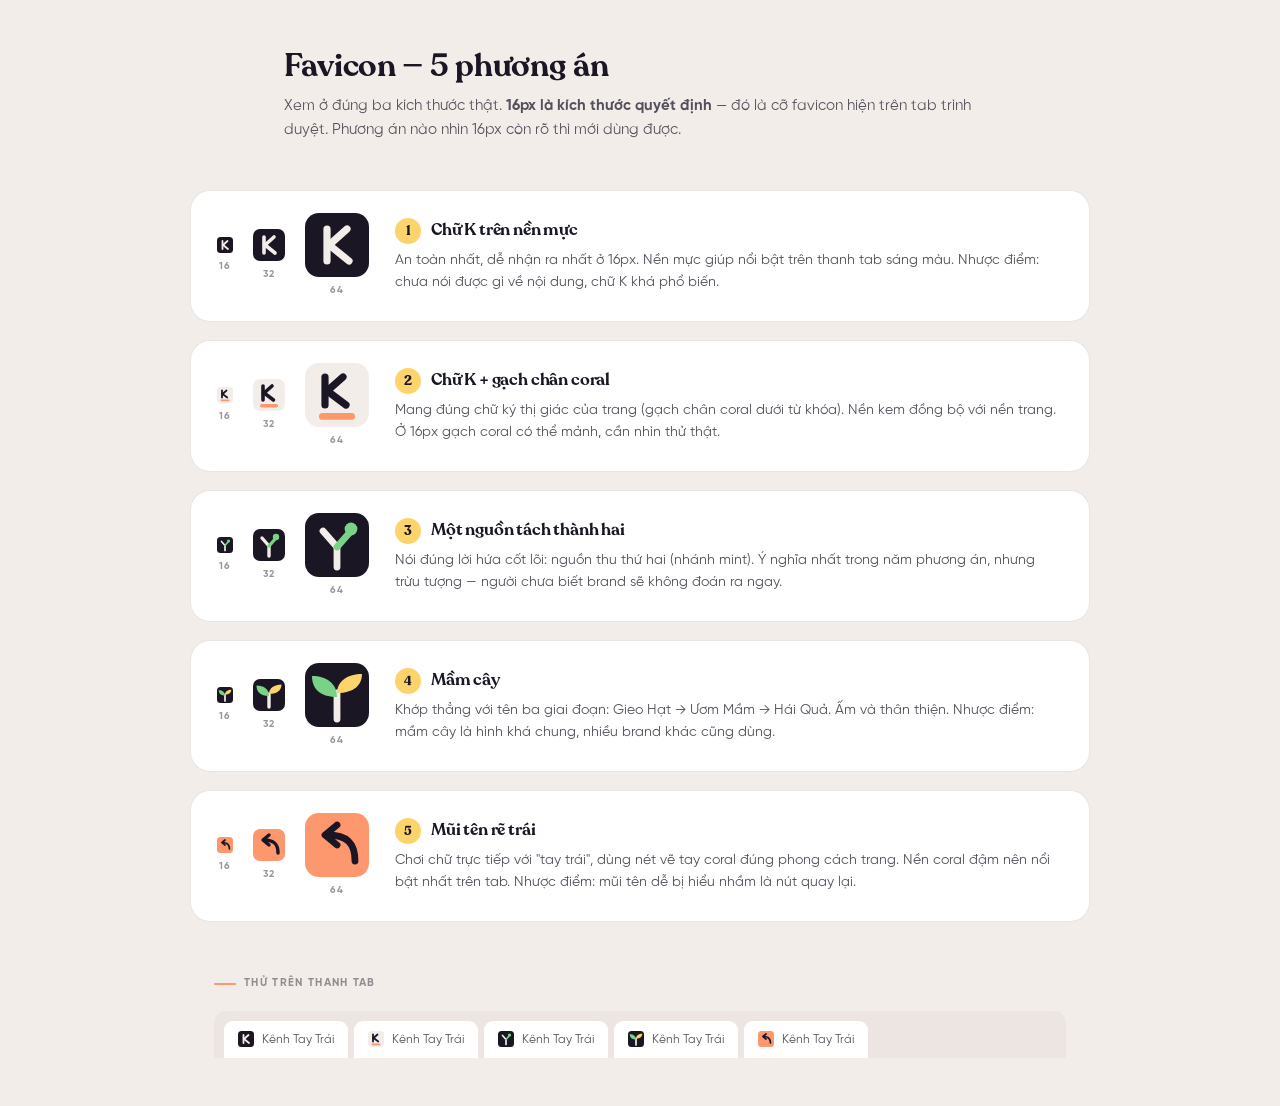
<file: favicon-preview.html>
<!doctype html>
<html lang="vi">
<head>
<meta charset="utf-8">
<meta name="viewport" content="width=device-width, initial-scale=1">
<title>Favicon — 5 phương án · Kênh Tay Trái</title>
<link rel="stylesheet" href="css/styles.css?v=15">
<style>
  body{padding:48px 0;}
  .fv-head{max-width:760px;margin:0 auto 48px;padding-inline:24px;}
  .fv-head h1{font-size:2rem;margin-bottom:10px;}
  .fv-head p{color:var(--fg-2);font-size:0.9375rem;line-height:1.6;}

  .fv-row{
    max-width:900px;margin:0 auto 18px;padding:22px 26px;
    background:var(--bg-1);border:1px solid var(--hairline);border-radius:var(--r-anchor);
    display:grid;grid-template-columns:auto 1fr;gap:26px;align-items:center;
  }
  .fv-sizes{display:flex;align-items:center;gap:20px;}
  .fv-sizes figure{text-align:center;}
  .fv-sizes img{display:block;margin:0 auto 6px;image-rendering:auto;}
  .fv-sizes figcaption{
    font-size:10px;font-weight:700;letter-spacing:0.06em;color:var(--label);
    text-transform:uppercase;
  }
  .s16{width:16px;height:16px;}
  .s32{width:32px;height:32px;}
  .s64{width:64px;height:64px;}

  .fv-info h3{font-size:1.0625rem;margin-bottom:6px;}
  .fv-info p{font-size:0.875rem;color:var(--fg-2);line-height:1.55;}
  .fv-num{
    display:inline-flex;align-items:center;justify-content:center;
    width:26px;height:26px;border-radius:50%;background:var(--yellow);
    font-weight:700;font-size:0.8125rem;margin-right:10px;vertical-align:middle;
  }

  /* Mô phỏng tab trình duyệt để thấy favicon trong ngữ cảnh thật */
  .fv-tabs{max-width:900px;margin:44px auto 0;padding-inline:24px;}
  .fv-tabbar{
    display:flex;gap:6px;flex-wrap:wrap;
    background:var(--bg-4);padding:10px 10px 0;border-radius:12px 12px 0 0;
  }
  .fv-tab{
    display:flex;align-items:center;gap:8px;
    background:var(--bg-1);border-radius:9px 9px 0 0;
    padding:9px 14px;font-size:12px;color:var(--fg-2);
    max-width:190px;
  }
  .fv-tab img{width:16px;height:16px;flex:none;}
  .fv-tab span{overflow:hidden;text-overflow:ellipsis;white-space:nowrap;}
</style>
</head>
<body>

<div class="fv-head">
  <h1>Favicon — 5 phương án</h1>
  <p>
    Xem ở đúng ba kích thước thật. <strong>16px là kích thước quyết định</strong> —
    đó là cỡ favicon hiện trên tab trình duyệt. Phương án nào nhìn 16px còn rõ thì mới dùng được.
  </p>
</div>

<div class="fv-row">
  <div class="fv-sizes">
    <figure><img class="s16" src="assets/favicon/opt1-monogram.svg" alt=""><figcaption>16</figcaption></figure>
    <figure><img class="s32" src="assets/favicon/opt1-monogram.svg" alt=""><figcaption>32</figcaption></figure>
    <figure><img class="s64" src="assets/favicon/opt1-monogram.svg" alt=""><figcaption>64</figcaption></figure>
  </div>
  <div class="fv-info">
    <h3><span class="fv-num">1</span>Chữ K trên nền mực</h3>
    <p>An toàn nhất, dễ nhận ra nhất ở 16px. Nền mực giúp nổi bật trên thanh tab sáng màu. Nhược điểm: chưa nói được gì về nội dung, chữ K khá phổ biến.</p>
  </div>
</div>

<div class="fv-row">
  <div class="fv-sizes">
    <figure><img class="s16" src="assets/favicon/opt2-monogram-underline.svg" alt=""><figcaption>16</figcaption></figure>
    <figure><img class="s32" src="assets/favicon/opt2-monogram-underline.svg" alt=""><figcaption>32</figcaption></figure>
    <figure><img class="s64" src="assets/favicon/opt2-monogram-underline.svg" alt=""><figcaption>64</figcaption></figure>
  </div>
  <div class="fv-info">
    <h3><span class="fv-num">2</span>Chữ K + gạch chân coral</h3>
    <p>Mang đúng chữ ký thị giác của trang (gạch chân coral dưới từ khóa). Nền kem đồng bộ với nền trang. Ở 16px gạch coral có thể mảnh, cần nhìn thử thật.</p>
  </div>
</div>

<div class="fv-row">
  <div class="fv-sizes">
    <figure><img class="s16" src="assets/favicon/opt3-hai-nguon-thu.svg" alt=""><figcaption>16</figcaption></figure>
    <figure><img class="s32" src="assets/favicon/opt3-hai-nguon-thu.svg" alt=""><figcaption>32</figcaption></figure>
    <figure><img class="s64" src="assets/favicon/opt3-hai-nguon-thu.svg" alt=""><figcaption>64</figcaption></figure>
  </div>
  <div class="fv-info">
    <h3><span class="fv-num">3</span>Một nguồn tách thành hai</h3>
    <p>Nói đúng lời hứa cốt lõi: nguồn thu thứ hai (nhánh mint). Ý nghĩa nhất trong năm phương án, nhưng trừu tượng — người chưa biết brand sẽ không đoán ra ngay.</p>
  </div>
</div>

<div class="fv-row">
  <div class="fv-sizes">
    <figure><img class="s16" src="assets/favicon/opt4-mam-cay.svg" alt=""><figcaption>16</figcaption></figure>
    <figure><img class="s32" src="assets/favicon/opt4-mam-cay.svg" alt=""><figcaption>32</figcaption></figure>
    <figure><img class="s64" src="assets/favicon/opt4-mam-cay.svg" alt=""><figcaption>64</figcaption></figure>
  </div>
  <div class="fv-info">
    <h3><span class="fv-num">4</span>Mầm cây</h3>
    <p>Khớp thẳng với tên ba giai đoạn: Gieo Hạt → Ươm Mầm → Hái Quả. Ấm và thân thiện. Nhược điểm: mầm cây là hình khá chung, nhiều brand khác cũng dùng.</p>
  </div>
</div>

<div class="fv-row">
  <div class="fv-sizes">
    <figure><img class="s16" src="assets/favicon/opt5-mui-ten-trai.svg" alt=""><figcaption>16</figcaption></figure>
    <figure><img class="s32" src="assets/favicon/opt5-mui-ten-trai.svg" alt=""><figcaption>32</figcaption></figure>
    <figure><img class="s64" src="assets/favicon/opt5-mui-ten-trai.svg" alt=""><figcaption>64</figcaption></figure>
  </div>
  <div class="fv-info">
    <h3><span class="fv-num">5</span>Mũi tên rẽ trái</h3>
    <p>Chơi chữ trực tiếp với "tay trái", dùng nét vẽ tay coral đúng phong cách trang. Nền coral đậm nên nổi bật nhất trên tab. Nhược điểm: mũi tên dễ bị hiểu nhầm là nút quay lại.</p>
  </div>
</div>

<div class="fv-tabs">
  <p class="eyebrow">Thử trên thanh tab</p>
  <div class="fv-tabbar">
    <div class="fv-tab"><img src="assets/favicon/opt1-monogram.svg" alt=""><span>Kênh Tay Trái</span></div>
    <div class="fv-tab"><img src="assets/favicon/opt2-monogram-underline.svg" alt=""><span>Kênh Tay Trái</span></div>
    <div class="fv-tab"><img src="assets/favicon/opt3-hai-nguon-thu.svg" alt=""><span>Kênh Tay Trái</span></div>
    <div class="fv-tab"><img src="assets/favicon/opt4-mam-cay.svg" alt=""><span>Kênh Tay Trái</span></div>
    <div class="fv-tab"><img src="assets/favicon/opt5-mui-ten-trai.svg" alt=""><span>Kênh Tay Trái</span></div>
  </div>
</div>

</body>
</html>
</file>
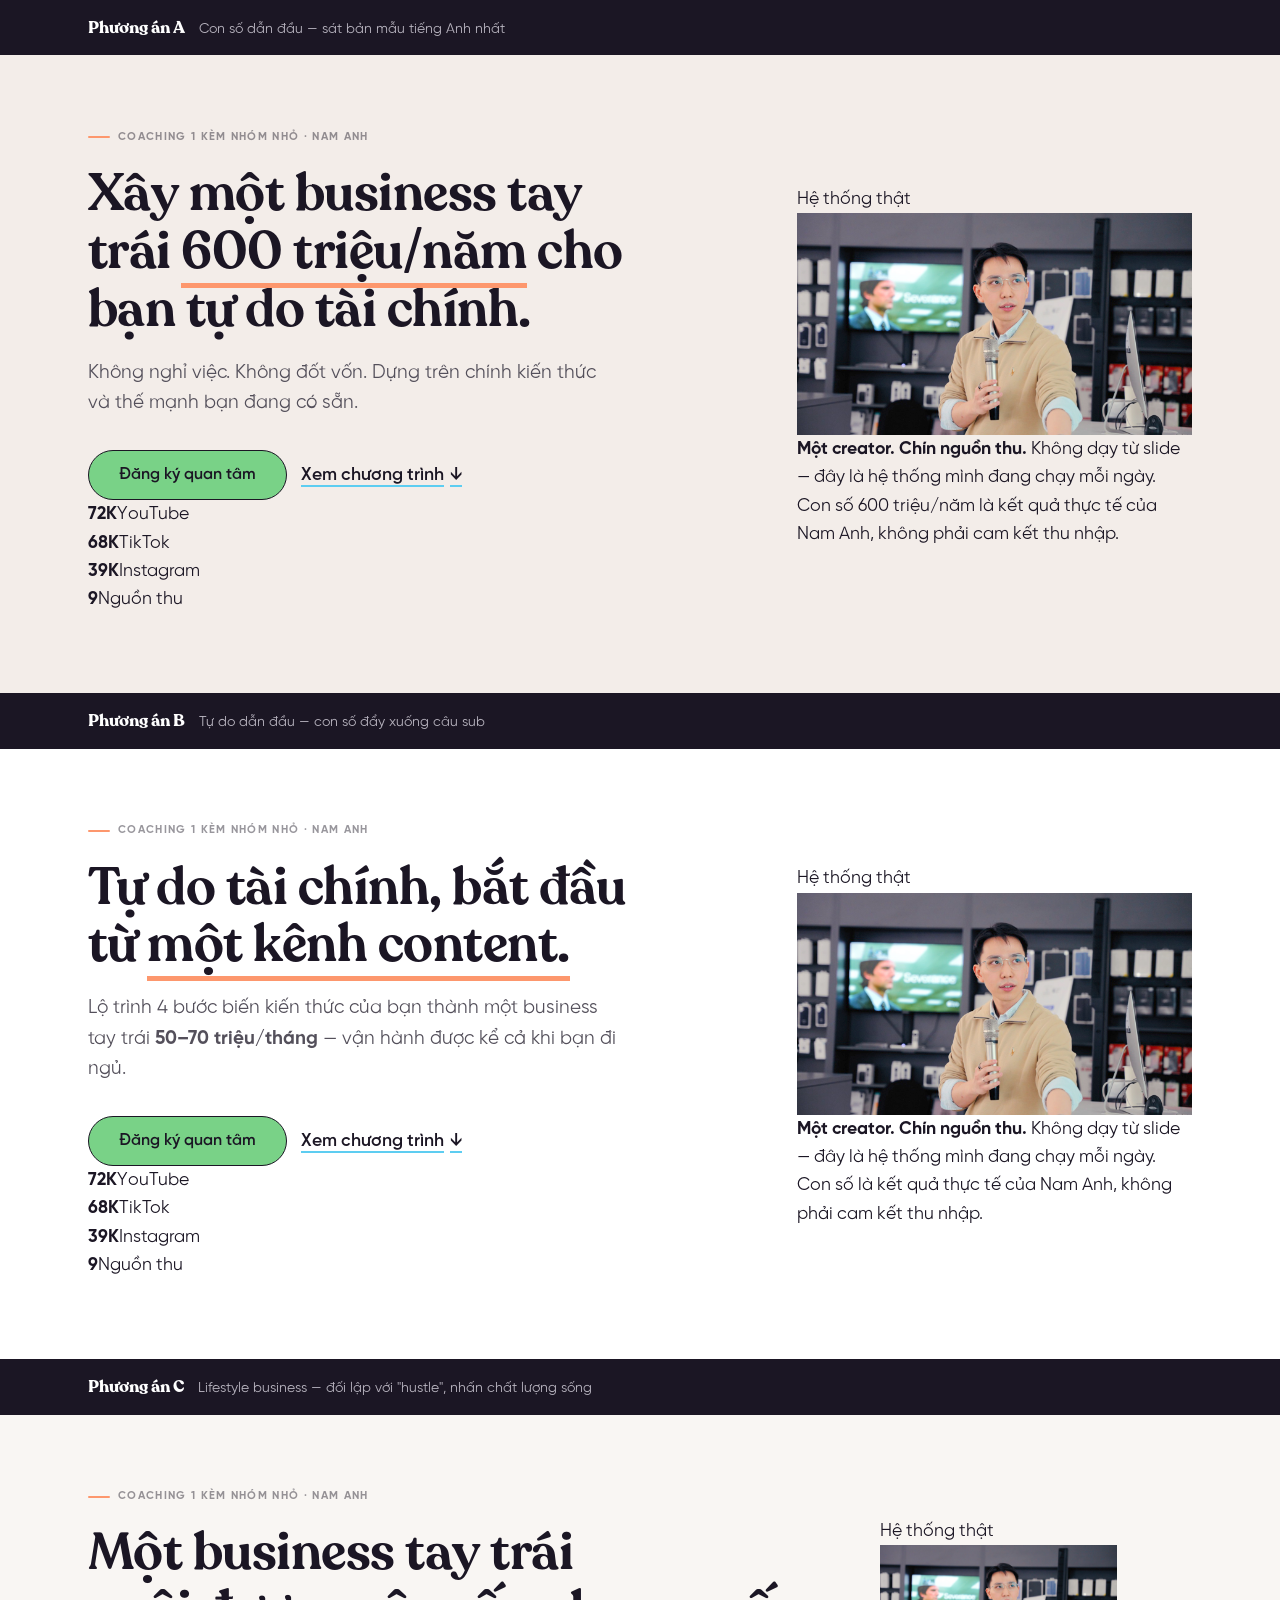
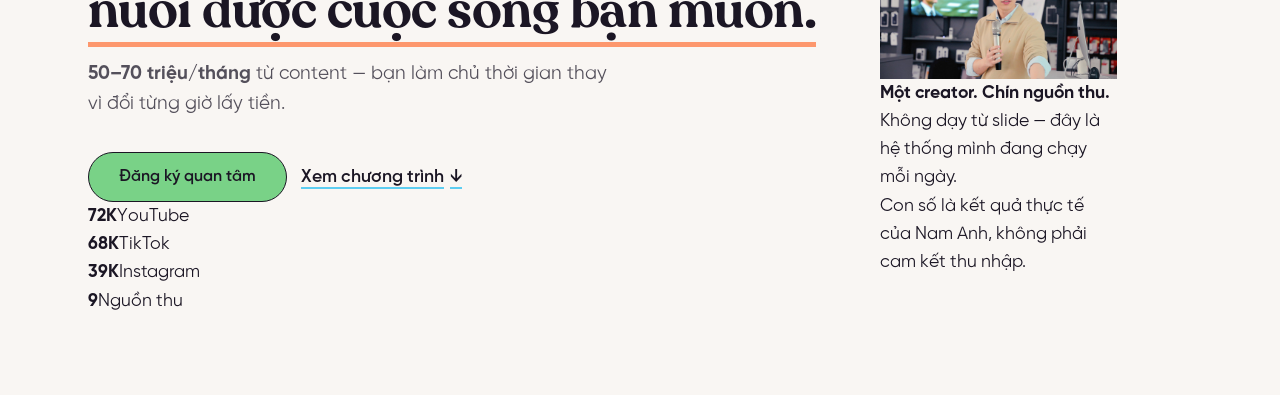
<file: hero-options.html>
<!doctype html>
<html lang="vi">
<head>
<meta charset="utf-8">
<meta name="viewport" content="width=device-width, initial-scale=1">
<title>Hero — 3 phương án · Kênh Tay Trái</title>
<link rel="stylesheet" href="css/styles.css">
<style>
  .optlabel{
    background:var(--fg-1);color:#fff;
    padding:14px 0;
  }
  .optlabel .container{display:flex;align-items:baseline;gap:14px;flex-wrap:wrap;}
  .optlabel b{font-family:var(--font-head);font-weight:700;font-size:1.0625rem;}
  .optlabel span{font-size:0.875rem;color:#B8B4BF;}
  .hero{padding-block:clamp(2.5rem,2rem + 3vw,4rem) clamp(3rem,2rem + 4vw,5rem);}
</style>
</head>
<body>

<!-- ================= PHƯƠNG ÁN A ================= -->
<div class="optlabel"><div class="container"><b>Phương án A</b><span>Con số dẫn đầu — sát bản mẫu tiếng Anh nhất</span></div></div>
<section class="hero bg-cream">
  <div class="container hero__grid">
    <div class="hero__copy">
      <p class="eyebrow">Coaching 1 kèm nhóm nhỏ · Nam Anh</p>
      <h1>Xây một business tay trái <span class="mark mark--underline num">600 triệu/năm</span> cho bạn tự do tài chính.</h1>
      <p class="hero__sub">
        Không nghỉ việc. Không đốt vốn. Dựng trên chính kiến thức
        và thế mạnh bạn đang có sẵn.
      </p>
      <div class="hero__actions">
        <a class="btn btn--mint" href="#">Đăng ký quan tâm</a>
        <a class="link-action" href="#">Xem chương trình <span aria-hidden="true">↓</span></a>
      </div>
      <div class="hero__stats">
        <div class="hero__stat"><b class="num">72K</b><span>YouTube</span></div>
        <div class="hero__stat"><b class="num">68K</b><span>TikTok</span></div>
        <div class="hero__stat"><b class="num">39K</b><span>Instagram</span></div>
        <div class="hero__stat"><b class="num">9</b><span>Nguồn thu</span></div>
      </div>
    </div>
    <figure class="hero__visual">
      <span class="hero__badge">Hệ thống thật</span>
      <div class="hero__card">
        <img src="assets/img/nam-anh-speaking.jpg" alt="Nam Anh chia sẻ tại một buổi workshop">
        <div class="hero__cardnote">
          <strong>Một creator. Chín nguồn thu.</strong>
          <span>Không dạy từ slide — đây là hệ thống mình đang chạy mỗi ngày.</span>
        </div>
      </div>
      <figcaption class="hero__caption">Con số 600 triệu/năm là kết quả thực tế của Nam Anh, không phải cam kết thu nhập.</figcaption>
    </figure>
  </div>
</section>

<!-- ================= PHƯƠNG ÁN B ================= -->
<div class="optlabel"><div class="container"><b>Phương án B</b><span>Tự do dẫn đầu — con số đẩy xuống câu sub</span></div></div>
<section class="hero bg-white">
  <div class="container hero__grid">
    <div class="hero__copy">
      <p class="eyebrow">Coaching 1 kèm nhóm nhỏ · Nam Anh</p>
      <h1>Tự do tài chính, bắt đầu từ <span class="mark mark--underline">một kênh content.</span></h1>
      <p class="hero__sub">
        Lộ trình 4 bước biến kiến thức của bạn thành một business tay trái
        <b class="num">50–70 triệu/tháng</b> — vận hành được kể cả khi bạn đi ngủ.
      </p>
      <div class="hero__actions">
        <a class="btn btn--mint" href="#">Đăng ký quan tâm</a>
        <a class="link-action" href="#">Xem chương trình <span aria-hidden="true">↓</span></a>
      </div>
      <div class="hero__stats">
        <div class="hero__stat"><b class="num">72K</b><span>YouTube</span></div>
        <div class="hero__stat"><b class="num">68K</b><span>TikTok</span></div>
        <div class="hero__stat"><b class="num">39K</b><span>Instagram</span></div>
        <div class="hero__stat"><b class="num">9</b><span>Nguồn thu</span></div>
      </div>
    </div>
    <figure class="hero__visual">
      <span class="hero__badge">Hệ thống thật</span>
      <div class="hero__card">
        <img src="assets/img/nam-anh-speaking.jpg" alt="Nam Anh chia sẻ tại một buổi workshop">
        <div class="hero__cardnote">
          <strong>Một creator. Chín nguồn thu.</strong>
          <span>Không dạy từ slide — đây là hệ thống mình đang chạy mỗi ngày.</span>
        </div>
      </div>
      <figcaption class="hero__caption">Con số là kết quả thực tế của Nam Anh, không phải cam kết thu nhập.</figcaption>
    </figure>
  </div>
</section>

<!-- ================= PHƯƠNG ÁN C ================= -->
<div class="optlabel"><div class="container"><b>Phương án C</b><span>Lifestyle business — đối lập với "hustle", nhấn chất lượng sống</span></div></div>
<section class="hero bg-ivory">
  <div class="container hero__grid">
    <div class="hero__copy">
      <p class="eyebrow">Coaching 1 kèm nhóm nhỏ · Nam Anh</p>
      <h1>Một business tay trái <span class="mark mark--underline">nuôi được cuộc sống bạn muốn.</span></h1>
      <p class="hero__sub">
        <b class="num">50–70 triệu/tháng</b> từ content — bạn làm chủ thời gian
        thay vì đổi từng giờ lấy tiền.
      </p>
      <div class="hero__actions">
        <a class="btn btn--mint" href="#">Đăng ký quan tâm</a>
        <a class="link-action" href="#">Xem chương trình <span aria-hidden="true">↓</span></a>
      </div>
      <div class="hero__stats">
        <div class="hero__stat"><b class="num">72K</b><span>YouTube</span></div>
        <div class="hero__stat"><b class="num">68K</b><span>TikTok</span></div>
        <div class="hero__stat"><b class="num">39K</b><span>Instagram</span></div>
        <div class="hero__stat"><b class="num">9</b><span>Nguồn thu</span></div>
      </div>
    </div>
    <figure class="hero__visual">
      <span class="hero__badge">Hệ thống thật</span>
      <div class="hero__card">
        <img src="assets/img/nam-anh-speaking.jpg" alt="Nam Anh chia sẻ tại một buổi workshop">
        <div class="hero__cardnote">
          <strong>Một creator. Chín nguồn thu.</strong>
          <span>Không dạy từ slide — đây là hệ thống mình đang chạy mỗi ngày.</span>
        </div>
      </div>
      <figcaption class="hero__caption">Con số là kết quả thực tế của Nam Anh, không phải cam kết thu nhập.</figcaption>
    </figure>
  </div>
</section>

</body>
</html>
</file>
<file: css/styles.css>
/* ==========================================================================
   Kênh Tay Trái — Editorial Warm Clean
   Design system: 04_Resources/Design System — Marketing/
   Luật cứng: nền kem #F3EDE9 · CTA mint chữ mực · ĐÚNG 1 shadow 6px 6px 0 #000
   (thẻ anchor) · card 16px hairline · active state đen đặc · tối đa 2 accent/section
   ========================================================================== */

/* -------- Fonts -------- */
@font-face { font-family:'SVN-Recoleta'; src:url('../fonts/SVN-Recoleta SemiBold.otf') format('opentype'); font-weight:600; font-style:normal; font-display:swap; }
@font-face { font-family:'SVN-Recoleta'; src:url('../fonts/SVN-Recoleta Bold.otf') format('opentype'); font-weight:700; font-style:normal; font-display:swap; }
@font-face { font-family:'SVN-Gilroy'; src:url('../fonts/SVN-Gilroy Light.otf') format('opentype'); font-weight:300; font-style:normal; font-display:swap; }
@font-face { font-family:'SVN-Gilroy'; src:url('../fonts/SVN-Gilroy Regular.otf') format('opentype'); font-weight:400; font-style:normal; font-display:swap; }
@font-face { font-family:'SVN-Gilroy'; src:url('../fonts/SVN-Gilroy Medium.otf') format('opentype'); font-weight:500; font-style:normal; font-display:swap; }
@font-face { font-family:'SVN-Gilroy'; src:url('../fonts/SVN-Gilroy SemiBold.otf') format('opentype'); font-weight:600; font-style:normal; font-display:swap; }
@font-face { font-family:'SVN-Gilroy'; src:url('../fonts/SVN-Gilroy Bold.otf') format('opentype'); font-weight:700; font-style:normal; font-display:swap; }
@font-face { font-family:'SVN-Gilroy'; src:url('../fonts/SVN-Gilroy XBold.otf') format('opentype'); font-weight:800; font-style:normal; font-display:swap; }

/* -------- Tokens -------- */
:root{
  /* accent — vai trò khóa cứng */
  --mint:#79D287;      --mint-soft:#B3E8BB;   --mint-hover:#6BC77A;
  --coral:#FD976D;     --coral-soft:#FDC7B1;
  --yellow:#FDD46B;    --yellow-soft:#FEE7A8;
  --sky:#5DCDF1;       --sky-soft:#BFE7F7;
  --lavender:#C9B1FB;  --lavender-soft:#E3D6FD;
  /* foreground */
  --fg-1:#1B1624; --fg-2:#54505B; --fg-3:#76737C; --fg-4:#8D8A91;
  /* surface */
  --bg-1:#FFFFFF; --bg-2:#F9F6F3; --bg-3:#F3EDE9; --bg-4:#ECE5E1;
  /* semantic */
  --positive:#00D084; --focus:#0693E3;
  /* structure alpha */
  --hairline:rgba(27,22,36,0.10);
  --row:rgba(27,22,36,0.06);
  --hover:rgba(27,22,36,0.03);
  --label:rgba(27,22,36,0.45);
  /* type */
  --font-head:'SVN-Recoleta',Georgia,serif;
  --font-body:'SVN-Gilroy',Arial,sans-serif;
  --step-hero:clamp(2.375rem,1.6rem + 2.6vw,3.75rem);
  --step-h2:clamp(2rem,1.3rem + 2.9vw,3.75rem);
  --step-h3:clamp(1.5rem,1.15rem + 1.4vw,2.25rem);
  --step-h4:clamp(1.25rem,1.1rem + 0.6vw,1.5rem);
  --step-body:clamp(1rem,0.96rem + 0.18vw,1.125rem);
  /* spacing */
  --sp-section:clamp(4rem,2.5rem + 6vw,7.5rem);
  --container:1200px; --narrow:760px;
  --pad-x:clamp(1.25rem,4vw,3rem);
  --nav-h:68px;
  /* radius */
  --r-card:16px; --r-anchor:20px; --r-input:8px; --r-pill:9999px;
  /* shadow duy nhất của trang */
  --shadow-anchor:6px 6px 0 #000;
}

/* -------- Reset -------- */
*,*::before,*::after{box-sizing:border-box;margin:0;padding:0;}
html{scroll-behavior:smooth;-webkit-text-size-adjust:100%;}
body{
  font-family:var(--font-body); font-weight:400; font-size:var(--step-body);
  line-height:1.6; color:var(--fg-1); background:var(--bg-3);
  -webkit-font-smoothing:antialiased; text-rendering:optimizeLegibility;
  font-feature-settings:"kern" 1,"liga" 1;
  overflow-x:clip;
}
img,svg{display:block;max-width:100%;}
a{color:inherit;text-decoration:none;}
button{font-family:inherit;cursor:pointer;border:none;background:none;color:inherit;}
ul{list-style:none;}
h1,h2,h3,h4{font-family:var(--font-head);font-weight:600;line-height:1.12;letter-spacing:-0.01em;}
strong,b{font-weight:700;}
:focus-visible{outline:3px solid rgba(6,147,227,0.4);outline-offset:2px;border-radius:4px;}
.num{font-variant-numeric:tabular-nums;}
.sr-only{position:absolute;width:1px;height:1px;padding:0;overflow:hidden;clip:rect(0 0 0 0);white-space:nowrap;border:0;}

/* -------- Layout helpers -------- */
.container{max-width:var(--container);margin-inline:auto;padding-inline:var(--pad-x);}
.narrow{max-width:var(--narrow);margin-inline:auto;}
.section{padding-block:var(--sp-section);}
section[id]{scroll-margin-top:calc(var(--nav-h) + 12px);}
.bg-cream{background:var(--bg-3);}
.bg-white{background:var(--bg-1);}
.bg-ivory{background:var(--bg-2);}
.bg-ink{background:var(--fg-1);color:#EDEAF1;}

.eyebrow{
  display:inline-flex;align-items:center;gap:8px;
  font-size:11px;font-weight:700;text-transform:uppercase;letter-spacing:0.12em;
  color:var(--label);margin-bottom:18px;
}
.eyebrow::before{content:"";width:22px;height:2px;background:var(--coral);border-radius:2px;}
.eyebrow--center{justify-content:center;}
.eyebrow--center::before{width:7px;height:7px;border-radius:50%;}

/* chữ ký: underline coral */
.mark{position:relative;white-space:nowrap;}
/* Màn hẹp: cụm dài phải xuống dòng được, không thì tràn ngang.
   Underline nền-gradient vẫn vẽ đúng trên từng dòng. */
@media (max-width:720px){
  .mark{white-space:normal;}
}
/* cụm dài (>3 chữ) cần xuống dòng được — underline vẫn chạy theo từng dòng */
.mark--wrap{white-space:normal;}
.mark--underline{
  text-decoration:underline;text-decoration-color:var(--coral);
  text-decoration-thickness:5px;text-underline-offset:0.22em;text-decoration-skip-ink:none;
}

/* [hidden] phải thắng mọi display do class đặt (vd .btn{display:inline-flex}) */
[hidden]{display:none !important;}

/* -------- Buttons (không shadow) -------- */
.btn{
  display:inline-flex;align-items:center;justify-content:center;gap:10px;
  font-family:var(--font-body);font-weight:600;font-size:1rem;line-height:1;
  padding:16px 30px;border-radius:var(--r-pill);
  border:1.75px solid var(--fg-1);white-space:nowrap;
  transition:transform .15s ease,background-color .15s ease,color .15s ease;
}
.btn:active{transform:translateY(1px);}
.btn--mint{background:var(--mint);color:var(--fg-1);}
.btn--mint:hover{background:var(--mint-hover);transform:translateY(-1px);}
.btn--outline{background:transparent;color:var(--fg-1);}
.btn--outline:hover{background:var(--fg-1);color:#fff;transform:translateY(-1px);}
.btn--dark{background:var(--fg-1);color:#fff;border-color:var(--fg-1);}
.btn--sm{padding:11px 20px;font-size:0.9375rem;}

/* link hành động = sky */
.link-action{
  display:inline-flex;align-items:center;gap:6px;font-weight:600;
  color:var(--fg-1);
  text-decoration:underline;text-decoration-color:var(--sky);
  text-decoration-thickness:2px;text-underline-offset:5px;
  transition:text-decoration-color .15s ease,gap .15s ease;
}
.link-action:hover{text-decoration-color:var(--fg-1);gap:10px;}

/* ==========================================================================
   NAV
   ========================================================================== */
.nav{
  position:sticky;top:0;z-index:50;
  height:var(--nav-h);
  background:rgba(243,237,233,0.88);
  backdrop-filter:saturate(140%) blur(10px);
  -webkit-backdrop-filter:saturate(140%) blur(10px);
  border-bottom:1px solid transparent;
  transition:border-color .2s ease;
}
.nav.is-stuck{border-bottom-color:var(--hairline);}
/* Thanh tiến độ đọc trang — chỉ báo, không chiếm quyền cuộn */
.nav__progress{
  position:absolute;left:0;right:0;bottom:-1px;height:3px;
  background:var(--mint);transform:scaleX(0);transform-origin:left center;
  will-change:transform;pointer-events:none;
}
.nav__inner{height:100%;display:flex;align-items:center;justify-content:space-between;gap:24px;}
.nav__brand{display:flex;align-items:baseline;gap:9px;}
.nav__brand b{font-family:var(--font-head);font-weight:700;font-size:1.125rem;letter-spacing:-0.02em;}
.nav__brand span{font-size:12px;font-weight:500;color:var(--fg-3);}
.nav__links{display:flex;align-items:center;gap:28px;}
.nav__links a{font-size:0.9375rem;font-weight:500;color:var(--fg-2);transition:color .15s ease;}
.nav__links a:hover{color:var(--fg-1);}
@media (max-width:860px){ .nav__links a:not(.btn){display:none;} }
@media (max-width:520px){ .nav__brand span{display:none;} }

/* ==========================================================================
   HERO
   ========================================================================== */
.hero{
  padding-block:clamp(3rem,2rem + 5vw,5.5rem) clamp(3rem,2rem + 5vw,5.5rem);
}
/* 2 cột: chữ trái — ảnh dọc phải (ảnh giữ nguyên tỉ lệ gốc, không cắt) */
.hero__grid{
  display:grid;grid-template-columns:1.24fr 0.76fr;
  gap:clamp(2rem,5vw,4.5rem);align-items:center;
}
.hero h1{
  /* nhỏ hơn --step-hero vì giờ nằm trong cột hẹp hơn toàn khung */
  font-size:clamp(2.125rem,1.35rem + 2.35vw,3.25rem);
  margin-bottom:20px;text-wrap:balance;
}
.hero__sub{
  font-size:clamp(1rem,0.96rem + 0.28vw,1.1875rem);
  color:var(--fg-2);max-width:44ch;margin:0 0 32px;
}
.hero__actions{display:flex;flex-wrap:wrap;gap:14px;}

/* ---- Ảnh hero: thẻ anchor DUY NHẤT có shadow trên trang ---- */
.hero__video{position:relative;max-width:400px;margin-inline:auto;width:100%;}
.hero__player{
  display:block;position:relative;overflow:hidden;
  border-radius:var(--r-anchor);border:2px solid var(--fg-1);
  box-shadow:var(--shadow-anchor);background:var(--fg-1);
}
/* height:auto — giữ đúng tỉ lệ gốc của ảnh, không crop */
.hero__player img{width:100%;height:auto;display:block;}
/* Nét vẽ tay coral chỉ lên ảnh. Neo vào cạnh TRÁI của ảnh (không phải đáy)
   để không đè lên dòng credit — credit giờ nằm gọn trong cột hẹp. */
.hero__deco{
  position:absolute;left:-52px;bottom:96px;width:64px;height:auto;pointer-events:none;
}
@media (max-width:1120px){ .hero__deco{left:-44px;bottom:80px;width:56px;} }
.hero__credit{
  margin-top:16px;font-size:0.875rem;line-height:1.5;color:var(--fg-3);text-align:center;
}

/* ---- Tag uy tín ---- */
.hero__tags{
  display:flex;flex-wrap:wrap;justify-content:center;gap:12px;
  max-width:900px;margin:clamp(1.75rem,3.5vw,2.5rem) auto 0;
  padding-top:clamp(1.5rem,3vw,2rem);border-top:1px solid var(--hairline);
}
.hero__tags li{
  display:inline-flex;align-items:center;gap:8px;
  padding:9px 18px;border-radius:var(--r-pill);
  background:var(--bg-1);border:1px solid var(--hairline);
  font-size:0.9375rem;font-weight:500;color:var(--fg-2);
}
.hero__tags li::before{
  content:"";width:8px;height:8px;border-radius:50%;
  background:var(--lavender);flex:none;
}
.hero__tags b{
  font-family:var(--font-head);font-weight:700;font-size:1.0625rem;color:var(--fg-1);
  font-variant-numeric:tabular-nums;
}


/* Màn hẹp: xếp dọc, chữ căn giữa lại như cũ, ảnh xuống dưới */
@media (max-width:880px){
  .hero__grid{grid-template-columns:1fr;gap:clamp(2rem,6vw,2.75rem);}
  .hero__copy{text-align:center;}
  .hero .eyebrow{justify-content:center;}
  .hero__sub{max-width:52ch;margin-inline:auto;}
  .hero__actions{justify-content:center;}
  .hero__video{max-width:340px;}
}
@media (max-width:640px){
  .hero__actions .btn{width:100%;}
  .hero__deco{display:none;}
  .hero__video{max-width:290px;}
}

/* ==========================================================================
   SECTION 2 — LÝ DO (một sự thật ít ai nói ra)
   ========================================================================== */
.reasons__inner{max-width:700px;text-align:center;}

.reasons__title{
  font-size:var(--step-h2);line-height:1.16;margin:20px auto 36px;
}
.reasons__title em{
  display:block;margin-top:6px;font-style:italic;color:var(--coral);
}

.reasons__body{
  font-size:clamp(1rem,0.96rem + 0.22vw,1.125rem);
  color:var(--fg-2);line-height:1.65;
  max-width:56ch;margin:0 auto 24px;
}
.reasons__closing{margin-top:32px;color:var(--fg-1);font-weight:500;}

.reasons__list{
  display:inline-block;text-align:left;margin:8px auto 28px;
}
.reasons__list li{
  position:relative;padding-left:24px;margin-bottom:14px;
  font-size:clamp(1rem,0.96rem + 0.22vw,1.125rem);color:var(--fg-2);
}
.reasons__list li:last-child{margin-bottom:0;}
/* Tile nền trung tính (không tốn ngân sách accent — section này đã dùng coral)
   Marker ✕ vì đây là list "bạn sẽ KHÔNG cần", chấm tròn đọc nhầm thành checklist */
.reasons__list li{
  background:var(--bg-2);border:1px solid var(--hairline);
  border-radius:var(--r-card);
  padding:14px 18px 14px 46px;margin-bottom:10px;
}
.reasons__list li::before{
  content:"";position:absolute;left:18px;top:50%;transform:translateY(-50%);
  width:16px;height:16px;
  background:no-repeat center/16px 16px;
  background-image:url("data:image/svg+xml,%3Csvg xmlns='http://www.w3.org/2000/svg' viewBox='0 0 16 16'%3E%3Cpath d='M4 4l8 8M12 4l-8 8' stroke='%23FD976D' stroke-width='2.2' stroke-linecap='round'/%3E%3C/svg%3E");
}

/* ==========================================================================
   SECTION 3 — VỀ NAM ANH (thương hiệu cá nhân đổi đời)
   ========================================================================== */
.story__title{
  font-size:var(--step-h2);line-height:1.18;text-align:center;
  max-width:820px;margin:0 auto clamp(3rem,6vw,4.5rem);
}

.story__grid{
  display:grid;grid-template-columns:0.85fr 1.15fr;
  gap:clamp(2.5rem,6vw,5rem);align-items:start;
}

/* ---- Collage ảnh (không shadow — ngân sách shadow của trang đã dùng ở hero) ---- */
.story__collage{position:relative;max-width:420px;}
.story__photo{
  border-radius:var(--r-card);overflow:hidden;border:1px solid var(--hairline);background:var(--bg-1);
}
.story__photo img{width:100%;height:100%;object-fit:cover;display:block;}

.story__photo--main{
  width:78%;aspect-ratio:4/5;margin-left:auto;
  border-radius:20px 20px 20px 4px;
}
.story__photo--small{
  position:absolute;left:0;top:32%;width:38%;aspect-ratio:1/1;z-index:2;
  border-radius:16px;
}
.story__photo--bottom{
  width:62%;aspect-ratio:4/3;margin-top:20px;
  border-radius:4px 20px 20px 20px;
}

/* deco: sao nhỏ lavender ở khoảng trống trên–trái, mũi tên coral ở trống dưới–phải */
.story__deco{position:absolute;width:30px;height:30px;pointer-events:none;}
.story__deco--1{top:0;left:0;}
.story__deco--arrow{
  width:66px;height:50px;left:auto;right:3%;bottom:4%;
}
@media (max-width:860px){
  .story__deco--arrow{width:54px;height:41px;right:1%;}
}

/* ---- Copy ---- */
.story__copy p{
  font-size:clamp(1rem,0.96rem + 0.2vw,1.0625rem);
  line-height:1.7;color:var(--fg-2);margin-bottom:22px;
}
.story__copy p:last-child{margin-bottom:0;}
.story__copy strong{color:var(--fg-1);}

@media (max-width:860px){
  .story__grid{grid-template-columns:1fr;}
  .story__collage{max-width:340px;margin-inline:auto;margin-bottom:1rem;}
}

/* ---- Highlight inline (vai trò yellow: nhấn cụm số trong câu) ---- */
.hl{
  background:linear-gradient(to bottom, transparent 62%, var(--yellow-soft) 62%);
  padding:0 2px;font-weight:700;
}

/* ---- Câu đúc kết hành trình ---- */
.story__milestone{
  font-size:var(--step-h3);line-height:1.35;text-align:center;
  max-width:900px;margin:clamp(4rem,8vw,6rem) auto clamp(2.5rem,5vw,3.5rem);
}

/* ---- Biểu đồ hành trình ---- */
.journey{max-width:960px;margin:0 auto;}
.journey__label{
  text-align:center;font-size:0.9375rem;color:var(--fg-3);margin-bottom:20px;
}
.journey__label strong{color:var(--fg-1);font-family:var(--font-head);}

.journey__chart{
  position:relative;background:var(--bg-2);border:1px solid var(--hairline);
  border-radius:var(--r-anchor);padding:clamp(1.5rem,4vw,2.5rem) clamp(1.5rem,5vw,3rem) 3.5rem;
  overflow:hidden;
}
.journey__line{width:100%;height:auto;display:block;}

.journey__icon{
  position:absolute;left:var(--x);top:var(--y);
  font-size:clamp(1.25rem,2.4vw,1.75rem);
  transform:rotate(var(--r));opacity:0.9;pointer-events:none;
}

.journey__callout{
  position:absolute;background:var(--bg-1);border:1.5px solid var(--fg-1);
  border-radius:var(--r-card);padding:9px 14px;font-size:0.8125rem;line-height:1.4;
  color:var(--fg-2);white-space:nowrap;
}
.journey__callout b{font-family:var(--font-head);color:var(--fg-1);}
.journey__callout--start{left:clamp(1.25rem,4vw,2.5rem);bottom:3.6rem;}
.journey__callout--end{right:clamp(1.25rem,4vw,2.5rem);top:clamp(1rem,3vw,1.5rem);}

.journey__axis{
  position:absolute;left:0;right:0;bottom:1.1rem;
  display:flex;justify-content:space-between;
  padding:0 clamp(1.5rem,5vw,3rem);
  font-size:11px;font-weight:700;text-transform:uppercase;letter-spacing:0.06em;
  color:var(--label);
}

@media (max-width:640px){
  .journey__callout{font-size:0.75rem;padding:7px 10px;}
  .journey__callout--start{bottom:3.2rem;}
  .journey__icon{display:none;}
}

/* Badge decorative — vai trò khóa của Lavender */
.badge-lav{
  display:inline-block;background:var(--lavender-soft);
  border:1.5px solid var(--fg-1);border-radius:var(--r-pill);
  padding:5px 14px;margin-bottom:14px;
  font-size:11px;font-weight:700;text-transform:uppercase;letter-spacing:0.07em;
  color:var(--fg-1);
}

/* ---- Đoạn kết + thu nhập thụ động ---- */
.story__outro{
  max-width:700px;margin:clamp(3rem,6vw,4rem) auto 0;text-align:center;
}
.story__outro p{
  font-size:clamp(1rem,0.96rem + 0.2vw,1.0625rem);
  line-height:1.7;color:var(--fg-2);margin-bottom:22px;
}

/* bảng thu nhập đã gộp vào chân từng thẻ ảnh — xem .story__proof figcaption */

.story__proof{
  position:relative;
  /* phá khung 700px của .story__outro để ảnh đủ lớn, số đọc được */
  width:min(1120px,calc(100vw - 2 * var(--pad-x)));
  margin:26px 0 38px 50%;transform:translateX(-50%);
  display:grid;grid-template-columns:repeat(3,1fr);
  gap:clamp(1.25rem,3.4vw,3rem);align-items:start;
}

/* đường đứt nét nối 3 ảnh — nằm dưới card, chỉ lộ ra ở khoảng hở */
.story__proof-links{
  position:absolute;inset:0;width:100%;height:100%;
  z-index:0;pointer-events:none;overflow:visible;
}
.story__proof-links path{
  fill:none;stroke:var(--fg-4);stroke-width:2;
  stroke-dasharray:6 8;stroke-linecap:round;
  vector-effect:non-scaling-stroke;
}

.story__proof-card{
  position:relative;z-index:1;
  background:var(--bg-1);border:1px solid var(--hairline);
  border-radius:var(--r-card);padding:10px 10px 0;
}
.story__proof-card--a{margin-top:30px;transform:rotate(-1.5deg);}
.story__proof-card--b{transform:rotate(1deg);}
.story__proof-card--c{margin-top:22px;transform:rotate(-1deg);}

.story__shot{
  position:relative;border-radius:10px;overflow:hidden;background:var(--bg-2);
}
.story__shot img{width:100%;height:auto;display:block;}

/* khoanh tay vẽ vào đúng con số — nằm trong ảnh, không chạm caption */
.story__ring{position:absolute;overflow:visible;pointer-events:none;}
.story__ring path{
  fill:none;stroke:var(--coral);stroke-width:2.5;stroke-linecap:round;
  vector-effect:non-scaling-stroke;
}

/* nhãn nguồn thu + con số, nằm ngay dưới ảnh chứng minh */
.story__proof figcaption{
  display:flex;align-items:center;justify-content:space-between;gap:14px;
  padding:13px 6px 12px;
}
.story__proof figcaption span{font-size:0.9375rem;color:var(--fg-2);}
.story__proof figcaption b{
  font-family:var(--font-head);font-weight:700;font-size:1.125rem;color:var(--fg-1);
}

@media (max-width:760px){
  .story__proof{grid-template-columns:1fr;max-width:400px;gap:18px;}
  .story__proof-links{display:none;}
  .story__proof-card{margin-top:0;transform:none;}
}

.story__cta{margin-top:8px;}

/* ==========================================================================
   SECTION 4 — SO SÁNH (làm thêm ngoài giờ vs Kênh Tay Trái)
   ========================================================================== */
.compare__inner{max-width:1000px;}
.compare__title{
  font-size:var(--step-h2);line-height:1.2;text-align:center;
  max-width:760px;margin:0 auto 24px;
}
.compare__intro{
  font-size:clamp(1rem,0.96rem + 0.2vw,1.0625rem);
  color:var(--fg-2);line-height:1.7;text-align:center;
  max-width:680px;margin:0 auto clamp(3rem,6vw,4rem);
}

.compare__grid{
  display:grid;grid-template-columns:1fr 1fr;
  gap:clamp(1rem,3vw,1.75rem);align-items:stretch;
}
.compare__col{
  background:var(--bg-2);border:1px solid var(--hairline);
  border-radius:var(--r-anchor);padding:clamp(1.5rem,3vw,2.25rem);
}
/* Cột thắng nhấn bằng nền trung tính đậm hơn một nhịp + viền mực 2px
   (luật "active state đen đặc"). Không tô màu accent lên nền — accent chỉ
   nằm ở gạch chân tiêu đề, chip ✓, và câu chốt. */
.compare__col--highlight{
  background:var(--bg-3);border-color:var(--fg-1);border-width:2px;
}

.compare__colhead{
  font-size:1.25rem;margin-bottom:22px;
}
.compare__col--highlight .compare__colhead .mark--underline{
  font-style:italic;
}

.compare__list li{
  position:relative;padding:14px 0 14px 30px;
  border-top:1px solid var(--hairline);
  font-size:0.9375rem;color:var(--fg-2);line-height:1.5;
}
.compare__list li:first-child{border-top:none;padding-top:0;}

/* Cột trái: ✕ xám nhạt */
.compare__list li::before{
  content:"";position:absolute;left:0;top:1.15em;
  width:14px;height:14px;background:no-repeat center/14px 14px;
  background-image:url("data:image/svg+xml,%3Csvg xmlns='http://www.w3.org/2000/svg' viewBox='0 0 16 16'%3E%3Cpath d='M4 4l8 8M12 4l-8 8' stroke='%238D8A91' stroke-width='2' stroke-linecap='round'/%3E%3C/svg%3E");
}
.compare__list li:first-child::before{top:0.28em;}

/* Cột phải: ✓ mực trong chip mint-soft */
.compare__col--highlight .compare__list li::before{
  width:18px;height:18px;left:-2px;border-radius:50%;
  background-color:var(--mint-soft);
  background-image:url("data:image/svg+xml,%3Csvg xmlns='http://www.w3.org/2000/svg' viewBox='0 0 16 16'%3E%3Cpath d='M4 8.4l2.6 2.6L12 5.4' fill='none' stroke='%231B1624' stroke-width='2.2' stroke-linecap='round' stroke-linejoin='round'/%3E%3C/svg%3E");
  background-size:11px 11px;background-position:center;background-repeat:no-repeat;
}
.compare__col--highlight .compare__list li{padding-left:32px;}
.compare__final{
  font-weight:700;color:var(--fg-1);font-family:var(--font-head);
}
.compare__col--highlight .compare__final{color:var(--coral);}

@media (max-width:760px){
  .compare__grid{grid-template-columns:1fr;}
}

/* ==========================================================================
   SECTION 5 — LỘ TRÌNH (3 giai đoạn)
   ========================================================================== */
.roadmap__title{
  font-size:var(--step-h2);line-height:1.2;text-align:center;
  max-width:760px;margin:0 auto 24px;
}
.roadmap__title em{font-style:italic;color:var(--coral);}

.roadmap__intro{
  font-size:clamp(1rem,0.96rem + 0.2vw,1.0625rem);
  color:var(--fg-2);line-height:1.7;text-align:center;
  max-width:680px;margin:0 auto clamp(3rem,6vw,4rem);
}

.roadmap__grid{
  display:grid;grid-template-columns:0.85fr 1.6fr;
  gap:clamp(1.5rem,3vw,2rem);align-items:start;
  max-width:1080px;margin-inline:auto;
}

/* ---- Tabs chọn giai đoạn ---- */
.roadmap__tabs{display:flex;flex-direction:column;gap:12px;}
.roadmap__tab{
  display:grid;grid-template-columns:auto 1fr;
  grid-template-areas:"num label" "num name";
  gap:2px 14px;align-items:center;
  text-align:left;padding:18px 22px;border-radius:var(--r-card);
  background:var(--bg-2);border:1px solid var(--hairline);
  transition:background-color .18s ease,border-color .18s ease;
}
/* Chip số tròn — vai trò khóa của Yellow: "số thứ tự tròn" */
.roadmap__tab .tab-num{
  grid-area:num;align-self:center;
  display:inline-flex;align-items:center;justify-content:center;
  width:30px;height:30px;border-radius:50%;flex:none;
  background:var(--yellow);color:var(--fg-1);
  font-style:normal;font-weight:700;font-size:0.875rem;
  font-variant-numeric:tabular-nums;
}
.roadmap__tab span{
  grid-area:label;
  font-size:11px;font-weight:700;text-transform:uppercase;letter-spacing:0.07em;
  color:var(--fg-3);
}
.roadmap__tab b{
  grid-area:name;
  font-family:var(--font-head);font-weight:700;font-size:1.25rem;color:var(--fg-1);
}
.roadmap__tab:hover{border-color:var(--fg-3);}
.roadmap__tab.is-active{background:var(--fg-1);border-color:var(--fg-1);}
.roadmap__tab.is-active span{color:#B8B4BF;}
.roadmap__tab.is-active b{color:#fff;}

/* ---- Panel nội dung ---- */
.roadmap__panel{
  background:var(--bg-1);border:1px solid var(--hairline);border-radius:var(--r-anchor);
  padding:clamp(1.75rem,4vw,2.75rem);min-height:420px;
}
.roadmap__pane{display:none;}
.roadmap__pane.is-active{display:block;}
.roadmap__pane h3{
  font-size:var(--step-h4);line-height:1.3;margin-bottom:18px;max-width:34ch;
}
.roadmap__pane p{
  font-size:0.9375rem;line-height:1.7;color:var(--fg-2);margin-bottom:20px;
}
.roadmap__label{
  font-size:11px;font-weight:700;text-transform:uppercase;letter-spacing:0.07em;
  color:var(--label);margin-bottom:14px;
}

.roadmap__checklist{display:flex;flex-direction:column;gap:12px;}
.roadmap__checklist li{
  display:flex;align-items:flex-start;gap:12px;
  font-size:0.9375rem;line-height:1.5;color:var(--fg-2);
}
.roadmap__checklist li::before{
  content:"✓";flex:none;width:20px;height:20px;margin-top:1px;
  display:flex;align-items:center;justify-content:center;
  background:var(--fg-1);color:#fff;border-radius:50%;font-size:11px;font-weight:700;
}

@media (max-width:820px){
  .roadmap__grid{grid-template-columns:1fr;}
  /* min-width:0 để grid item co lại được, không thì overflow-x không ăn và trang tràn ngang */
  .roadmap__tabs{
    flex-direction:row;overflow-x:auto;min-width:0;
    scrollbar-width:none;-webkit-overflow-scrolling:touch;
  }
  .roadmap__tabs::-webkit-scrollbar{display:none;}
  .roadmap__tab{flex:0 0 auto;min-width:150px;}
}

/* ==========================================================================
   SECTION 6 — BA ĐIỀU KHÁC BIỆT (lộ trình / coaching / cộng đồng)
   ========================================================================== */
.pillars__title{
  font-size:var(--step-h2);line-height:1.2;text-align:center;
  max-width:760px;margin:0 auto 24px;
}
.pillars__intro{
  font-size:clamp(1rem,0.96rem + 0.2vw,1.0625rem);
  color:var(--fg-2);line-height:1.7;text-align:center;
  max-width:680px;margin:0 auto clamp(2.5rem,5vw,3.5rem);
}

.pillars__tabs{
  display:flex;justify-content:center;flex-wrap:wrap;gap:10px;
  margin-bottom:clamp(2rem,4vw,2.75rem);
}
.pillars__tab{
  padding:13px 26px;border-radius:var(--r-pill);
  border:1.5px solid var(--fg-1);font-weight:600;font-size:0.9375rem;
  background:transparent;color:var(--fg-1);
  transition:background-color .15s ease,color .15s ease;
}
.pillars__tab:hover{background:var(--hover);}
.pillars__tab.is-active{background:var(--fg-1);color:#fff;}

.pillars__panel{max-width:720px;margin-inline:auto;text-align:center;}
.pillars__pane{display:none;}
.pillars__pane.is-active{display:block;}
.pillars__pane h3{
  font-size:var(--step-h4);line-height:1.32;margin-bottom:20px;
}
.pillars__pane p{
  font-size:0.9375rem;line-height:1.7;color:var(--fg-2);margin-bottom:18px;
}
.pillars__pane p:last-child{margin-bottom:0;}
.pillars__flag{
  font-size:0.75rem;font-weight:700;color:var(--coral);
  border:1px solid var(--coral-soft);border-radius:var(--r-pill);
  padding:2px 8px;white-space:nowrap;
}

/* ---- Pane dạng split (Coaching): panel nới rộng + căn trái ---- */
.pillars__panel.is-split{max-width:1000px;text-align:left;}
.pillars__split{
  display:grid;grid-template-columns:1.3fr 0.9fr;
  gap:clamp(2rem,4vw,3rem);align-items:start;text-align:left;
}
.pillars__split-text h3{font-size:var(--step-h4);line-height:1.32;margin-bottom:22px;}

.pillars__numbered{display:flex;flex-direction:column;}
.pillars__numbered li{
  display:flex;gap:18px;padding:20px 0;border-top:1px solid var(--hairline);
}
.pillars__numbered li:first-child{border-top:none;padding-top:0;}
.pillars__numbered b{
  flex:none;font-family:var(--font-head);font-weight:700;font-size:1.25rem;
  color:var(--coral);line-height:1.4;
}
.pillars__numbered li div{font-size:0.9375rem;line-height:1.65;color:var(--fg-2);}
.pillars__numbered li div a{
  color:var(--fg-1);font-weight:600;
  text-decoration:underline;text-decoration-color:var(--sky);
  text-decoration-thickness:2px;text-underline-offset:3px;
}
.pillars__numbered li div a:hover{text-decoration-color:var(--fg-1);}

/* ---- Thẻ bên phải — khuôn chung cho cả 3 tab ----
   Eyebrow → Ảnh/placeholder → Tiêu đề ngắn → Câu mô tả → Box nhấn đáy */
.pillars__card{
  background:var(--bg-2);border:1px solid var(--hairline);border-radius:var(--r-anchor);
  padding:clamp(1.5rem,3vw,1.75rem);display:flex;flex-direction:column;height:100%;
}
.pillars__card .eyebrow{margin-bottom:16px;}

.pillars__card-photo{
  border-radius:var(--r-card);overflow:hidden;margin-bottom:16px;aspect-ratio:4/3;
}
.pillars__card-photo img{width:100%;height:100%;object-fit:cover;object-position:center 25%;}
.pillars__card-photo--placeholder{
  border:1.5px dashed var(--fg-4);background:var(--lavender-soft);
  display:flex;align-items:center;justify-content:center;
}
.pillars__card-photo--placeholder span{
  font-size:0.8125rem;font-weight:700;color:var(--fg-3);text-align:center;padding:0 16px;
}

.pillars__card h4{
  font-family:var(--font-head);font-weight:700;font-size:1.125rem;line-height:1.3;
  margin-bottom:8px;
}
.pillars__card-sub{font-size:0.875rem;color:var(--fg-3);line-height:1.55;margin-bottom:18px;}

.pillars__card-facts{display:flex;flex-direction:column;gap:10px;margin-bottom:18px;}
.pillars__card-facts li{display:flex;align-items:center;gap:10px;}
.pillars__card-icon{
  flex:none;width:26px;height:26px;border-radius:50%;
  background:var(--lavender-soft);display:flex;align-items:center;justify-content:center;
}
.pillars__card-facts li span:last-child{font-size:0.875rem;color:var(--fg-2);line-height:1.4;}

.pillars__card-box{
  margin-top:auto;background:var(--bg-1);border:1px solid var(--hairline);
  border-radius:var(--r-card);padding:16px 18px;
}
.pillars__card-box p{font-size:0.875rem;color:var(--fg-2);line-height:1.6;}
.pillars__card-box--flag{background:var(--coral-soft);border-color:var(--coral);}
.pillars__card-box--flag p{color:var(--fg-1);font-weight:500;}

/* ---- Mockup chat minh họa cộng đồng (không phải screenshot thật) ---- */
.mockchat{
  border-radius:var(--r-card);border:1px solid var(--hairline);overflow:hidden;
  background:var(--bg-1);margin-bottom:16px;
}
.mockchat__bar{
  display:flex;align-items:center;gap:6px;padding:10px 14px;
  background:var(--bg-3);border-bottom:1px solid var(--hairline);
}
.mockchat__bar span{width:8px;height:8px;border-radius:50%;background:var(--hairline);}
.mockchat__bar b{
  margin-left:8px;font-family:var(--font-body);font-weight:700;font-size:0.75rem;color:var(--fg-3);
}
.mockchat__body{padding:14px;display:flex;flex-direction:column;gap:12px;}
.mockchat__msg{display:flex;gap:9px;align-items:flex-start;}
.mockchat__avatar{
  flex:none;width:26px;height:26px;border-radius:50%;
  display:flex;align-items:center;justify-content:center;
  background:var(--lavender-soft);   /* avatar = lavender, 1 màu cho cả card */
  font-family:var(--font-head);font-weight:700;font-size:0.6875rem;color:var(--fg-1);
}
.mockchat__bubble b{
  display:block;font-size:0.75rem;font-weight:700;color:var(--fg-1);margin-bottom:2px;
}
.mockchat__bubble p{font-size:0.8125rem;line-height:1.45;color:var(--fg-2);}
.mockchat__msg--host .mockchat__bubble{
  background:var(--bg-2);border-radius:var(--r-card);padding:8px 12px;
}
.mockchat__msg--host .mockchat__bubble b{color:var(--fg-1);}

@media (max-width:760px){
  .pillars__split{grid-template-columns:1fr;}
}

/* ==========================================================================
   SECTION 7 — QUY TRÌNH ĐĂNG KÝ + FAQ
   ========================================================================== */
.apply__grid{
  display:grid;grid-template-columns:1fr 1fr;
  gap:clamp(2.5rem,5vw,4.5rem);align-items:start;
}
.apply__title{font-size:var(--step-h3);line-height:1.22;margin:14px 0 20px;}
.apply__title--faq{margin-bottom:20px;}
.apply__intro{font-size:0.9375rem;line-height:1.7;color:var(--fg-2);margin-bottom:32px;}

/* ---- Các bước ---- */
.apply__steps{display:flex;flex-direction:column;}
.apply__steps li{
  display:flex;gap:18px;padding:22px 0;border-top:1px solid var(--hairline);
}
.apply__steps li:first-child{border-top:none;padding-top:0;}
/* Chip số tròn yellow — đồng bộ với số giai đoạn ở Lộ trình */
.apply__steps b{
  flex:none;display:inline-flex;align-items:center;justify-content:center;
  width:34px;height:34px;border-radius:50%;
  background:var(--yellow);color:var(--fg-1);
  font-family:var(--font-body);font-weight:700;font-size:1rem;line-height:1;
  font-variant-numeric:tabular-nums;
}
.apply__steps h3{font-size:1.0625rem;margin-bottom:6px;}
.apply__steps p{font-size:0.9375rem;line-height:1.6;color:var(--fg-2);}
.apply__cta{margin-top:28px;}

/* ---- FAQ accordion ---- */
.apply__faq{border-top:1px solid var(--hairline);}
.apply__q{
  width:100%;display:flex;align-items:center;justify-content:space-between;gap:16px;
  padding:18px 2px;border-bottom:1px solid var(--hairline);text-align:left;
}
.apply__q span{font-family:var(--font-head);font-weight:700;font-size:1rem;color:var(--fg-1);}
.apply__q b{
  flex:none;font-size:1.25rem;font-weight:400;color:var(--fg-3);
  transition:transform .2s ease;
}
.apply__q.is-active b{transform:rotate(45deg);color:var(--coral);}
/* .apply__a: layout accordion nằm ở khối MOTION cuối file (grid-rows trick) */
.apply__a p{font-size:0.9375rem;line-height:1.7;color:var(--fg-2);margin-bottom:10px;}
.apply__a p:last-child{margin-bottom:0;}
.apply__flag{
  font-size:0.8125rem;color:var(--coral);background:var(--coral-soft);
  border-radius:8px;padding:10px 14px;
}

@media (max-width:900px){
  .apply__grid{grid-template-columns:1fr;}
}

/* ==========================================================================
   SECTION 8 — ĐĂNG KÝ (pop-up, form nhiều bước kiểu Typeform)
   ========================================================================== */
.signup-modal{
  position:fixed;inset:0;z-index:200;
  display:flex;align-items:center;justify-content:center;padding:20px;
  opacity:0;visibility:hidden;transition:opacity .25s ease,visibility .25s ease;
}
.signup-modal.is-open{opacity:1;visibility:visible;}
.signup-modal__backdrop{
  position:absolute;inset:0;background:rgba(27,22,36,0.55);
  -webkit-backdrop-filter:blur(2px);backdrop-filter:blur(2px);
}
.signup-modal__panel{
  position:relative;z-index:1;background:var(--bg-3);
  border-radius:var(--r-anchor);width:100%;max-width:760px;max-height:90vh;
  overflow-y:auto;padding:clamp(1.75rem,4vw,3rem);
  transform:translateY(14px);transition:transform .25s ease;
}
.signup-modal.is-open .signup-modal__panel{transform:translateY(0);}
.signup-modal__close{
  position:absolute;top:16px;right:16px;z-index:2;
  width:38px;height:38px;border-radius:50%;
  display:flex;align-items:center;justify-content:center;
  background:var(--bg-1);border:1px solid var(--hairline);
  transition:background-color .15s ease,transform .15s ease;
}
.signup-modal__close:hover{background:var(--bg-2);transform:rotate(90deg);}
body.no-scroll{overflow:hidden;}

.signup__title{
  font-size:var(--step-h3);line-height:1.25;text-align:center;
  max-width:560px;margin:0 auto clamp(2rem,4vw,2.75rem);
}

.signup__card{
  position:relative;background:var(--bg-1);border:1px solid var(--hairline);
  border-radius:var(--r-anchor);padding:clamp(1.5rem,4vw,2.5rem);
  min-height:380px;overflow:hidden;
}

.signup__progress{
  position:absolute;top:0;left:0;right:0;height:4px;background:var(--hairline);
}
.signup__progress-bar{
  height:100%;width:9.09%;background:var(--coral);
  transition:width .3s ease;
}

.signup__step{display:none;}
.signup__step.is-active{display:block;animation:signupIn .3s ease;}
@keyframes signupIn{from{opacity:0;transform:translateY(8px);}to{opacity:1;transform:none;}}

.signup__num{
  font-size:11px;font-weight:700;text-transform:uppercase;letter-spacing:0.08em;
  color:var(--label);margin-bottom:14px;
}
.signup__step h3{
  font-size:var(--step-h4);line-height:1.34;margin-bottom:12px;max-width:34ch;
}
.signup__hint{font-size:0.875rem;color:var(--fg-3);line-height:1.55;margin-bottom:22px;max-width:48ch;}

.signup__choices{display:flex;flex-direction:column;gap:10px;margin-top:6px;}
.signup__choice{
  display:flex;align-items:center;gap:12px;padding:14px 16px;
  border:1.5px solid var(--hairline);border-radius:var(--r-card);
  cursor:pointer;transition:border-color .15s ease,background-color .15s ease;
}
.signup__choice:hover{border-color:var(--fg-3);}
.signup__choice input{accent-color:var(--fg-1);width:17px;height:17px;flex:none;}
.signup__choice input:checked ~ span{font-weight:600;}
.signup__choice:has(input:checked){border-color:var(--fg-1);background:var(--bg-2);}
.signup__choice span{font-size:0.9375rem;color:var(--fg-1);line-height:1.4;}

.signup__grid2{display:grid;grid-template-columns:1fr 1fr;gap:14px;margin-bottom:14px;}
.signup__step input[type="text"],
.signup__step input[type="tel"],
.signup__step input[type="email"],
.signup__step textarea{
  width:100%;font-family:var(--font-body);font-size:1rem;color:var(--fg-1);
  border:none;border-bottom:1.5px solid var(--hairline);padding:10px 2px;
  background:transparent;margin-bottom:14px;transition:border-color .15s ease;
  resize:vertical;
}
.signup__step input:focus,
.signup__step textarea:focus{outline:none;border-color:var(--fg-1);}
.signup__step input::placeholder,
.signup__step textarea::placeholder{color:var(--fg-4);}

.signup__step select{
  width:100%;font-family:var(--font-body);font-size:1rem;color:var(--fg-1);
  border:none;border-bottom:1.5px solid var(--hairline);padding:10px 26px 10px 2px;
  background:transparent;margin-bottom:14px;transition:border-color .15s ease;
  appearance:none;-webkit-appearance:none;cursor:pointer;
  background-image:url("data:image/svg+xml,%3Csvg xmlns='http://www.w3.org/2000/svg' viewBox='0 0 24 24' width='16' height='16'%3E%3Cpath d='M6 9l6 6 6-6' stroke='%2354505B' stroke-width='2' fill='none' stroke-linecap='round' stroke-linejoin='round'/%3E%3C/svg%3E");
  background-repeat:no-repeat;background-position:right 2px center;
}
.signup__step select:focus{outline:none;border-color:var(--fg-1);}
.signup__step select:invalid{color:var(--fg-4);}

.signup__nav{
  display:flex;align-items:center;justify-content:space-between;gap:14px;
  margin-top:clamp(1.75rem,4vw,2.5rem);
}
.signup__prev{
  font-size:0.875rem;font-weight:600;color:var(--fg-3);
  transition:color .15s ease;
}
.signup__prev:hover:not(:disabled){color:var(--fg-1);}
.signup__prev:disabled{opacity:0;pointer-events:none;}

.signup__done{
  display:none;text-align:center;padding:clamp(2rem,5vw,3rem) 0;
  position:relative;   /* neo cho hạt pop khi gửi thành công */
}
.signup__done.is-active{display:block;}
/* khoảnh khắc thành công = xanh */
.signup__done-icon{
  display:inline-flex;align-items:center;justify-content:center;
  width:56px;height:56px;border-radius:50%;background:var(--mint);
  margin-bottom:18px;
}
.signup__done h3{font-size:var(--step-h3);margin-bottom:14px;}
.signup__done p{font-size:1rem;color:var(--fg-2);line-height:1.6;max-width:44ch;margin-inline:auto;}

@media (max-width:560px){
  .signup__grid2{grid-template-columns:1fr;}
}

/* ==========================================================================
   SECTION 9 — CHỐT CUỐI (dark section duy nhất được phép: nền mực #1B1624)
   ========================================================================== */
.final__inner{max-width:860px;margin-inline:auto;text-align:center;}
.final__title{
  font-size:var(--step-h2);line-height:1.2;color:#fff;
  margin-bottom:28px;text-wrap:balance;
}
.final__em{font-style:italic;}
/* Cụm gạch chân ở đây dài (25 ký tự); để nowrap thì nó bị đẩy nguyên cụm
   xuống dòng riêng, làm dòng trên trơ lại một hai chữ. */
.final__title .mark{white-space:normal;}
.final__sub{
  font-size:clamp(1rem,0.96rem + 0.22vw,1.125rem);
  line-height:1.7;color:#B8B4BF;
  max-width:52ch;margin:0 auto 34px;
}

/* ==========================================================================
   SECTION 6b — HẬU KỲ CÙNG AI (nền mực, demo terminal Claude)
   Accent của section: coral (gạch chân tiêu đề) + yellow (vai trò "AI/highlight"
   trong OS Screen §13). Màu bên trong mockup Notion là màu sản phẩm, được giữ.
   Không shadow — ngân sách 1 shadow/trang đã dùng ở ảnh hero.
   ========================================================================== */
:root{
  --font-mono:ui-monospace,"SF Mono",SFMono-Regular,Menlo,Consolas,monospace;
  --ink-panel:#241E2E;      /* card trên nền mực */
  --ink-deep:#120E18;       /* nền terminal */
  --ink-line:rgba(255,255,255,0.10);
  --ink-text:#EDEAF1; --ink-muted:#B8B4BF; --ink-dim:#8D8A91;
}
.eyebrow--dark{color:rgba(237,234,241,0.55);}

.aistudio{color:var(--ink-text);}
.aistudio__head{max-width:860px;margin:0 auto;text-align:center;}
.aistudio__title{
  font-size:var(--step-h2);line-height:1.14;color:#fff;
  margin:2px 0 24px;text-wrap:balance;
}
.aistudio__title > .num{color:var(--yellow);}
.aistudio__intro{
  font-size:clamp(1rem,0.96rem + 0.22vw,1.125rem);line-height:1.7;
  color:var(--ink-muted);max-width:60ch;margin:0 auto;
}

/* ---- Thanh chia việc AI 80% / bạn 20% ---- */
.aisplit{max-width:880px;margin:clamp(2.5rem,5vw,3.5rem) auto 0;}
.aisplit__bar{
  display:flex;height:58px;border-radius:var(--r-pill);overflow:hidden;
  border:1px solid rgba(255,255,255,0.16);background:rgba(255,255,255,0.03);
}
.aisplit__ai,.aisplit__you{
  display:flex;align-items:center;justify-content:space-between;gap:10px;
  padding:0 22px;
}
.aisplit__ai{flex:0 0 80%;background:var(--yellow);color:var(--fg-1);}
.aisplit__you{flex:1;color:var(--ink-text);padding:0 18px;}
.aisplit b{font-size:12px;font-weight:700;letter-spacing:0.1em;text-transform:uppercase;}
.aisplit span{font-family:var(--font-head);font-weight:700;font-size:1.375rem;line-height:1;}
.aisplit__legend{
  display:flex;justify-content:space-between;gap:12px 28px;flex-wrap:wrap;
  margin-top:14px;padding:0 8px;
}
.aisplit__legend p{display:flex;align-items:baseline;gap:9px;font-size:0.875rem;color:var(--ink-muted);line-height:1.5;}
.aisplit__dot{flex:none;width:9px;height:9px;border-radius:50%;transform:translateY(-1px);}
.aisplit__dot--ai{background:var(--yellow);}
.aisplit__dot--you{border:1.5px solid var(--ink-text);}
@media (max-width:560px){
  .aisplit__bar{height:50px;}
  .aisplit__ai{padding:0 16px;}
  .aisplit__you{padding:0;justify-content:center;}
  .aisplit__you b{display:none;}
  .aisplit span{font-size:1.125rem;}
}

/* ---- Demo ---- */
.aidemo{margin-top:clamp(3rem,6vw,4.5rem);}
.aidemo__top{
  display:flex;align-items:flex-end;justify-content:space-between;gap:16px 24px;
  flex-wrap:wrap;margin-bottom:18px;
}
.aidemo__label{font-size:0.9375rem;color:var(--ink-muted);line-height:1.5;max-width:40ch;}
.aidemo__label b{display:block;color:#fff;font-family:var(--font-head);font-size:1.375rem;margin-bottom:4px;}
.aidemo__tabs{display:flex;gap:8px;flex-wrap:wrap;}
.aidemo__tab{
  display:inline-flex;align-items:center;gap:8px;
  padding:10px 16px;border-radius:var(--r-pill);
  border:1px solid rgba(255,255,255,0.18);
  font-size:0.875rem;font-weight:600;color:var(--ink-text);white-space:nowrap;
  transition:background-color .15s ease,color .15s ease,border-color .15s ease;
}
.aidemo__tab i{font-style:normal;font-size:11px;font-weight:700;color:var(--ink-dim);}
.aidemo__tab:hover{border-color:rgba(255,255,255,0.42);}
/* active = đặc (trên nền mực thì đảo thành trắng đặc, chữ mực) */
.aidemo__tab.is-active{background:#fff;color:var(--fg-1);border-color:#fff;}
.aidemo__tab.is-active i{color:var(--fg-3);}
@media (max-width:760px){
  .aidemo__tabs{
    flex-wrap:nowrap;overflow-x:auto;width:100%;min-width:0;
    scrollbar-width:none;-webkit-overflow-scrolling:touch;
  }
  .aidemo__tabs::-webkit-scrollbar{display:none;}
}

.aidemo__stage{
  display:grid;grid-template-columns:1.04fr 1fr;gap:16px;align-items:stretch;
}
@media (max-width:920px){ .aidemo__stage{grid-template-columns:1fr;} }

/* ---- Terminal ---- */
.term{
  display:flex;flex-direction:column;min-width:0;min-height:452px;
  background:var(--ink-deep);border:1px solid var(--ink-line);
  border-radius:var(--r-anchor);overflow:hidden;
}
.term__bar{
  display:flex;align-items:center;gap:7px;padding:12px 16px;
  background:rgba(255,255,255,0.03);border-bottom:1px solid rgba(255,255,255,0.07);
}
.term__bar span{width:10px;height:10px;border-radius:50%;background:rgba(255,255,255,0.16);}
.term__bar b{
  margin-left:8px;font-family:var(--font-mono);font-size:12px;font-weight:600;color:var(--ink-muted);
  white-space:nowrap;overflow:hidden;text-overflow:ellipsis;
}
.term__bar em{font-style:normal;font-weight:400;color:#6E6A76;}
.term__body{
  flex:1;padding:20px 20px 10px;
  font-family:var(--font-mono);font-size:13px;line-height:1.7;
}
.term__pane{display:none;}
.term__pane.is-active{display:block;}
.term__prompt{
  display:flex;gap:10px;margin-bottom:18px;padding:12px 14px;
  background:rgba(255,255,255,0.05);border:1px solid rgba(255,255,255,0.08);border-radius:12px;
  color:#fff;
}
.term__caret{color:var(--yellow);font-weight:700;}
.term__typed.is-typing::after{
  content:"";display:inline-block;width:7px;height:1.05em;margin-left:2px;
  background:var(--yellow);vertical-align:-2px;
  animation:caretBlink .9s steps(1) infinite;
}
@keyframes caretBlink{50%{opacity:0;}}

.term__steps{display:flex;flex-direction:column;gap:9px;margin-bottom:16px;list-style:none;}
.term__steps li{
  position:relative;padding-left:26px;color:var(--ink-muted);
  transition:opacity .25s ease,transform .25s ease,color .25s ease;
}
.term__steps li b{color:#fff;font-weight:600;}
/* mặc định (no-JS / xong): ✓ */
.term__steps li::before{
  content:"";position:absolute;left:0;top:5px;width:15px;height:15px;border-radius:50%;
  background:var(--mint-soft) no-repeat center/9px 9px;
  background-image:url("data:image/svg+xml,%3Csvg xmlns='http://www.w3.org/2000/svg' viewBox='0 0 16 16'%3E%3Cpath d='M3.5 8.4l2.9 2.9L12.5 5' fill='none' stroke='%231B1624' stroke-width='2.6' stroke-linecap='round' stroke-linejoin='round'/%3E%3C/svg%3E");
}
.term__steps li.is-wait{opacity:0;transform:translateY(4px);}
.term__steps li.is-run{color:#fff;}
.term__steps li.is-run::before{
  background:none;border:2px solid var(--yellow);border-right-color:transparent;
  animation:termSpin .7s linear infinite;
}
.term__steps li.is-done::before{animation:checkIn .3s var(--ease-out-soft,ease);}
@keyframes termSpin{to{transform:rotate(360deg);}}
@keyframes checkIn{from{transform:scale(.3);opacity:0;}to{transform:none;opacity:1;}}

.term__done{
  position:relative;padding-left:26px;color:#fff;
  transition:opacity .3s ease,transform .3s ease;
}
.term__done::before{
  content:"";position:absolute;left:4px;top:8px;width:8px;height:8px;border-radius:50%;background:var(--yellow);
}
.term__done.is-wait{opacity:0;transform:translateY(4px);}

.term__foot{
  display:flex;align-items:center;justify-content:space-between;gap:12px;
  padding:10px 12px;border-top:1px solid rgba(255,255,255,0.07);
}
.term__replay,.term__next{
  display:inline-flex;align-items:center;gap:7px;padding:7px 12px;border-radius:var(--r-pill);
  font-size:0.8125rem;font-weight:600;color:var(--ink-muted);
  transition:color .15s ease,background-color .15s ease,opacity .2s ease;
}
.term__replay:hover,.term__next:hover{color:#fff;background:rgba(255,255,255,0.06);}
.term__next{color:#fff;border:1px solid rgba(255,255,255,0.22);}
.term__next.is-hidden{opacity:0;pointer-events:none;}

/* ---- Khung kết quả ---- */
.aiout{
  position:relative;min-width:0;min-height:452px;padding:18px;
  background:var(--ink-panel);border:1px solid var(--ink-line);border-radius:var(--r-anchor);
}
.aiout__pane{display:none;flex-direction:column;height:100%;}
.aiout__pane.is-active{display:flex;}
.aiout__label{
  display:flex;align-items:baseline;justify-content:space-between;gap:12px;margin-bottom:14px;
  font-size:11px;font-weight:700;letter-spacing:0.1em;text-transform:uppercase;color:rgba(237,234,241,0.5);
}
.aiout__label span{
  font-family:var(--font-mono);font-size:12px;font-weight:500;letter-spacing:0;text-transform:none;
  color:var(--ink-dim);white-space:nowrap;overflow:hidden;text-overflow:ellipsis;
}
.aiout__result{flex:1;display:flex;flex-direction:column;gap:12px;transition:opacity .45s var(--ease-out-soft,ease),transform .45s var(--ease-out-soft,ease);}
.aiout__wait{display:none;}
.aiout__pane.is-waiting .aiout__result{opacity:0;transform:translateY(10px);}
.aiout__pane.is-waiting .aiout__wait{
  position:absolute;inset:52px 18px 18px;display:flex;align-items:center;justify-content:center;gap:6px;
  border:1px dashed rgba(255,255,255,0.14);border-radius:14px;
  font-size:0.875rem;color:var(--ink-dim);
}
.aiout__wait i{width:6px;height:6px;border-radius:50%;background:var(--yellow);animation:waitDot 1s ease-in-out infinite;}
.aiout__wait i:nth-child(2){animation-delay:.15s;}
.aiout__wait i:nth-child(3){animation-delay:.3s;margin-right:6px;}
@keyframes waitDot{0%,100%{opacity:.25;transform:none;}50%{opacity:1;transform:translateY(-3px);}}

/* Bảng số kết quả */
.aistats{display:grid;grid-template-columns:1fr 1fr;gap:10px;}
.aistats--3{grid-template-columns:repeat(3,1fr);}
.aistats > div{
  padding:12px 14px;border-radius:12px;
  background:rgba(255,255,255,0.04);border:1px solid rgba(255,255,255,0.07);
}
.aistats dt{font-family:var(--font-head);font-weight:700;font-size:1.5rem;line-height:1.15;color:#fff;}
.aistats dd{font-size:0.8125rem;line-height:1.45;color:var(--ink-muted);margin-top:2px;}

/* dòng thông tin phiên thật + ảnh chụp hiện vật trong khung kết quả */
.term__meta{
  display:flex;align-items:center;gap:8px;margin-bottom:12px;
  font-family:var(--font-body);font-size:11px;font-weight:700;letter-spacing:.08em;text-transform:uppercase;
  color:rgba(237,234,241,0.5);
}
.term__live{width:7px;height:7px;border-radius:50%;background:var(--coral);flex:none;}
.term__bar em.term__tool{font-style:normal;font-weight:600;color:var(--ink-muted);}
.aishot{border-radius:12px;overflow:hidden;border:1px solid var(--ink-line);background:#111;}
.aishot img{display:block;width:100%;height:auto;}
.aishot figcaption{padding:10px 12px;font-size:0.8125rem;line-height:1.5;color:var(--ink-muted);background:rgba(255,255,255,0.03);}
.aishot--light{background:#fff;}
.aishot__zoom{position:relative;display:block;}
.aishot__zoom span{
  position:absolute;right:10px;bottom:10px;padding:5px 11px;border-radius:var(--r-pill);
  background:rgba(27,22,36,0.82);color:#fff;font-size:12px;font-weight:600;
  opacity:0;transition:opacity .2s ease;
}
.aishot__zoom:hover span,.aishot__zoom:focus-visible span{opacity:1;}

/* Tab danh mục skill: không có terminal, khung kết quả chiếm cả bề ngang */
.aidemo__stage.is-catalog .term{display:none;}
.aidemo__stage.is-catalog .aiout{grid-column:1 / -1;}
.skillcat{display:grid;grid-template-columns:minmax(0,5fr) minmax(0,8fr);gap:20px;align-items:start;}
.skillcat__shot{position:sticky;top:calc(var(--nav-h) + 16px);}
.skillcat__groups{display:flex;flex-direction:column;gap:18px;}
.skillcat__group h4{
  margin-bottom:8px;font-family:var(--font-body);font-size:11px;font-weight:700;letter-spacing:.1em;
  text-transform:uppercase;color:rgba(237,234,241,0.55);
}
.skillcat .aiskills{grid-template-columns:repeat(3,minmax(0,1fr));}
.skillcat .aiskills li:last-child:nth-child(odd){grid-column:auto;}
.skillcat .aiskills code{font-size:11.5px;overflow-wrap:anywhere;}
.skillcat__foot{display:flex;justify-content:flex-end;margin-top:16px;}
@media (max-width:920px){
  .skillcat{grid-template-columns:1fr;}
  .skillcat__shot{position:static;}
  .skillcat .aiskills{grid-template-columns:1fr 1fr;}
}
@media (max-width:480px){ .skillcat .aiskills{grid-template-columns:1fr;} }

/* Danh sách skill trong khung kết quả */
.aiskills{list-style:none;display:grid;grid-template-columns:1fr 1fr;gap:8px;}
.aiskills li{
  display:flex;flex-direction:column;gap:3px;padding:10px 12px;border-radius:10px;
  background:rgba(255,255,255,0.04);border:1px solid rgba(255,255,255,0.07);
}
.aiskills code{font-family:var(--font-mono);font-size:12px;font-weight:600;color:var(--yellow);}
.aiskills span{font-size:0.8125rem;line-height:1.45;color:var(--ink-muted);}
.aiskills li:last-child:nth-child(odd){grid-column:1 / -1;}
@media (max-width:480px){ .aiskills{grid-template-columns:1fr;} }

/* Video đã dựng */
.aivideo{position:relative;border-radius:12px;overflow:hidden;background:#000;aspect-ratio:16/9;}
.aivideo__el{width:100%;height:100%;object-fit:cover;display:block;}
.aivideo__play{
  position:absolute;left:50%;top:50%;width:58px;height:58px;margin:-29px 0 0 -29px;
  display:flex;align-items:center;justify-content:center;border-radius:50%;
  background:#fff;color:var(--fg-1);padding-left:3px;
  transition:transform .15s ease,opacity .2s ease;
}
.aivideo__play:hover{transform:scale(1.06);}
.aivideo.is-playing .aivideo__play{opacity:0;pointer-events:none;}

/* Thumbnail */
.aithumb__main{position:relative;border-radius:12px;overflow:hidden;}
.aithumb__main img{width:100%;height:auto;display:block;}
.aithumb__pick{
  position:absolute;left:10px;top:10px;padding:5px 11px;border-radius:var(--r-pill);
  background:var(--yellow);color:var(--fg-1);font-size:11px;font-weight:700;letter-spacing:0.04em;
}
.aithumb__alts{display:grid;grid-template-columns:1fr 1fr;gap:10px;margin-top:10px;}
.aithumb__alts img{width:100%;height:auto;border-radius:8px;opacity:.72;transition:opacity .2s ease;}
.aithumb__alts img:hover{opacity:1;}

/* ---- Màu tag Notion (màu sản phẩm, chỉ dùng trong mockup) ---- */
.ntag{
  display:inline-block;padding:1px 7px;border-radius:4px;
  font-style:normal;font-size:12px;font-weight:500;line-height:1.6;white-space:nowrap;
}
.ntag--gray{background:#E9E8E5;color:#32302C;}
.ntag--blue{background:#D8E7F0;color:#183347;}
.ntag--purple{background:#E8DEEE;color:#412454;}
.ntag--yellow{background:#FBEDC9;color:#402C1B;}
.ntag--green{background:#DBEDDB;color:#1C3829;}
.ntag--orange{background:#FADEC9;color:#49290E;}
.ntag--pink{background:#F5E0E9;color:#4C2337;}

/* Trang Notion trong khung kết quả */
.npage{flex:1;padding:18px;border-radius:12px;background:#fff;color:var(--fg-1);}
.npage__crumb{font-size:12px;color:var(--fg-3);margin-bottom:6px;}
.npage__title{font-family:var(--font-head);font-weight:700;font-size:1.375rem;margin-bottom:12px;}
.npage__props{display:grid;grid-template-columns:auto 1fr;gap:6px 18px;font-size:13px;color:var(--fg-3);margin-bottom:16px;}
.npage__props b{font-weight:400;}
.npage__h{font-size:13px;font-weight:700;margin-bottom:6px;}
.npage__tr{
  display:grid;grid-template-columns:44px 1.5fr 1fr;gap:10px;padding:8px 2px;
  border-top:1px solid var(--row);font-size:12.5px;line-height:1.45;color:var(--fg-2);
}
.npage__tr b{font-family:var(--font-mono);font-size:12px;color:var(--fg-1);}
.npage__tr--head{font-size:11px;font-weight:700;letter-spacing:0.06em;text-transform:uppercase;color:var(--label);}

/* ---- Bằng chứng: quay màn hình thật ---- */
.aiproof{margin-top:clamp(3.5rem,7vw,5.5rem);}
.aiproof__copy{
  display:grid;grid-template-columns:1fr 1fr;gap:14px clamp(2rem,5vw,4rem);
  align-items:end;margin-bottom:22px;
}
.aiproof__tag{
  grid-column:1/-1;display:inline-flex;align-items:center;gap:9px;
  font-size:11px;font-weight:700;letter-spacing:0.1em;text-transform:uppercase;color:rgba(237,234,241,0.6);
}
.aiproof__tag i{width:8px;height:8px;border-radius:50%;background:var(--coral);}
.aiproof__title{font-size:var(--step-h3);line-height:1.2;color:#fff;text-wrap:balance;}
.aiproof__sub{font-size:0.9375rem;line-height:1.7;color:var(--ink-muted);max-width:52ch;}
.aiproof__player{border-radius:var(--r-anchor);border:1px solid var(--ink-line);background:#0E0A12;}
.aiproof__player .aivideo__play{width:68px;height:68px;margin:-34px 0 0 -34px;}
.aivideo.is-portrait{aspect-ratio:4/5;}
@media (max-width:760px){
  .aiproof__copy{grid-template-columns:1fr;}
  .aiproof__player{border-radius:var(--r-card);}
}

.aistudio__honest{
  max-width:64ch;margin:clamp(2rem,4vw,2.75rem) auto 0;text-align:center;
  font-size:0.9375rem;line-height:1.7;color:var(--ink-muted);
}

/* ==========================================================================
   SECTION 6c — BỘ HỆ THỐNG (template Notion + bộ skill AI)
   Accent: coral (gạch chân) + mint (CTA). Màu tag trong mockup = màu Notion.
   ========================================================================== */
.aikit__head{
  display:grid;grid-template-columns:1.35fr 0.65fr;align-items:center;
  gap:clamp(2rem,5vw,4rem);margin-bottom:clamp(2.5rem,5vw,3.5rem);
}
.aikit__title{font-size:var(--step-h2);line-height:1.16;margin-bottom:22px;text-wrap:balance;}
.aikit__intro{
  font-size:clamp(1rem,0.96rem + 0.2vw,1.0625rem);line-height:1.7;color:var(--fg-2);max-width:56ch;
}
.aikit__illus{width:100%;max-width:340px;height:auto;justify-self:center;}
@media (max-width:820px){
  .aikit__head{grid-template-columns:1fr;}
  .aikit__illus{max-width:230px;grid-row:1;}
}

/* ---- Ảnh chụp thật + chú thích mũi tên vẽ tay (kiểu "take a closer look") ----
   Mũi tên coral = vai trò "squiggle/decor" của coral; nổi được trên cả nền kem
   lẫn ảnh Notion nền tối. Không shadow. */
.atour{margin-top:clamp(.5rem,1.5vw,1rem);}
.atour__note{margin-top:16px;text-align:center;font-size:0.8125rem;color:var(--fg-3);}
.ashot{
  --side:190px; --fw:940px;
  position:relative;display:grid;
  grid-template-columns:var(--side) minmax(0,var(--fw)) var(--side);
  justify-content:center;column-gap:104px;
  width:min(100%,calc(var(--fw) + 2 * var(--side) + 208px));margin-inline:auto;
}
/* ảnh chính phá khung container để chữ trong ảnh đủ lớn */
.ashot--hero{
  --fw:900px;--side:200px;
  width:min(1420px,calc(100vw - 2 * var(--pad-x)));
  left:50%;transform:translateX(-50%);
}
.ashot__side{position:relative;list-style:none;}
.ashot__side li{
  position:absolute;left:0;right:0;top:var(--at);
  font-size:0.9375rem;font-weight:600;line-height:1.42;color:var(--fg-1);
}
.ashot__side--l li{text-align:right;}
.ashot__n{display:none;}

.ashot__frame{
  border-radius:14px;overflow:hidden;background:#fff;
  border:1px solid rgba(27,22,36,0.14);
}
.ashot__bar{
  display:flex;align-items:center;gap:6px;padding:9px 14px;
  background:#F7F6F3;border-bottom:1px solid rgba(27,22,36,0.08);
}
.ashot__bar i{width:10px;height:10px;border-radius:50%;background:#FF5F57;flex:none;}
.ashot__bar i:nth-child(2){background:#FEBC2E;}
.ashot__bar i:nth-child(3){background:#28C840;}
.ashot__bar span{
  margin-left:10px;font-size:12px;font-weight:500;color:#8D8A91;
  white-space:nowrap;overflow:hidden;text-overflow:ellipsis;
}
.ashot__shot{position:relative;}
.ashot__shot img{width:100%;height:auto;display:block;}


/* ---- Hành trình một video (B + C): thanh chặng dính + khung ảnh đứng yên ----
   Khung ảnh luôn tỉ lệ 4:3 (ảnh đã cắt sẵn) và được JS căn giữa theo chiều dọc;
   chặng đổi khi khối chữ chạm đường giữa khung, nên chữ và ảnh luôn thẳng trục.
   Chú thích nằm NGOÀI ảnh (cột phải), mũi tên ngắn trỏ vào. */
.jtour{margin-top:clamp(4rem,8vw,6rem);}
.jtour__h{text-align:center;font-size:var(--step-h3);line-height:1.2;margin-bottom:12px;}
.jtour__sub{text-align:center;color:var(--fg-2);font-size:clamp(1rem,0.96rem + 0.2vw,1.0625rem);line-height:1.7;max-width:60ch;margin:0 auto clamp(1.75rem,3.5vw,2.5rem);}
.jtour__rail{
  --rail-h:62px;
  position:sticky;top:var(--nav-h);z-index:6;list-style:none;
  display:flex;justify-content:center;align-items:center;gap:6px;
  height:var(--rail-h);margin-bottom:8px;
  background:rgba(243,237,233,0.94);
  -webkit-backdrop-filter:blur(8px);backdrop-filter:blur(8px);
  border-bottom:1px solid var(--hairline);
}
.jtour__pill{
  display:inline-flex;align-items:center;gap:8px;padding:6px 16px 6px 6px;border-radius:var(--r-pill);
  border:1.5px solid transparent;font-size:0.875rem;font-weight:600;color:var(--fg-3);white-space:nowrap;
  transition:color .2s ease,background-color .2s ease,border-color .2s ease;
}
.jtour__pill i{
  width:26px;height:26px;border-radius:50%;display:inline-flex;align-items:center;justify-content:center;
  font-style:normal;font-size:12px;font-weight:700;border:1.5px solid currentColor;
}
.jtour__pill:hover{color:var(--fg-1);}
.jtour__pill.is-done{color:var(--fg-2);}
.jtour__pill.is-active{background:var(--fg-1);color:#fff;border-color:var(--fg-1);}
.jtour__pill.is-active i{border-color:#fff;}
/* chặng đã qua: số tô đặc */
.jtour__pill.is-done i{background:var(--fg-2);border-color:var(--fg-2);color:#fff;}


/* nới rộng hơn container để ảnh đủ to */
.jtour__grid{
  --tw:min(1360px,calc(100vw - 2 * var(--pad-x)));
  width:var(--tw);margin-left:calc((100% - var(--tw)) / 2);
  display:grid;grid-template-columns:minmax(0,350px) minmax(0,1fr);
  column-gap:clamp(2rem,4vw,3.5rem);align-items:start;
}
.jtour__step{min-height:78vh;display:flex;align-items:center;}
.jtour__body{opacity:.28;transition:opacity .35s ease;}
.jtour__step.is-active .jtour__body{opacity:1;}
.jtour__k{font-size:12px;font-weight:700;letter-spacing:.08em;text-transform:uppercase;color:var(--coral);margin-bottom:8px;}
.jtour__t{font-size:var(--step-h4);line-height:1.25;margin-bottom:12px;}
.jtour__p{font-size:0.9375rem;line-height:1.7;color:var(--fg-2);margin-bottom:18px;}
.jtour__who{display:grid;gap:10px;}
.jtour__who > div{border-radius:var(--r-card);padding:14px 16px;border:1px solid var(--hairline);}
.jtour__ai{background:var(--bg-1);}
.jtour__who b{display:block;margin-bottom:6px;font-size:11px;font-weight:700;letter-spacing:.08em;text-transform:uppercase;color:var(--label);}
.jtour__who ul{list-style:none;display:flex;flex-direction:column;gap:4px;}
.jtour__who li{position:relative;padding-left:16px;font-size:0.875rem;line-height:1.5;color:var(--fg-2);}
.jtour__who li::before{content:"";position:absolute;left:2px;top:.6em;width:6px;height:6px;border-radius:50%;background:var(--fg-1);}
.jtour__you li::before{background:transparent;border:1.5px solid var(--fg-1);width:7px;height:7px;}
.jtour__chips{display:flex;flex-wrap:wrap;gap:6px;margin-top:10px;}
.jtour__chips code{
  font-family:var(--font-mono);font-size:11.5px;padding:3px 9px;border-radius:var(--r-pill);
  background:var(--bg-2);border:1px solid var(--hairline);color:var(--fg-1);
}
.jtour__m{display:none;}

/* top do JS tính để khung nằm giữa vùng nhìn dưới thanh chặng */
.jtour__stage{position:sticky;top:calc(var(--nav-h) + 90px);display:grid;}
.jtour__shot{
  grid-area:1/1;display:grid;grid-template-columns:minmax(0,1fr) 200px;align-items:start;
  opacity:0;transform:translateY(8px) scale(.99);pointer-events:none;
  transition:opacity .18s ease,transform .18s ease;
}
.jtour__shot.is-on{
  opacity:1;transform:none;
  transition:opacity .45s var(--ease-out-soft) .14s,transform .45s var(--ease-out-soft) .14s;
}
.jtour__win{border-radius:14px;overflow:hidden;background:#fff;border:1px solid rgba(27,22,36,0.14);}
.jtour__win img{display:block;width:100%;height:auto;}

/* chú thích ngoài ảnh: mũi tên ngắn trỏ vào cạnh phải của ảnh */
.jtour__notes{list-style:none;position:relative;align-self:stretch;}
.jtour__notes li{
  position:absolute;left:0;right:0;
  top:calc(36px + (100% - 36px) * var(--y) / 100);transform:translateY(-14px);
  display:flex;align-items:flex-start;gap:6px;
  font-size:0.9375rem;font-weight:600;line-height:1.4;color:var(--fg-1);
  opacity:0;transition:opacity .35s ease .3s;
}
.jtour__shot.is-on .jtour__notes li{opacity:1;}
.jtour__shot.is-on .jtour__notes li + li{transition-delay:.5s;}
.jnote__arw{
  flex:none;width:58px;height:30px;margin-left:-22px;margin-top:-4px;background:var(--fg-1);
  -webkit-mask:url(../assets/img/arrows/arc-left.svg) no-repeat center/contain;
  mask:url(../assets/img/arrows/arc-left.svg) no-repeat center/contain;
}
.jnote__arw--alt{
  -webkit-mask-image:url(../assets/img/arrows/loop-left.svg);mask-image:url(../assets/img/arrows/loop-left.svg);
}

/* chú thích nằm trong khoảng trắng của ảnh: --x/--y là vị trí đầu mũi tên (% ảnh).
   Kích thước theo cqw (1cqw = 1% bề rộng ảnh) để mũi tên co giãn cùng ảnh. */
.jtour__img{position:relative;container-type:inline-size;}
.jpins{list-style:none;position:absolute;inset:0;pointer-events:none;}
.jpin{
  position:absolute;left:calc(var(--x) * 1%);top:calc(var(--y) * 1%);
  display:flex;align-items:center;gap:0.6cqw;
  font-size:clamp(11px,2.03cqw,15px);font-weight:600;line-height:1.3;color:var(--fg-1);
  opacity:0;transition:opacity .35s ease .3s;
}
.jtour__shot.is-on .jpin{opacity:1;}
.jtour__shot.is-on .jpin + .jpin{transition-delay:.5s;}
.jpin span{background:rgba(255,255,255,0.92);padding:1px 4px;border-radius:4px;width:max-content;max-width:var(--w,52cqw);}
.jpin__arw{
  flex:none;display:block;background:var(--fg-1);
  -webkit-mask:var(--m) no-repeat center/contain;mask:var(--m) no-repeat center/contain;
}
/* trỏ sang trái, đầu mũi tên ở mép trái */
.jpin--l{transform:translateY(-50%);}
.jpin--l .jpin__arw{--m:url(../assets/img/arrows/arc-left.svg);width:6.2cqw;height:3cqw;}
.jpin--l.jpin--alt .jpin__arw{--m:url(../assets/img/arrows/loop-left.svg);}
/* chữ phía trên-phải, mũi tên cong xuống trái */
.jpin--dl .jpin__arw{
  --m:url(../assets/img/arrows/hook-down.svg);position:absolute;
  left:-1.2cqw;top:-7.9cqw;width:6.2cqw;height:8.1cqw;transform:scaleX(-1);
}
.jpin--dl span{position:absolute;left:4.1cqw;top:-11.4cqw;}
/* mũi tên hất lên trái từ chữ bên dưới-phải; --x/--y là đầu mũi tên */
.jpin--ul .jpin__arw{
  --m:url(../assets/img/arrows/arc-up-right.svg);position:absolute;
  left:-0.3cqw;top:-0.2cqw;width:6cqw;height:4.6cqw;transform:scaleX(-1);
}
.jpin--ul span{position:absolute;left:5.6cqw;top:3.6cqw;}
/* chữ bên trái, mũi tên trỏ sang phải; --x/--y là đầu mũi tên */
.jpin--r{transform:translate(-100%,-50%);flex-direction:row-reverse;}
.jpin--r .jpin__arw{--m:url(../assets/img/arrows/arc-left.svg);width:6.2cqw;height:3cqw;transform:scaleX(-1);}
.jpin--r span{text-align:right;}
/* bản ngắn cho khoảng hẹp (từ thanh công cụ xuống tiêu đề cột) */
.jpin--dl.jpin--sm .jpin__arw{left:-0.7cqw;top:-4.1cqw;width:3.4cqw;height:4.35cqw;}
.jpin--dl.jpin--sm span{left:3.25cqw;top:-5.6cqw;}

}
@media (max-width:1100px){
  .jtour__shot{grid-template-columns:minmax(0,1fr) 160px;}
  .jtour__notes li{font-size:0.8125rem;}
}
@media (max-width:900px){
  .jtour__rail{justify-content:flex-start;overflow-x:auto;scrollbar-width:none;padding-inline:2px;}
  .jtour__rail::-webkit-scrollbar{display:none;}
  .jtour__grid{grid-template-columns:1fr;width:100%;margin-left:0;}
  .jtour__stage{display:none;}
  .jtour__step{min-height:0;padding:1.5rem 0;border-top:1px solid var(--hairline);}
  .jtour__body{opacity:1;}
  .jtour__m{display:block;margin-top:16px;border-radius:12px;overflow:hidden;border:1px solid rgba(27,22,36,0.14);background:#fff;}
  .jtour__m img{display:block;width:100%;height:auto;}
}

/* mũi tên ngắn vẽ tay — tô bằng mask nên đổi màu được qua background */
.ashot__arw{
  position:absolute;width:86px;height:46px;pointer-events:none;
  background:var(--fg-1);
  -webkit-mask:var(--m) no-repeat center/contain;mask:var(--m) no-repeat center/contain;
}
.ashot__side--l .ashot__arw{right:-100px;}
.ashot__side--r .ashot__arw{left:-100px;}
.ashot__arw--mid{top:50%;margin-top:-23px;}
.ashot__arw--down{top:60%;}
.ashot__arw--up{bottom:60%;}
.ashot__arw.is-flip{transform:scaleX(-1);}
/* vẽ dần: lộ ra theo hướng mũi tên */
.js .ashot__side--l .ashot__arw{clip-path:inset(0 100% 0 0);}
.js .ashot__side--r .ashot__arw{clip-path:inset(0 0 0 100%);}
.js .ashot__arw.is-flip{clip-path:inset(0 100% 0 0);}
.js .ashot.is-drawn .ashot__arw{
  clip-path:inset(0 0 0 0);
  transition:clip-path .7s var(--ease-out-soft) calc(.15s + var(--i) * .16s);
}

/* chấm số trên ảnh: chỉ dùng ở màn hẹp (mũi tên không đủ chỗ) */
.ashot__pin{
  display:none;position:absolute;width:24px;height:24px;margin:-12px 0 0 -12px;
  align-items:center;justify-content:center;border-radius:50%;
  background:var(--coral);color:var(--fg-1);border:1.5px solid var(--fg-1);
  font-size:12px;font-weight:700;font-variant-numeric:tabular-nums;
}

@media (max-width:900px){
  .ashot,.ashot--hero{
    display:flex;flex-direction:column;gap:14px;
    width:100%;left:auto;transform:none;
  }
  .ashot__frame{order:-1;}
  .ashot__side{display:flex;flex-direction:column;gap:12px;}
  .ashot__side li{
    position:static;display:flex;gap:10px;align-items:flex-start;
    text-align:left !important;font-size:0.9375rem;
  }
  .ashot__n{
    display:inline-flex;flex:none;width:24px;height:24px;margin-top:-1px;
    align-items:center;justify-content:center;border-radius:50%;
    background:var(--coral);border:1.5px solid var(--fg-1);
    font-size:12px;font-weight:700;
  }
  .ashot__pin{display:flex;}
  .ashot__arw{display:none;}
}

.aikit__cta{
  display:flex;flex-direction:column;align-items:center;text-align:center;
  margin-top:clamp(2.25rem,4.5vw,3rem);
}
.aikit__cta p{margin-top:14px;font-size:0.875rem;color:var(--fg-3);max-width:52ch;}
@media (max-width:640px){ .aikit__cta .btn{width:100%;white-space:normal;} }

/* ==========================================================================
   FOOTER
   ========================================================================== */
.footer{
  background:#141019;color:#8D8A91;
  padding-block:clamp(2.5rem,5vw,3.5rem);
  border-top:1px solid rgba(255,255,255,0.10);
}
.footer__inner{
  display:flex;flex-wrap:wrap;align-items:center;justify-content:space-between;
  gap:20px 32px;
}
.footer__brand{display:flex;align-items:baseline;gap:9px;}
.footer__brand b{
  font-family:var(--font-head);font-weight:700;font-size:1.0625rem;color:#EDEAF1;
  letter-spacing:-0.02em;
}
.footer__brand span{font-size:12px;color:#76737C;}
.footer__nav{display:flex;flex-wrap:wrap;gap:22px;}
.footer__nav a{
  font-size:0.875rem;color:#B8B4BF;transition:color .15s ease;
}
.footer__nav a:hover{color:#fff;}
.footer__note{
  flex-basis:100%;font-size:0.75rem;line-height:1.6;color:#76737C;
  padding-top:18px;border-top:1px solid rgba(255,255,255,0.08);
}

/* ==========================================================================
   MOTION — fade-in + slide-up 13px, stagger 80ms, 450ms, chạy 1 lần
   Luật design system: không parallax, không scroll-jack, không loop vô hạn.
   ========================================================================== */
:root{ --ease-out-soft:cubic-bezier(.16,1,.3,1); }

/* Khối cũ (cả section hiện một lượt) — giữ cho chỗ chưa migrate.
   Chỉ ẩn khi JS đã chạy, không thì tắt JS là cả trang trắng. */
.js .reveal{opacity:0;transform:translateY(13px);}
.reveal.is-in{
  opacity:1;transform:none;
  transition:opacity .45s var(--ease-out-soft),transform .45s var(--ease-out-soft);
}

/* Khối mới: stagger từng phần tử con. Chỉ ẩn khi JS đã chạy (fallback no-JS). */
.js [data-reveal-group] > *{opacity:0;transform:translateY(13px);}
.js [data-reveal-group] > .rv-in{
  opacity:1;transform:none;
  transition:opacity .45s var(--ease-out-soft),transform .45s var(--ease-out-soft);
}
/* Khi group chỉ định selector riêng, phần tử con trực tiếp không bị ẩn oan */
.js [data-reveal-items] > *{opacity:1;transform:none;}
.js [data-reveal-items] .rv-target{opacity:0;transform:translateY(13px);}
.js [data-reveal-items] .rv-target.rv-in{opacity:1;transform:none;}

/* ---- Hero cascade khi tải trang ---- */
@media (prefers-reduced-motion:no-preference){
  .js .hero__copy > *,
  .js .hero__video,
  .js .hero__tags{
    opacity:0;animation:heroIn .45s var(--ease-out-soft) forwards;
  }
  .js .hero__copy > .eyebrow   {animation-delay:.05s;}
  .js .hero__copy > h1         {animation-delay:.13s;}
  .js .hero__copy > .hero__sub {animation-delay:.21s;}
  .js .hero__copy > .hero__actions{animation-delay:.29s;}
  .js .hero__video             {animation-delay:.37s;}
  .js .hero__tags              {animation-delay:.45s;}
}
@keyframes heroIn{
  from{opacity:0;transform:translateY(13px);}
  to{opacity:1;transform:none;}
}

/* ---- Underline coral vẽ từ trái sang (chữ ký thị giác) ---- */
.mark--underline{
  text-decoration:none;
  background-image:linear-gradient(var(--coral),var(--coral));
  background-repeat:no-repeat;
  background-position:0 92%;
  background-size:100% 5px;          /* mặc định: đã vẽ (an toàn khi no-JS) */
  padding-bottom:2px;
}
.js .mark--underline{background-size:0% 5px;}
.js .mark--underline.is-drawn{
  background-size:100% 5px;
  transition:background-size .6s var(--ease-out-soft) .25s;
}
/* Hero: vẽ ngay sau khi cascade chạm h1 (không chờ scroll) */
@media (prefers-reduced-motion:no-preference){
  .js .hero h1 .mark--underline{
    animation:drawUnderline .6s var(--ease-out-soft) .55s forwards;
  }
}
@keyframes drawUnderline{to{background-size:100% 5px;}}

/* ---- SVG hand-drawn tự vẽ nét ---- */
.js .hero__deco path,
.js .story__deco--arrow path{stroke-dasharray:160;stroke-dashoffset:160;}
.js .is-in .story__deco--arrow path{animation:decoDraw .7s ease-out forwards;}
.js .is-in .story__deco--arrow path:nth-child(2){animation-delay:.45s;}
/* Hero: vẽ theo nhịp cascade, không chờ scroll */
@media (prefers-reduced-motion:no-preference){
  .js .hero__deco path{animation:decoDraw .7s ease-out .6s forwards;}
  .js .hero__deco path:nth-child(2){animation-delay:1.05s;}
}
@keyframes decoDraw{to{stroke-dashoffset:0;}}

/* Ngôi sao lavender pop-in */
.js .story__deco--1{opacity:0;transform:scale(.5);}
.js .is-in .story__deco--1{
  opacity:1;transform:scale(1);
  transition:opacity .4s ease .2s,transform .4s var(--ease-out-soft) .2s;
}

/* ---- Mũi tên trong nút/link nhích khi hover ---- */
.btn span[aria-hidden],
.link-action span[aria-hidden]{
  display:inline-block;transition:transform .15s ease;
}
.btn:hover span[aria-hidden]{transform:translateX(3px);}
.link-action:hover span[aria-hidden]{transform:translateY(2px);}

/* ---- Tab pane vào có transition ---- */
.roadmap__pane.is-active,
.pillars__pane.is-active{animation:paneIn .3s var(--ease-out-soft);}

/* ---- Thanh AI 80% chạy từ trái sang khi lộ ra ---- */
.js .aisplit .aisplit__ai{clip-path:inset(0 100% 0 0);}
.js .aisplit.is-in .aisplit__ai{
  clip-path:inset(0 0 0 0);
  transition:clip-path 1.1s var(--ease-out-soft) .25s;
}
@keyframes paneIn{
  from{opacity:0;transform:translateY(10px);}
  to{opacity:1;transform:none;}
}

/* Checklist ✓ pop khi pane active */
.roadmap__pane.is-active .roadmap__checklist li{animation:checkPop .35s var(--ease-out-soft) backwards;}
.roadmap__pane.is-active .roadmap__checklist li:nth-child(1){animation-delay:.10s;}
.roadmap__pane.is-active .roadmap__checklist li:nth-child(2){animation-delay:.16s;}
.roadmap__pane.is-active .roadmap__checklist li:nth-child(3){animation-delay:.22s;}
.roadmap__pane.is-active .roadmap__checklist li:nth-child(4){animation-delay:.28s;}
@keyframes checkPop{
  from{opacity:0;transform:translateX(-6px);}
  to{opacity:1;transform:none;}
}

/* Tab hover nhích lên */
.roadmap__tab:hover{transform:translateY(-1px);}

/* ---- Mockchat: gõ "•••" rồi tin nhắn hiện, lần lượt, một lần ----
   Ẩn ở tầng avatar/bubble chứ KHÔNG ẩn cả .mockchat__msg — nếu ẩn cả hàng thì
   chấm typing (nằm trong hàng) cũng bị opacity:0 theo và không bao giờ thấy. */
.js .mockchat .mockchat__msg > .mockchat__avatar,
.js .mockchat .mockchat__msg > .mockchat__bubble{opacity:0;}
.js .mockchat.is-played .mockchat__msg > .mockchat__avatar,
.js .mockchat.is-played .mockchat__msg > .mockchat__bubble{
  animation:msgIn .4s var(--ease-out-soft) forwards;
}
.js .mockchat.is-played .mockchat__msg:nth-child(1) > *{animation-delay:.55s;}
.js .mockchat.is-played .mockchat__msg:nth-child(2) > *{animation-delay:1.15s;}
.js .mockchat.is-played .mockchat__msg:nth-child(3) > *{animation-delay:1.75s;}
@keyframes msgIn{
  from{opacity:0;transform:translateY(8px);}
  to{opacity:1;transform:none;}
}

/* chấm gõ phím — hiện 0.5s ngay trước tin nhắn tương ứng */
.mockchat__msg{position:relative;}
.mockchat__dots{display:none;}
.js .mockchat__dots{
  display:flex;gap:4px;align-items:center;
  position:absolute;left:35px;top:7px;opacity:0;
}
.mockchat__dots i{
  width:5px;height:5px;border-radius:50%;background:var(--fg-4);display:block;
}
.js .mockchat.is-played .mockchat__msg .mockchat__dots{
  animation:dotsShow .55s ease forwards;
}
.js .mockchat.is-played .mockchat__msg .mockchat__dots i{
  animation:dotBounce .34s ease-in-out 2;
}
.js .mockchat.is-played .mockchat__msg:nth-child(1) .mockchat__dots,
.js .mockchat.is-played .mockchat__msg:nth-child(1) .mockchat__dots i{animation-delay:0s;}
.js .mockchat.is-played .mockchat__msg:nth-child(2) .mockchat__dots,
.js .mockchat.is-played .mockchat__msg:nth-child(2) .mockchat__dots i{animation-delay:.6s;}
.js .mockchat.is-played .mockchat__msg:nth-child(3) .mockchat__dots,
.js .mockchat.is-played .mockchat__msg:nth-child(3) .mockchat__dots i{animation-delay:1.2s;}
/* lệch nhịp 3 chấm — cộng dồn lên delay của từng tin nhắn */
.js .mockchat.is-played .mockchat__msg:nth-child(1) .mockchat__dots i:nth-child(2){animation-delay:.09s;}
.js .mockchat.is-played .mockchat__msg:nth-child(1) .mockchat__dots i:nth-child(3){animation-delay:.18s;}
.js .mockchat.is-played .mockchat__msg:nth-child(2) .mockchat__dots i:nth-child(2){animation-delay:.69s;}
.js .mockchat.is-played .mockchat__msg:nth-child(2) .mockchat__dots i:nth-child(3){animation-delay:.78s;}
.js .mockchat.is-played .mockchat__msg:nth-child(3) .mockchat__dots i:nth-child(2){animation-delay:1.29s;}
.js .mockchat.is-played .mockchat__msg:nth-child(3) .mockchat__dots i:nth-child(3){animation-delay:1.38s;}
@keyframes dotsShow{
  0%{opacity:0;} 18%{opacity:1;} 82%{opacity:1;} 100%{opacity:0;}
}
@keyframes dotBounce{
  0%,100%{transform:none;} 50%{transform:translateY(-3px);}
}

/* ---- Ảnh & card hover (KHÔNG thêm shadow — luật 1 shadow/trang) ---- */
.story__photo{transition:transform .2s ease,border-color .2s ease;}
.story__photo:hover{transform:translateY(-2px);border-color:var(--fg-3);}

.story__proof-card{transition:transform .25s var(--ease-out-soft);}
.story__proof-card:hover{transform:rotate(0deg) translateY(-2px);}

.pillars__card-photo{overflow:hidden;}
.pillars__card-photo img{transition:transform .4s var(--ease-out-soft);}
.pillars__card:hover .pillars__card-photo img{transform:scale(1.03);}

/* ---- FAQ accordion mượt (grid-rows trick, không display:none) ---- */
.apply__q{transition:background-color .15s ease;}
.apply__q:hover{background:var(--hover);}
.apply__a{
  display:grid;grid-template-rows:0fr;
  transition:grid-template-rows .3s var(--ease-out-soft);
  border-bottom:1px solid var(--hairline);
}
.apply__a > .apply__a-inner{overflow:hidden;min-height:0;}
.apply__a.is-active{grid-template-rows:1fr;}
.apply__a .apply__a-inner > *{padding-inline:2px;}
.apply__a.is-active .apply__a-inner{padding-bottom:22px;}

/* ---- Modal: bước tiến/lùi trượt theo hướng ---- */
.signup__form[data-dir="next"] .signup__step.is-active{animation:stepNext .3s var(--ease-out-soft);}
.signup__form[data-dir="prev"] .signup__step.is-active{animation:stepPrev .3s var(--ease-out-soft);}
@keyframes stepNext{
  from{opacity:0;transform:translateX(16px);}
  to{opacity:1;transform:none;}
}
@keyframes stepPrev{
  from{opacity:0;transform:translateX(-16px);}
  to{opacity:1;transform:none;}
}

/* Radio đã chọn hiện tick feedback */
.signup__choice{position:relative;}
.signup__choice::after{
  content:"✓";position:absolute;right:16px;top:50%;
  transform:translateY(-50%) scale(0);
  font-weight:700;color:var(--fg-1);opacity:0;
  transition:transform .2s var(--ease-out-soft),opacity .2s ease;
}
.signup__choice:has(input:checked)::after{transform:translateY(-50%) scale(1);opacity:1;}

/* Số bước (01/02/03) pop trước phần chữ */
.js .apply__steps > .rv-in b{animation:numPop .4s var(--ease-out-soft) backwards;}
@keyframes numPop{
  from{opacity:0;transform:scale(.6);}
  to{opacity:1;transform:none;}
}

/* ---- So sánh: chip ✓ pop lần lượt khi cột thắng lộ ra ---- */
.js .compare__col--highlight.rv-in .compare__list li::before{
  animation:chipPop .35s var(--ease-out-soft) backwards;
}
.js .compare__col--highlight.rv-in .compare__list li:nth-child(1)::before{animation-delay:.10s;}
.js .compare__col--highlight.rv-in .compare__list li:nth-child(2)::before{animation-delay:.16s;}
.js .compare__col--highlight.rv-in .compare__list li:nth-child(3)::before{animation-delay:.22s;}
.js .compare__col--highlight.rv-in .compare__list li:nth-child(4)::before{animation-delay:.28s;}
.js .compare__col--highlight.rv-in .compare__list li:nth-child(5)::before{animation-delay:.34s;}
.js .compare__col--highlight.rv-in .compare__list li:nth-child(6)::before{animation-delay:.40s;}
@keyframes chipPop{
  from{opacity:0;transform:scale(.4);}
  to{opacity:1;transform:none;}
}

/* ---- Mầm cây tự mọc (motif favicon) — mở đầu section Lộ trình ---- */
.sprout{
  display:block;width:46px;height:46px;margin:0 auto 14px;overflow:visible;
}
.sprout__stem{stroke:var(--fg-1);stroke-width:3.2;stroke-linecap:round;fill:none;}
.sprout__leaf{transform-box:view-box;}
.sprout__leaf--l{transform-origin:16px 17px;}
.sprout__leaf--r{transform-origin:16px 15px;}

.js .sprout .sprout__stem{stroke-dasharray:13;stroke-dashoffset:13;}
.js .sprout .sprout__leaf{opacity:0;transform:scale(.2);}
.js .sprout.is-in .sprout__stem{animation:stemGrow .5s ease-out forwards;}
.js .sprout.is-in .sprout__leaf--l{animation:leafOut .34s var(--ease-out-soft) .48s forwards;}
.js .sprout.is-in .sprout__leaf--r{animation:leafOut .34s var(--ease-out-soft) .63s forwards;}
@keyframes stemGrow{to{stroke-dashoffset:0;}}
@keyframes leafOut{to{opacity:1;transform:scale(1);}}

/* ---- Hạt pop khi gửi đơn thành công ---- */
.pop-seed{
  position:absolute;left:50%;top:38px;width:8px;height:8px;
  margin:-4px 0 0 -4px;pointer-events:none;
  animation:seedFly .7s var(--ease-out-soft) forwards;
}
@keyframes seedFly{
  from{opacity:1;transform:translate(0,0) scale(.4) rotate(0deg);}
  to{opacity:0;transform:translate(var(--dx),var(--dy)) scale(1) rotate(180deg);}
}

/* ---- Nav scroll-spy ---- */
.nav__links a.is-current{
  color:var(--fg-1);font-weight:600;
  text-decoration:underline;text-decoration-color:var(--sky);
  text-decoration-thickness:2px;text-underline-offset:6px;
}

/* ==========================================================================
   REDUCED MOTION — tắt sạch, giữ nguyên nội dung
   ========================================================================== */
@media (prefers-reduced-motion:reduce){
  html{scroll-behavior:auto;}
  *,*::before,*::after{
    animation-duration:.01ms !important;
    animation-iteration-count:1 !important;
    transition-duration:.01ms !important;
  }
  .js .reveal,.reveal.is-in,
  .js [data-reveal-group] > *,
  .js [data-reveal-items] .rv-target,
  .js .hero__copy > *,.js .hero__video,.js .hero__tags,
  .js .mockchat .mockchat__msg > .mockchat__avatar,
  .js .mockchat .mockchat__msg > .mockchat__bubble,
  .js .sprout .sprout__leaf{
    opacity:1 !important;transform:none !important;
  }
  .js .mark--underline{background-size:100% 5px !important;}
  .js .hero__deco path,.js .story__deco--arrow path,
  .js .sprout .sprout__stem{stroke-dashoffset:0 !important;}
  .js .story__deco--1{opacity:1 !important;transform:none !important;}
  .js .aisplit .aisplit__ai{clip-path:none !important;}
  .js .ashot__arw{clip-path:none !important;}
  /* nét khoanh coral: JS bỏ qua ở chế độ này nên path giữ nguyên đã vẽ */
  .js .mockchat__dots,.pop-seed{display:none !important;}
}

/* ---- Bản điện thoại: ảnh cắt cận + chú thích ngoài ảnh, mũi tên trỏ vào đúng chỗ ---- */
.jmob{display:none;}
@media (max-width:900px){
  .atour .ashot--hero{display:none;}
  .jmob{display:block;margin:16px 0 4px;}
  .jmob__labs{
    display:flex;gap:12px;font-size:0.8125rem;font-weight:600;line-height:1.35;color:var(--fg-1);
  }
  .jmob__labs--top{margin-bottom:22px;align-items:flex-end;}
  .jmob__labs--bot{margin-top:22px;}
  .jmob__labs span{max-width:64%;}
  .jmob__labs:not(.jmob__labs--two) span{margin-left:clamp(0px,calc(var(--x) * 1% - 14px),36%);}
  .jmob__labs--two{justify-content:space-between;}
  .jmob__labs--two span{max-width:47%;}
  .jmob__labs--two span + span{text-align:right;}
  .jmob__img{position:relative;display:block;}
  .jmob__img img{
    display:block;width:100%;height:auto;border-radius:10px;
    border:1px solid rgba(27,22,36,0.14);background:#fff;
  }
  /* mũi tên ngoài ảnh: giữ đúng tỉ lệ nét vẽ, dài theo khoảng cách tới điểm trỏ */
  .jmob__arw{
    position:absolute;left:calc(var(--x) * 1%);aspect-ratio:608/792;background:var(--fg-1);pointer-events:none;
    -webkit-mask:url(../assets/img/arrows/hook-down.svg) no-repeat center/contain;
    mask:url(../assets/img/arrows/hook-down.svg) no-repeat center/contain;
  }
  .jmob__arw--down{top:-20px;height:calc(var(--y) * 1% + 20px);max-height:64px;transform:translateX(-22%) scaleX(-1);}
  .jmob__arw--up{bottom:-20px;height:calc((100 - var(--y)) * 1% + 20px);max-height:64px;transform:translateX(-22%) rotate(180deg);}
  /* chú thích trong ảnh: luôn hiện (không phụ thuộc trạng thái chặng như bản laptop) */
  .jmob .jpin{opacity:1;font-size:11.5px;}
  .jmob__img{border-radius:10px;}
  /* ảnh đứng ngay sau đoạn mô tả, hai ô AI làm / Bạn làm xuống dưới */
  .jtour__body{display:flex;flex-direction:column;}
  .jtour__who{order:2;}
  .jtour__body .jmob{order:1;margin-bottom:18px;}
}

/* ==========================================================================
   HỌC PHÍ — 3 gói (9/11/2026)
   Desktop: một bảng liền, đầu cột (tên · giá · nút) thẳng hàng nhờ subgrid,
   cột nhãn bên trái như bảng giá Làm Chủ Tiền nhưng chỉ 6 dòng.
   Mobile < 900px: 3 thẻ chồng, mỗi thẻ chỉ liệt kê thứ mình có.
   Thẻ Học viên là thẻ anchor duy nhất dùng shadow 6px của trang.
   ========================================================================== */
.pricing__head{text-align:center;max-width:720px;margin:0 auto clamp(2.5rem,5vw,3.5rem);}
.pricing__title{font-size:var(--step-h2);line-height:1.12;margin:14px 0 18px;}
.pricing__intro{font-size:var(--step-body);line-height:1.7;color:var(--fg-2);}
.pricing__note{
  max-width:720px;margin:clamp(1.75rem,3vw,2.25rem) auto 0;text-align:center;
  font-size:0.875rem;line-height:1.65;color:var(--fg-3);
}

.tiers{
  display:grid;
  grid-template-columns:minmax(210px,1.15fr) repeat(3,minmax(0,1fr));
  grid-template-rows:auto repeat(4,auto);
  column-gap:14px;
}
.tiers__labels,.tier{grid-row:1 / span 5;display:grid;grid-template-rows:subgrid;}
.tier__rows{display:contents;}

.tiers__corner{
  align-self:end;padding:0 4px 20px;
  display:flex;flex-direction:column;gap:6px;
}
.tiers__corner b{font-family:var(--font-head);font-weight:700;font-size:1.0625rem;}
.tiers__corner span{font-size:0.8125rem;line-height:1.5;color:var(--fg-3);}
.tiers__label{
  display:flex;flex-direction:column;justify-content:center;gap:2px;
  padding:14px 4px;border-top:1px solid var(--hairline);
  font-size:0.9375rem;font-weight:600;line-height:1.35;color:var(--fg-1);
}
.tiers__label small{font-size:0.75rem;font-weight:400;color:var(--fg-3);}

.tier{
  position:relative;background:var(--bg-1);
  grid-template-columns:minmax(0,1fr); /* nút dài không được kéo thẻ rộng hơn cột */
  border:1px solid var(--hairline);border-radius:var(--r-card);
}
.tier__head{
  display:flex;flex-direction:column;
  padding:24px 22px 20px;
}
.tier__name{font-size:1.375rem;line-height:1.2;}
.tier__price{
  font-family:var(--font-head);font-weight:700;
  font-size:clamp(1.5rem,1.2rem + 0.9vw,2rem);line-height:1.1;margin:12px 0 8px;
}
.tier__price small{display:inline-block;font-family:var(--font-body);font-size:0.5em;font-weight:500;color:var(--fg-2);margin-left:2px;} /* inline-block: hẹp thì "/tháng" xuống dòng, không tràn */
.tier__sub{flex:1;font-size:0.875rem;line-height:1.55;color:var(--fg-2);margin-bottom:18px;}
.tier__cta{width:100%;justify-content:center;text-align:center;padding-inline:14px;font-size:0.9375rem;}
.tier__terms{font-size:0.8125rem;line-height:1.5;color:var(--fg-2);background:var(--bg-2);border-radius:10px;padding:8px 12px;margin:-4px 0 16px;}
/* Complete: chọn trả một lần hay theo tháng (giống bảng giá Làm Chủ Tiền) */
.paytoggle{
  display:grid;grid-template-columns:1fr 1fr;gap:4px;margin:4px 0 16px;padding:4px;
  border:1px solid var(--hairline);border-radius:var(--r-pill);background:var(--bg-2);
}
.paytoggle__btn{
  min-height:40px;border:0;border-radius:var(--r-pill);background:transparent;cursor:pointer;
  font:600 0.8125rem/1.2 var(--font-body);color:var(--fg-2);transition:background .2s,color .2s;
}
.paytoggle__btn:hover{background:var(--bg-3,rgba(0,0,0,.05));color:var(--fg-1);}
.paytoggle__btn[aria-pressed="true"]{background:var(--fg-1);color:#fff;}
.paytoggle__btn:focus-visible{outline:2px solid var(--fg-1);outline-offset:2px;}
.tier__alt{
  display:block;min-height:1.25rem;margin-top:10px;text-align:center;
  font-size:0.8125rem;line-height:1.5;color:var(--fg-3);
}
a.tier__alt{text-decoration:underline;text-decoration-color:var(--hairline);text-underline-offset:3px;}
a.tier__alt:hover{color:var(--fg-1);text-decoration-color:var(--fg-1);}

.tier__rows li{
  display:flex;align-items:center;justify-content:center;
  padding:14px 12px;border-top:1px solid var(--row);
}
.tier__rows li::before{
  content:"";flex:none;width:22px;height:22px;border-radius:50%;
  background:var(--mint) url("data:image/svg+xml,%3Csvg xmlns='http://www.w3.org/2000/svg' viewBox='0 0 24 24'%3E%3Cpath d='M6.5 12.5l3.5 3.5 7.5-8' stroke='%231B1624' stroke-width='2.6' fill='none' stroke-linecap='round' stroke-linejoin='round'/%3E%3C/svg%3E") center/15px no-repeat;
}
.tier__rows li.is-no::before{
  background:none;width:14px;height:2px;border-radius:2px;background-color:var(--fg-4);opacity:.45;
}
/* desktop: nhãn đã có ở cột trái → chữ trong ô chỉ cho trình đọc màn hình */
.tier__k{position:absolute;width:1px;height:1px;overflow:hidden;clip:rect(0 0 0 0);white-space:nowrap;}

.tier--featured{border:1.5px solid var(--fg-1);border-radius:var(--r-anchor);box-shadow:var(--shadow-anchor);}
.tier__badge{
  position:absolute;top:-12px;left:22px;z-index:1;
  background:var(--yellow);color:var(--fg-1);border:1.5px solid var(--fg-1);
  border-radius:var(--r-pill);padding:3px 12px;
  font-size:0.75rem;font-weight:700;letter-spacing:0.02em;
}

@media (max-width:900px){
  .tiers{display:flex;flex-direction:column;gap:22px;max-width:520px;margin-inline:auto;}
  .tiers__labels{display:none;}
  .tier{display:block;}
  .tier__rows{display:block;padding:4px 22px 18px;}
  .tier__rows li{justify-content:flex-start;gap:12px;padding:10px 0;border-top:none;}
  .tier__rows li.is-no{display:none;}
  .tier__rows li::before{width:20px;height:20px;background-size:13px;}
  .tier__k{position:static;width:auto;height:auto;overflow:visible;clip:auto;white-space:normal;font-size:0.9375rem;line-height:1.45;}
  .tier__head{border-bottom:1px solid var(--row);}
  .tier__sub{flex:none;}
  .tier__alt:empty{display:none;}
}

/* ---- Pop-up nộp biên lai từ thiện (dùng lại khung .signup-modal) ---- */
.donate{min-height:0;}
.donate .signup__step select{margin-top:2px;}
.donate__code{
  display:flex;align-items:center;justify-content:space-between;gap:14px;flex-wrap:wrap;
  border:1.5px dashed var(--fg-3);border-radius:var(--r-card);
  background:var(--bg-2);padding:16px 18px;margin:6px 0 22px;
}
.donate__code b{font-family:var(--font-head);font-size:clamp(1.5rem,1.2rem + 1vw,2rem);letter-spacing:0.06em;}
.donate__rules{display:flex;flex-direction:column;gap:10px;}
.donate__rules li{
  position:relative;padding-left:20px;
  font-size:0.9375rem;line-height:1.6;color:var(--fg-2);
}
.donate__rules li::before{
  content:"";position:absolute;left:2px;top:0.62em;width:7px;height:7px;border-radius:50%;background:var(--coral);
}
.donate__file{
  display:flex;align-items:center;gap:12px;cursor:pointer;
  border:1.5px solid var(--hairline);border-radius:var(--r-card);
  padding:16px 18px;margin-bottom:18px;transition:border-color .15s ease;
  font-size:0.9375rem;color:var(--fg-2);
}
.donate__file:hover,.donate__file.has-file{border-color:var(--fg-1);color:var(--fg-1);}
.donate__file input{position:absolute;opacity:0;width:1px;height:1px;}
.donate__file::before{
  content:"";flex:none;width:34px;height:34px;border-radius:50%;
  background:var(--yellow) url("data:image/svg+xml,%3Csvg xmlns='http://www.w3.org/2000/svg' viewBox='0 0 24 24'%3E%3Cpath d='M12 16V5m0 0l-4.5 4.5M12 5l4.5 4.5M5 19h14' stroke='%231B1624' stroke-width='2' fill='none' stroke-linecap='round' stroke-linejoin='round'/%3E%3C/svg%3E") center/18px no-repeat;
}
.donate__file:focus-within{outline:3px solid rgba(6,147,227,0.4);outline-offset:2px;}
.donate__error{
  font-size:0.875rem;line-height:1.55;color:#B4532F;background:var(--coral-soft);
  border-radius:8px;padding:10px 14px;margin-top:4px;
}
.donate .btn[disabled]{opacity:.6;cursor:progress;}
.donate__wait{background:var(--yellow);}
.donate__go{margin-top:22px;}
</file>
